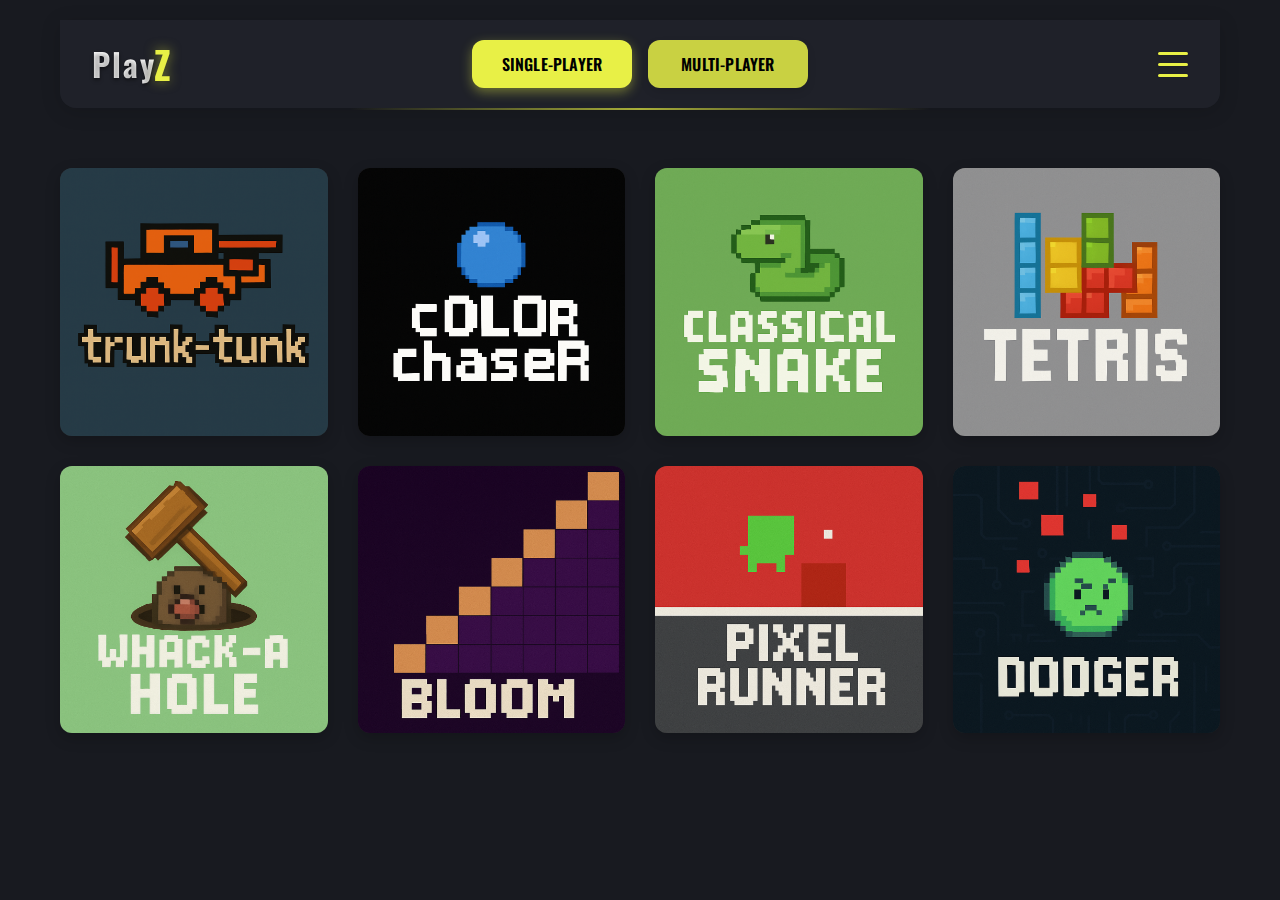
<file: index.html>
<!DOCTYPE html>
<html lang="en">
<head>
    <meta charset="UTF-8">
    <meta name="viewport" content="width=device-width, initial-scale=1.0">
    <title>Playz - Open Source Online Games</title>
    <!-- Preload fonts for faster rendering -->
    <link rel="preload" href="https://fonts.googleapis.com/css2?family=Oswald:wght@400;500;600;700&family=Montserrat:wght@500;600;700&display=swap" as="style" onload="this.onload=null;this.rel='stylesheet'">
    <noscript><link rel="stylesheet" href="https://fonts.googleapis.com/css2?family=Oswald:wght@400;500;600;700&family=Montserrat:wght@500;600;700&display=swap"></noscript>
    <link rel="stylesheet" href="styles.css">
</head>
<body>
    <div class="container">
        <!-- Navigation Header -->
        <header class="nav-container">
            <div class="nav-wrapper">
                <div class="nav-buttons">
                    <div class="left-section">
                        <div class="logo">
                            <h1>Play<span class="highlight">Z</span></h1>
                        </div>
                    </div>
                    <div class="center-section">
                        <button class="nav-btn active" data-type="single">Single-Player</button>
                        <button class="nav-btn" data-type="multi">Multi-Player</button>
                    </div>
                    <div class="right-section">
                        <button class="hamburger" aria-label="Menu">
                            <span></span>
                            <span></span>
                            <span></span>
                        </button>
                    </div>
                </div>
                <div class="nav-indicator"></div>
            </div>
        </header>
    
        <!-- Full Screen Menu -->
        <div class="fullscreen-menu" role="dialog" aria-hidden="true">
            <nav>
                <ul>
                    <li><a href="index.html">Home</a></li>
                    <li><a href="about.html">About Us</a></li>
                </ul>
            </nav>
        </div>

        <!-- Game Grid -->
        <main>
            <div class="game-grid">
                <!-- Games will be populated by JavaScript -->
            </div>
        </main>
    </div>

    <script src="script.js" defer></script>
</body>
</html>
</file>
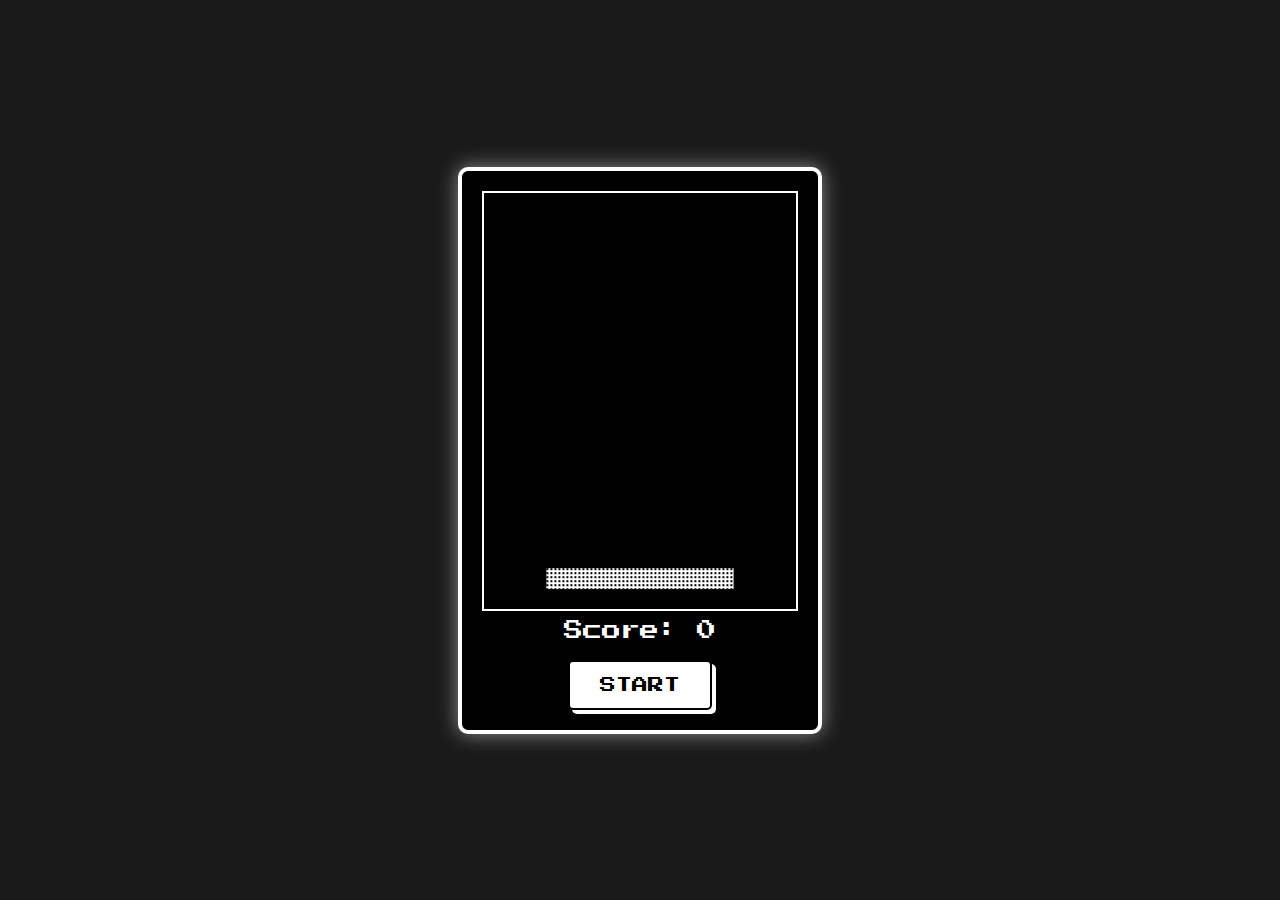
<file: games/balance-block/index.html>
<!DOCTYPE html>
<html lang="en">
<head>
    <meta charset="UTF-8">
    <meta name="viewport" content="width=device-width, initial-scale=1.0">
    <title>Balance Block</title>
    <link href="https://fonts.googleapis.com/css2?family=Press+Start+2P&display=swap" rel="stylesheet">
    <style>
        body {
            margin: 0;
            overflow: hidden; /* Prevent scrollbars */
            display: flex;
            justify-content: center;
            align-items: center;
            min-height: 100vh;
            background-color: #1a1a1a; /* Dark background */
            color: #ffffff; /* White text */
            font-family: 'Press Start 2P', cursive; /* Retro font */
            image-rendering: pixelated; /* Keep pixelated look */
        }

        #game-container {
            display: flex;
            flex-direction: column;
            align-items: center;
            padding: 20px;
            border: 4px solid #ffffff; /* White border */
            box-shadow: 0 0 20px rgba(255, 255, 255, 0.5); /* Glow effect */
            background-color: #000000; /* Black inner background */
            border-radius: 10px; /* Rounded corners */
        }

        canvas {
            background-color: #000000; /* Black canvas background */
            display: block;
            border: 2px solid #ffffff; /* White canvas border */
            box-sizing: border-box; /* Include border in element's total width and height */
        }

        #start-button, #restart-button {
            margin-top: 20px;
            padding: 15px 30px;
            font-family: 'Press Start 2P', cursive;
            font-size: 1em;
            color: #000000; /* Black text */
            background-color: #ffffff; /* White background */
            border: 2px solid #000000; /* Black border */
            border-radius: 5px;
            cursor: pointer;
            box-shadow: 4px 4px 0px #ffffff; /* Pixelated shadow */
            transition: all 0.1s ease;
        }

        #start-button:hover, #restart-button:hover {
            background-color: #cccccc; /* Grey on hover */
            box-shadow: 2px 2px 0px #cccccc;
        }

        #start-button:active, #restart-button:active {
            background-color: #999999; /* Darker grey on active */
            box-shadow: 0px 0px 0px #999999;
            transform: translate(4px, 4px); /* Press effect */
        }

        #score, #game-over {
            margin-top: 10px;
            font-size: 1.2em;
            text-align: center;
        }

        #game-over {
            color: #ff0000; /* Red for game over */
            font-size: 1.5em;
            margin-bottom: 10px;
        }

        /* Responsive adjustments */
        @media (max-width: 600px) {
            #game-container {
                padding: 10px;
                border-width: 2px;
                box-shadow: 0 0 10px rgba(255, 255, 255, 0.3);
            }

            canvas {
                border-width: 1px;
            }

            #start-button, #restart-button {
                padding: 10px 20px;
                font-size: 0.8em;
            }

            #score, #game-over {
                font-size: 1em;
            }

            #game-over {
                font-size: 1.2em;
            }
        }
    </style>
</head>
<body>
    <div id="game-container">
        <div id="game-over" style="display: none;">GAME OVER!</div>
        <canvas id="gameCanvas"></canvas>
        <div id="score">Score: 0</div>
        <button id="start-button">START</button>
        <button id="restart-button" style="display: none;">RESTART</button>
    </div>

    <script>
        const canvas = document.getElementById('gameCanvas');
        const ctx = canvas.getContext('2d');
        const startButton = document.getElementById('start-button');
        const restartButton = document.getElementById('restart-button');
        const scoreDisplay = document.getElementById('score');
        const gameOverDisplay = document.getElementById('game-over');

        // Game variables
        let gameRunning = false;
        let score = 0;
        let platformWidth;
        let platformHeight;
        let platformX;
        let platformY;
        let blockWidth;
        let blockHeight;
        let blockX;
        let blockY;
        let blockSpeed;
        let blocks = []; // Array to hold stacked blocks
        let wind = 0; // Wind effect
        let windChangeInterval = 2000; // Change wind direction/strength every 2 seconds
        let lastWindChangeTime = 0;
        let maxWind = 0.1; // Maximum wind strength
        const MIN_OVERLAP_PERCENT = 0.6; // Minimum required overlap (60%) for stability

        // --- Game Setup ---
        function setupCanvas() {
            // Make canvas responsive
            const container = document.getElementById('game-container');
            const containerWidth = container.offsetWidth - 40; // Subtract padding
            const containerHeight = window.innerHeight * 0.7; // Use 70% of viewport height

            // Maintain aspect ratio (e.g., 3:4)
            let canvasWidth = containerWidth;
            let canvasHeight = (canvasWidth / 3) * 4;

            if (canvasHeight > containerHeight) {
                canvasHeight = containerHeight;
                canvasWidth = (canvasHeight / 4) * 3;
            }

            canvas.width = canvasWidth;
            canvas.height = canvasHeight;

            // Adjust game element sizes based on canvas size
            platformWidth = canvas.width * 0.6;
            platformHeight = canvas.height * 0.05;
            platformX = (canvas.width - platformWidth) / 2;
            platformY = canvas.height - platformHeight - 20;

            blockWidth = platformWidth * 0.4; // Block is 40% of platform width
            blockHeight = platformHeight * 1.5; // Block is taller than platform

            resetGame();
        }

        function resetGame() {
            score = 0;
            scoreDisplay.textContent = `Score: ${score}`;
            blocks = [];
            wind = 0;
            maxWind = 0.1; // Reset max wind
            windChangeInterval = 2000; // Reset wind interval
            blockSpeed = canvas.height * 0.002; // Initial block speed based on canvas height
            gameOverDisplay.style.display = 'none';
            restartButton.style.display = 'none';
            startButton.style.display = 'block'; // Show start button initially

            // Initial block position (starts off-screen)
            blockX = (canvas.width - blockWidth) / 2;
            blockY = -blockHeight; // Start above the canvas
        }

        // --- Drawing Functions ---
        function drawPlatform() {
            ctx.fillStyle = '#ffffff'; // White platform
            ctx.fillRect(platformX, platformY, platformWidth, platformHeight);
        }

        function drawBlock(x, y, width, height) {
            ctx.fillStyle = '#ffffff'; // White blocks
            ctx.fillRect(x, y, width, height);
        }

        function drawStackedBlocks() {
            blocks.forEach(block => {
                drawBlock(block.x, block.y, block.width, block.height);
            });
        }

        function draw() {
            // Clear canvas
            ctx.clearRect(0, 0, canvas.width, canvas.height);

            // Draw game elements
            drawPlatform();
            drawStackedBlocks();
            if (gameRunning) {
                 drawBlock(blockX, blockY, blockWidth, blockHeight); // Draw the falling block
            }


            // Simple pixel art details (dots on platform/blocks)
            ctx.fillStyle = '#000000'; // Black dots
            const dotSize = Math.max(1, Math.floor(platformHeight / 8)); // Dot size based on platform height

            // Dots on platform
            for (let i = 0; i < platformWidth; i += dotSize * 2) {
                 for (let j = 0; j < platformHeight; j += dotSize * 2) {
                     ctx.fillRect(platformX + i, platformY + j, dotSize, dotSize);
                 }
            }

            // Dots on stacked blocks
            blocks.forEach(block => {
                 for (let i = 0; i < block.width; i += dotSize * 2) {
                     for (let j = 0; j < block.height; j += dotSize * 2) {
                         ctx.fillRect(block.x + i, block.y + j, dotSize, dotSize);
                     }
                 }
            });

             // Dots on falling block
             if (gameRunning) {
                 for (let i = 0; i < blockWidth; i += dotSize * 2) {
                     for (let j = 0; j < blockHeight; j += dotSize * 2) {
                         ctx.fillRect(blockX + i, blockY + j, dotSize, dotSize);
                     }
                 }
             }
        }

        // --- Game Logic ---
        function update(deltaTime) {
            if (!gameRunning) return;

            // Apply wind effect to falling block
            blockX += wind * deltaTime * 0.1; // Adjust wind speed multiplier

            // Change wind direction/strength periodically
            const currentTime = performance.now();
            if (currentTime - lastWindChangeTime > windChangeInterval) {
                wind = (Math.random() * maxWind * 2 - maxWind); // Random wind between -maxWind and +maxWind
                lastWindChangeTime = currentTime;
                 // Increase wind variation over time for difficulty
                maxWind += 0.01;
                windChangeInterval = Math.max(1000, windChangeInterval - 50); // Decrease interval
            }


            // Move block down
            blockY += blockSpeed * deltaTime;

            // Check for collision with platform or last stacked block
            let collisionY = platformY;
            let collisionTarget = 'platform';
            let targetX = platformX;
            let targetWidth = platformWidth;

            if (blocks.length > 0) {
                const lastBlock = blocks[blocks.length - 1];
                collisionY = lastBlock.y - blockHeight;
                collisionTarget = 'block';
                targetX = lastBlock.x;
                targetWidth = lastBlock.width;
            }

            if (blockY >= collisionY) {
                // Collision detected - place the block
                blockY = collisionY;

                // --- Balance Logic ---
                // Calculate the overlap between the falling block and the target below
                const overlapStart = Math.max(blockX, targetX);
                const overlapEnd = Math.min(blockX + blockWidth, targetX + targetWidth);
                const overlapAmount = overlapEnd - overlapStart;

                // Check if the overlap is sufficient for stability
                if (overlapAmount >= blockWidth * MIN_OVERLAP_PERCENT) {
                    // Block is successfully placed and stable
                    blocks.push({ x: blockX, y: blockY, width: blockWidth, height: blockHeight });
                    score++;
                    scoreDisplay.textContent = `Score: ${score}`;

                    // Increase difficulty (speed up block drop)
                    blockSpeed += canvas.height * 0.0001; // Small speed increase

                    // Prepare for the next block
                    blockX = (canvas.width - blockWidth) / 2; // Reset X position
                    blockY = -blockHeight; // Start new block from the top
                } else {
                    // Block is placed but the stack is unstable - Game Over
                    gameOver();
                }
            }

            // Check if stack is too high (optional difficulty)
            if (blocks.length > 0 && blocks[0].y < 0) { // Check if the bottom block is above the canvas
                 // Stack reached the top - Game Over
                 gameOver();
            }
        }

        function gameOver() {
            gameRunning = false;
            gameOverDisplay.style.display = 'block';
            restartButton.style.display = 'block';
            startButton.style.display = 'none'; // Hide start button
        }

        // --- Game Loop ---
        let lastTime = 0;
        function gameLoop(currentTime) {
            if (!gameRunning && startButton.style.display === 'none' && restartButton.style.display === 'none') {
                 // If game is not running and neither button is shown, something is wrong, reset.
                 resetGame();
                 draw(); // Initial draw
                 return;
            }

            const deltaTime = currentTime - lastTime;
            lastTime = currentTime;

            update(deltaTime);
            draw();

            if (gameRunning) {
                requestAnimationFrame(gameLoop);
            }
        }

        // --- Event Listeners ---
        startButton.addEventListener('click', () => {
            gameRunning = true;
            startButton.style.display = 'none';
            gameOverDisplay.style.display = 'none';
            restartButton.style.display = 'none';
            lastTime = performance.now(); // Initialize lastTime for the game loop
            gameLoop(lastTime); // Start the game loop
        });

        restartButton.addEventListener('click', () => {
            resetGame();
            gameRunning = true;
            startButton.style.display = 'none';
            gameOverDisplay.style.display = 'none';
            restartButton.style.display = 'none';
            lastTime = performance.now(); // Initialize lastTime for the game loop
            gameLoop(lastTime); // Start the game loop
        });

        // Handle block placement on click/touch
        canvas.addEventListener('click', () => {
            if (gameRunning) {
                // The collision and placement logic is now handled when the block reaches the collisionY
                // We don't need to do anything specific on click for dropping, as it falls automatically.
                // If you wanted a "drop on click" mechanic, you would stop the block's vertical movement here.
                // For this game, the click/touch is not used for dropping, only for potential future interactions.
            }
        });

         // Handle block placement on touch
         canvas.addEventListener('touchstart', (e) => {
             e.preventDefault(); // Prevent default touch behavior (like scrolling)
             if (gameRunning) {
                 // Same as click - touch is not used for dropping in this version.
             }
         });


        // Handle window resizing
        window.addEventListener('resize', setupCanvas);

        // Initial setup
        setupCanvas();
        draw(); // Initial draw of the platform and start button state

    </script>
</body>
</html>
</file>
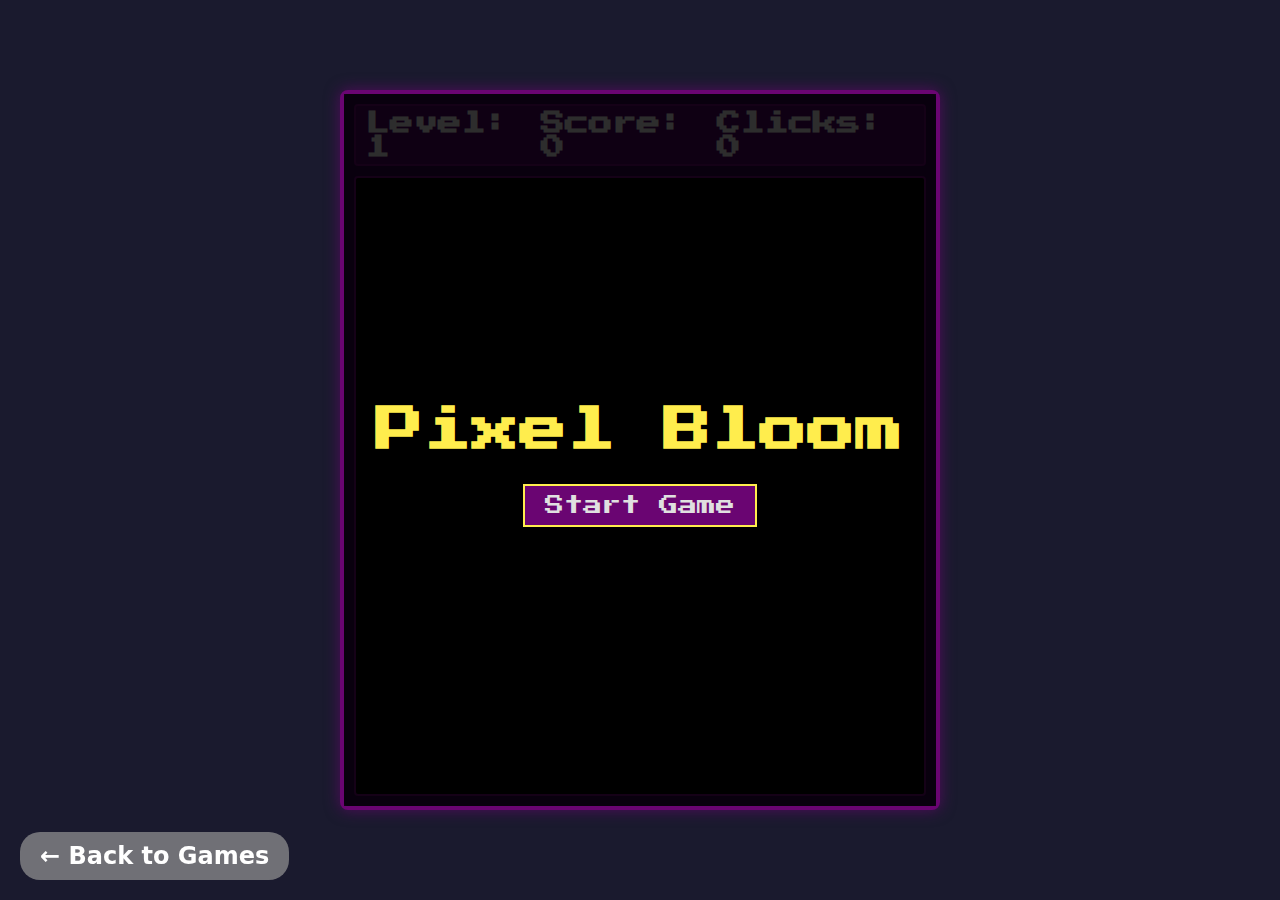
<file: games/bloom/index.html>
<!DOCTYPE html>
<html lang="en">
<head>
    <meta charset="UTF-8">
    <meta name="viewport" content="width=device-width, initial-scale=1.0">
    <title>Pixel Bloom</title>
    <link href="https://fonts.googleapis.com/css2?family=Press+Start+2P&display=swap" rel="stylesheet">

    <style>
        body {
            margin: 0;
            display: flex;
            justify-content: center;
            align-items: center;
            min-height: 100vh;
            background-color: #1a1a2e; /* Dark background */
            font-family: 'Press Start 2P', cursive; /* Pixel font */
            color: #e0e0e0; /* Light text color */
            overflow: hidden; /* Prevent scrollbars */
            image-rendering: pixelated; /* Ensure pixelation */
            -webkit-font-smoothing: none;
            font-size: clamp(0.8rem, 2vw, 1.5rem); /* Responsive font size */
        }

        .game-container {
            display: flex;
            flex-direction: column;
            border: 4px solid #6a0572; /* Pixelated border */
            padding: 10px;
            background-color: #2e0249; /* Slightly lighter */
            box-shadow: 0 0 15px rgba(106, 5, 114, 0.7); /* Glow effect */
            border-radius: 8px; /* Rounded corners */
            box-sizing: border-box;
            width: 95vw; /* Responsive width */
            max-width: 600px; /* Max width */
            aspect-ratio: 1 / 1.2; /* Maintain aspect ratio */
            position: relative; /* Needed for absolute positioning of game screens */
        }

        .ui-panel {
            display: flex;
            justify-content: space-between;
            margin-bottom: 10px;
            padding: 5px 10px;
            background-color: #4a0060;
            border: 2px solid #6a0572;
            border-radius: 4px;
        }

        .level, .score, .clicks { /* Added clicks class */
            font-weight: bold;
        }

        .game-grid {
            display: grid;
            flex-grow: 1; /* Occupy remaining space */
            background-color: #000000;
            border: 2px solid #6a0572;
            border-radius: 4px;
            padding: 5px;
            gap: 2px; /* Gap between pixels */
            /* Grid columns and rows will be set by JS based on GRID_SIZE */
        }

        .pixel {
            background-color: #4a0060; /* Default inactive color */
            border: 1px solid #6a0572; /* Pixel border */
            cursor: pointer;
            image-rendering: pixelated;
            transition: background-color 0.3s, transform 0.3s; /* Smooth transition for bloom */
            box-sizing: border-box; /* Include border in size */
        }

        /* States for blooming */
        .pixel.blooming-1 {
            background-color: #ff4d4d; /* First bloom color (red) */
            transform: scale(1.1); /* Slightly larger */
        }

        .pixel.blooming-2 {
            background-color: #ffed4d; /* Second bloom color (yellow) */
            transform: scale(1.2); /* Larger */
        }

        .pixel.blooming-3 {
            background-color: #00ff00; /* Third bloom color (green) */
            transform: scale(1.3); /* Largest */
        }

        .pixel.cleared {
            background-color: #000000; /* Cleared color (matches grid background) */
            border-color: #000000; /* Hide border */
            cursor: default; /* No pointer on cleared pixels */
            transform: scale(1); /* Reset scale */
            pointer-events: none; /* Prevent clicks on cleared pixels */
        }

        /* Game Over/Level Complete/Start screens */
        .game-screen {
            position: absolute;
            top: 0;
            left: 0;
            width: 100%;
            height: 100%;
            display: flex;
            flex-direction: column;
            justify-content: center;
            align-items: center;
            background-color: rgba(0, 0, 0, 0.8); /* Semi-transparent overlay */
            z-index: 10;
            color: #e0e0e0;
            text-align: center;
        }

        .game-screen.hidden {
            display: none;
        }

        .game-screen h1 {
            font-size: clamp(1.5rem, 5vw, 3rem);
            margin-bottom: 20px;
            color: #ffed4d; /* Yellowish title */
        }

        .game-screen p {
            font-size: clamp(1rem, 3vw, 2rem);
            margin-bottom: 20px;
        }

        button {
            background-color: #6a0572;
            color: #e0e0e0;
            border: 2px solid #ffed4d;
            padding: 10px 20px;
            font-family: 'Press Start 2P', cursive;
            font-size: clamp(0.9rem, 2.5vw, 1.2rem);
            cursor: pointer;
            transition: background-color 0.2s, border-color 0.2s, box-shadow 0.2s;
            image-rendering: pixelated;
            box-shadow: 0 4px 8px rgba(0, 0, 0, 0.3);
            margin-top: 10px; /* Space between buttons */
        }

        button:hover {
            background-color: #8d0697;
            border-color: #ffffff;
            box-shadow: 0 6px 12px rgba(0, 0, 0, 0.5);
        }

        button:active {
            box-shadow: inset 0 2px 4px rgba(0, 0, 0, 0.3);
            transform: translateY(2px);
        }

        button.hidden {
            display: none;
        }

        /* Basic responsiveness for smaller screens */
        @media (max-width: 480px) {
            .game-container {
                padding: 5px;
            }
            .ui-panel {
                margin-bottom: 5px;
                padding: 3px 5px;
            }
            .game-grid {
                padding: 3px;
                gap: 1px;
            }
        }
        .back-button {
        position: fixed;
        bottom: 20px;
        left: 20px;
        background-color: rgba(150, 150, 150, 0.7);
        color: white;
        padding: 10px 20px;
        border-radius: 20px;
        z-index: 9999;
    }
    
    .back-button a {
        color: white;
        text-decoration: none;
        font-family: system-ui, -apple-system, sans-serif;
        font-weight: bold;
        display: flex;
        align-items: center;
    }
    
    .back-button:hover {
        background-color: rgba(150, 150, 150, 0.9);
    }
    </style>
</head>
<body>
    <div class="game-container">
        <div class="ui-panel">
            <div class="level">Level: <span id="level-value">1</span></div>
            <div class="score">Score: <span id="score-value">0</span></div>
            <div class="clicks">Clicks: <span id="clicks-value">0</span></div>
        </div>
        <div id="game-grid" class="game-grid">
            </div>

        <div id="start-screen" class="game-screen">
            <h1>Pixel Bloom</h1>
            <button id="start-button">Start Game</button>
        </div>

        <div id="game-over-screen" class="game-screen hidden">
            <h1 id="game-over-title">Level Complete!</h1>
            <p>Score: <span id="final-score-value">0</span></p>
            <button id="next-level-button">Next Level</button>
            <button id="restart-button" class="hidden">Play Again</button>
        </div>
    </div>

    <script>
        const gameGrid = document.getElementById('game-grid');
        const levelValue = document.getElementById('level-value');
        const scoreValue = document.getElementById('score-value');
        const clicksValue = document.getElementById('clicks-value');
        const startScreen = document.getElementById('start-screen'); // Get start screen element
        const startButton = document.getElementById('start-button'); // Get start button element
        const gameOverScreen = document.getElementById('game-over-screen');
        const finalScoreValue = document.getElementById('final-score-value');
        const nextLevelButton = document.getElementById('next-level-button');
        const restartButton = document.getElementById('restart-button');
        const gameOverTitle = document.getElementById('game-over-title');

        // Game variables
        let currentLevel = 1;
        let score = 0;
        let GRID_SIZE = 8; // Initial grid size (e.g., 8x8)
        let clicksLeft = 0; // Clicks remaining for the level
        const BLOOM_STAGES = 3; // Number of bloom stages/colors
        let bloomDurationPerStage = 150; // ms for each bloom stage transition (will decrease)

        let pixels = []; // Array to hold pixel elements
        let activeBlooms = 0; // Counter for pixels currently blooming

        // --- Game Initialization and Setup ---

        // Creates the grid of pixels dynamically
        function createGrid() {
            gameGrid.innerHTML = '';
            gameGrid.style.gridTemplateColumns = `repeat(${GRID_SIZE}, 1fr)`;
            gameGrid.style.gridTemplateRows = `repeat(${GRID_SIZE}, 1fr)`;

            pixels = []; // Reset pixels array
            for (let i = 0; i < GRID_SIZE * GRID_SIZE; i++) {
                const pixel = document.createElement('div');
                pixel.classList.add('pixel');
                pixel.dataset.index = i; // Store index (0 to GRID_SIZE*GRID_SIZE - 1)
                pixel.dataset.row = Math.floor(i / GRID_SIZE);
                pixel.dataset.col = i % GRID_SIZE;
                pixel.dataset.state = 'idle'; // Initial state
                pixel.addEventListener('click', handlePixelClick);
                gameGrid.appendChild(pixel);
                pixels.push(pixel);
            }
        }

        // Starts a new level or restarts from level 1
        function startGame(level = 1) {
            currentLevel = level;
            levelValue.textContent = currentLevel;

            // Reset score only if starting from level 1
            if (level === 1) {
                score = 0;
            }
            scoreValue.textContent = score;

            // Determine grid size, clicks, and bloom speed based on level
            GRID_SIZE = 8 + Math.floor((currentLevel - 1) / 2); // Increase grid size every 2 levels
            if (GRID_SIZE > 12) GRID_SIZE = 12; // Cap max grid size

            // Calculate clicks allowed: Start low (3-4) and increase gradually
            clicksLeft = Math.max(3, Math.ceil(GRID_SIZE * GRID_SIZE * 0.03 + (currentLevel - 1) * 0.3));
            clicksValue.textContent = clicksLeft; // Update clicks display

            // Calculate bloom duration: Decrease as level increases (faster blooming)
            // Start at 150ms, decrease by 10ms per level, minimum 50ms
            bloomDurationPerStage = Math.max(50, 150 - (currentLevel - 1) * 10);


            createGrid(); // Create the grid for the new level
            startScreen.classList.add('hidden'); // Hide start screen
            gameOverScreen.classList.add('hidden'); // Hide game over screen
            gameOverTitle.textContent = 'Level Complete!'; // Reset title
            nextLevelButton.classList.remove('hidden'); // Show next level button
            restartButton.classList.add('hidden'); // Hide restart button
        }

        // Ends the game (either level complete or game over)
        function endGame(isGameOver = false) {
            gameOverScreen.classList.remove('hidden');
            finalScoreValue.textContent = score;

            if (isGameOver) {
                gameOverTitle.textContent = 'Game Over!';
                nextLevelButton.classList.add('hidden'); // Hide next level button
                restartButton.classList.remove('hidden'); // Show restart button
            } else {
                gameOverTitle.textContent = 'Level Complete!';
                nextLevelButton.classList.remove('hidden'); // Show next level button
                restartButton.classList.add('hidden'); // Hide restart button
            }
        }

        // --- Game Logic ---

        // Handles a click on a pixel
        function handlePixelClick(event) {
            const pixel = event.target;
            const state = pixel.dataset.state;

            // Only interact with idle pixels AND if clicks are available
            if (state === 'idle' && clicksLeft > 0) {
                startBloom(pixel, 1); // Start the bloom sequence from stage 1
                updateScore(10); // Award points for starting a bloom (can adjust)

                clicksLeft--; // Decrement clicks
                clicksValue.textContent = clicksLeft; // Update clicks display

                // The checkWinCondition is called after a bloom finishes,
                // which is where we check for the win/loss state based on clicks and cleared pixels.
            } else if (state === 'idle' && clicksLeft <= 0) {
                 // Optional: Provide feedback that no clicks are left
                 // console.log("No clicks left!");
            }
            // Clicks on blooming or cleared pixels are ignored by this logic
        }

        // Starts the bloom sequence for a pixel
        function startBloom(pixel, stage) {
            // Added check for state again inside setTimeout callback to prevent issues
            // if a pixel was somehow clicked/changed state during the delay
            if (!pixel || (pixel.dataset.state !== 'idle' && !pixel.dataset.state.startsWith('blooming-'))) {
                return; // Only bloom idle pixels or continue blooming sequence
            }

             // If it's the first stage, change state from 'idle'
            if (stage === 1 && pixel.dataset.state === 'idle') {
                pixel.dataset.state = `blooming-${stage}`;
                pixel.classList.remove('idle', 'cleared'); // Clean up previous states
                pixel.classList.add(`blooming-${stage}`);
                activeBlooms++; // Increment active blooms counter ONLY when starting a new bloom
            } else if (pixel.dataset.state.startsWith('blooming-')) {
                 // If already blooming, update to the next stage
                 pixel.dataset.state = `blooming-${stage}`;
                 pixel.classList.remove('blooming-1', 'blooming-2', 'blooming-3');
                 pixel.classList.add(`blooming-${stage}`);
            } else {
                 return; // Should not happen with the checks above, but good practice
            }


            // Schedule the next stage of blooming or clearing using the current bloomDurationPerStage
            setTimeout(() => {
                if (stage < BLOOM_STAGES) {
                    startBloom(pixel, stage + 1); // Move to the next bloom stage
                } else {
                    // Pixel has finished blooming
                    pixel.dataset.state = 'cleared';
                    pixel.classList.remove('blooming-1', 'blooming-2', 'blooming-3');
                    pixel.classList.add('cleared');
                    activeBlooms--; // Decrement active blooms counter

                    // Trigger neighbors to bloom
                    triggerNeighbors(pixel);

                    // Check for win condition after a short delay to allow chain reactions to propagate
                    setTimeout(checkWinCondition, 100);
                }
            }, bloomDurationPerStage); // Use the dynamic bloom duration here
        }

        // Triggers the neighbors of a bloomed pixel
        function triggerNeighbors(pixel) {
            const row = parseInt(pixel.dataset.row);
            const col = parseInt(pixel.dataset.col);

            const neighbors = [
                { r: row - 1, c: col }, // Up
                { r: row + 1, c: col }, // Down
                { r: row, c: col - 1 }, // Left
                { r: row, c: col + 1 }  // Right
            ];

            neighbors.forEach(neighborPos => {
                // Check if neighbor is within grid bounds
                if (neighborPos.r >= 0 && neighborPos.r < GRID_SIZE && neighborPos.c >= 0 && neighborPos.c < GRID_SIZE) {
                    const neighborIndex = neighborPos.r * GRID_SIZE + neighborPos.c;
                    const neighborPixel = pixels[neighborIndex];

                    // If the neighbor is idle, start its bloom sequence from stage 1
                    if (neighborPixel && neighborPixel.dataset.state === 'idle') {
                        startBloom(neighborPixel, 1);
                        updateScore(5); // Award fewer points for triggered blooms
                    }
                }
            });
        }

        // Updates the score display
        function updateScore(points) {
            score += points;
            scoreValue.textContent = score;
        }

        // Checks if all pixels have been cleared and if clicks are exactly 0 for a win
        function checkWinCondition() {
            // Wait until all active bloom animations have finished
            if (activeBlooms > 0) {
                setTimeout(checkWinCondition, 50); // Check again shortly
                return;
            }

            const allCleared = pixels.every(pixel => pixel.dataset.state === 'cleared');

            if (allCleared) {
                // All pixels are cleared. Now check if clicks are exactly 0.
                if (clicksLeft === 0) {
                    endGame(false); // Level complete! (Cleared AND used all clicks)
                } else {
                    // All pixels cleared, but clicks are left over. Game Over!
                    endGame(true); // Game Over! (Cleared but didn't use all clicks)
                }
            } else if (clicksLeft <= 0) {
                // Not all cleared AND no clicks left, it's game over
                endGame(true); // Game Over! (Ran out of clicks before clearing)
            }
            // If not all cleared but clicks are left, game continues
        }

        // --- Event Listeners ---
        startButton.addEventListener('click', () => startGame(1)); // Start from level 1
        nextLevelButton.addEventListener('click', () => startGame(currentLevel + 1)); // Go to next level
        restartButton.addEventListener('click', () => startGame(1)); // Restart from level 1

        // Initial state: Show the start screen when the page loads
        // createGrid(); // No need to create grid until game starts
        // startLevel(1); // No need to start level until game starts
    </script>
    <div class="back-button">
    <a href="../../index.html">← Back to Games</a>
</div>
</body>
</html>
</file>
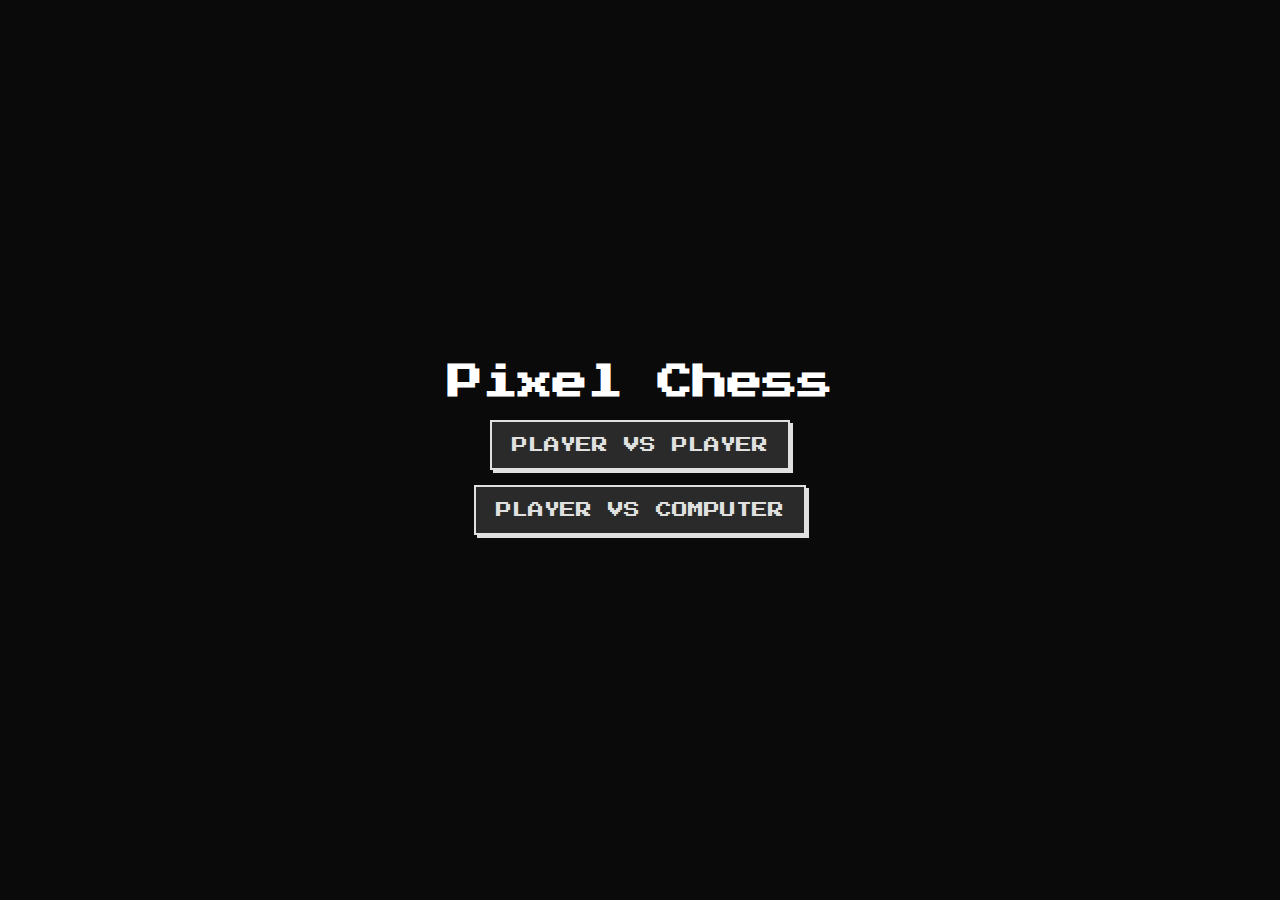
<file: games/chess-retro/index.html>
<!DOCTYPE html>
<html lang="en">
<head>
    <meta charset="UTF-8"> 
    <meta name="viewport" content="width=device-width, initial-scale=1.0">
    <title>Pixel Chess</title>
    <link href="https://fonts.googleapis.com/css2?family=Press+Start+2P&display=swap" rel="stylesheet">
    <style>
        /* Basic Reset */
        * {
            margin: 0;
            padding: 0;
            box-sizing: border-box;
        }

        body {
            font-family: 'Press Start 2P', cursive;
            background-color: #0A0A0A; /* Very dark grey, almost black */
            color: #E0E0E0; /* Light grey/off-white */
            display: flex;
            flex-direction: column;
            align-items: center;
            justify-content: center;
            min-height: 100vh;
            padding: 10px;
            overflow-x: hidden; /* Prevent horizontal scroll */
        }

        .game-container {
            display: flex;
            flex-direction: column;
            align-items: center;
            width: 100%;
            max-width: 500px; /* Max width for larger screens */
        }

        h1 {
            font-size: clamp(1.5rem, 6vw, 2.2rem); 
            margin-bottom: 20px;
            text-align: center;
            color: #FFFFFF;
        }

        /* Start Screen */
        .start-screen {
            display: flex;
            flex-direction: column;
            align-items: center;
            gap: 15px;
        }

        .start-screen button {
            font-family: 'Press Start 2P', cursive;
            font-size: 1rem;
            padding: 15px 20px;
            background-color: #2A2A2A;
            color: #E0E0E0;
            border: 2px solid #E0E0E0;
            box-shadow: 3px 3px 0px #E0E0E0; /* Pixelated shadow */
            cursor: pointer;
            transition: background-color 0.2s, box-shadow 0.2s, transform 0.1s;
            text-transform: uppercase;
        }

        .start-screen button:hover {
            background-color: #4A4A4A;
            box-shadow: 3px 3px 0px #FFFFFF;
        }
        .start-screen button:active {
            transform: translate(2px, 2px);
            box-shadow: 1px 1px 0px #FFFFFF;
        }


        /* Game Screen - initially hidden */
        .game-screen {
            display: none;
            flex-direction: column;
            align-items: center;
            width: 100%;
        }

        .status-bar {
            font-size: 0.9rem;
            margin-bottom: 15px;
            min-height: 20px; /* Ensure space even when empty */
            text-align: center;
        }

        .chessboard {
            display: grid;
            grid-template-columns: repeat(8, 1fr);
            grid-template-rows: repeat(8, 1fr);
            width: 90vw; /* Responsive width */
            max-width: 480px; /* Max size of the board */
            height: 90vw;   /* Responsive height */
            max-height: 480px; /* Max size of the board */
            border: 3px solid #E0E0E0;
            box-shadow: 5px 5px 0px #4A4A4A; /* Pixelated shadow for the board */
            margin-bottom: 20px;
        }

        .square {
            display: flex;
            align-items: center;
            justify-content: center;
            font-size: clamp(20px, 7vw, 40px); /* Responsive piece size */
            cursor: pointer;
            user-select: none; /* Prevent text selection */
        }

        .square.light {
            background-color: #4A4A4A; /* Light squares */
        }

        .square.dark {
            background-color: #2A2A2A; /* Dark squares */
        }

        .square.selected {
            background-color: #707070 !important; /* Highlight for selected piece */
            outline: 2px solid #FFFFFF;
            outline-offset: -2px;
        }

        .square.valid-move::after {
            content: '';
            display: block;
            width: 30%;
            height: 30%;
            background-color: rgba(224, 224, 224, 0.4); /* Light grey with alpha */
            border-radius: 50%; /* Circular indicator for valid moves */
            border: 1px solid #E0E0E0;
        }
        
        .square.capture-move::after {
            content: '';
            display: block;
            width: 70%; /* Larger indicator for capture */
            height: 70%;
            background-color: transparent;
            border-radius: 10%; 
            border: 3px dashed rgba(255, 80, 80, 0.7); /* Red dashed border for capture */
        }


        .piece.white {
            color: #E0E0E0; /* White pieces */
            text-shadow: 1px 1px 0px #0A0A0A, -1px -1px 0px #0A0A0A, 1px -1px 0px #0A0A0A, -1px 1px 0px #0A0A0A; /* Simple outline */
        }

        .piece.black {
            color: #181818; 
            text-shadow: 1px 1px 0px #707070, -1px -1px 0px #707070, 1px -1px 0px #707070, -1px 1px 0px #707070;
        }
        
        .game-controls {
            margin-top: 10px;
        }

        .game-controls button {
            font-family: 'Press Start 2P', cursive;
            font-size: 0.8rem;
            padding: 10px 15px;
            background-color: #2A2A2A;
            color: #E0E0E0;
            border: 2px solid #E0E0E0;
            box-shadow: 2px 2px 0px #E0E0E0;
            cursor: pointer;
            margin: 0 5px;
        }
        .game-controls button:hover {
            background-color: #4A4A4A;
        }
        .game-controls button:active {
            transform: translate(1px, 1px);
            box-shadow: 1px 1px 0px #E0E0E0;
        }

        /* Promotion Modal */
        .promotion-modal {
            display: none; /* Hidden by default */
            position: fixed;
            left: 50%;
            top: 50%;
            transform: translate(-50%, -50%);
            background-color: #1E1E1E;
            padding: 20px;
            border: 3px solid #E0E0E0;
            box-shadow: 5px 5px 0px #4A4A4A;
            z-index: 1000;
            text-align: center;
        }
        .promotion-modal h3 {
            margin-bottom: 15px;
            font-size: 1rem;
        }
        .promotion-options button {
            font-family: 'Press Start 2P', cursive;
            font-size: clamp(1.2rem, 4vw, 1.5rem); 
            padding: 10px;
            margin: 5px;
            background-color: #2A2A2A;
            color: #E0E0E0;
            border: 2px solid #E0E0E0;
            cursor: pointer;
        }
        .promotion-options button:hover {
            background-color: #4A4A4A;
        }

        /* Message Box for alerts */
        .message-box {
            display: none;
            position: fixed;
            left: 50%;
            top: 30%;
            transform: translate(-50%, -50%);
            background-color: #1E1E1E;
            padding: 25px;
            border: 3px solid #E0E0E0;
            box-shadow: 5px 5px 0px #4A4A4A;
            z-index: 1001;
            text-align: center;
            min-width: 250px;
        }
        .message-box p {
            font-size: 0.9rem;
            margin-bottom: 15px;
        }
        .message-box button {
            font-family: 'Press Start 2P', cursive;
            font-size: 0.8rem;
            padding: 10px 15px;
            background-color: #2A2A2A;
            color: #E0E0E0;
            border: 2px solid #E0E0E0;
            cursor: pointer;
        }
        .message-box button:hover {
            background-color: #4A4A4A;
        }


        /* Media query for smaller screens to adjust font sizes and spacing if needed */
        @media (max-width: 380px) {
            .start-screen button {
                font-size: 0.9rem;
                padding: 12px 15px;
            }
            .status-bar {
                font-size: 0.8rem;
            }
            .game-controls button {
                font-size: 0.7rem;
                padding: 8px 10px;
            }
            .chessboard {
                width: 95vw;
                height: 95vw;
            }
            .square {
                 font-size: clamp(18px, 7.5vw, 38px); 
            }
        }

    </style>
</head>
<body>
    <div class="game-container">
        <h1>Pixel Chess</h1>

        <div class="start-screen">
            <button id="vs-player-btn">Player vs Player</button>
            <button id="vs-computer-btn">Player vs Computer</button>
        </div>

        <div class="game-screen">
            <div class="status-bar" id="status-bar">White's Turn</div>
            <div class="chessboard" id="chessboard">
                </div>
            <div class="game-controls">
                <button id="reset-game-btn">Reset Game</button>
                <button id="main-menu-btn">Main Menu</button>
            </div>
        </div>
    </div>

    <div id="promotion-modal" class="promotion-modal">
        <h3>Promote Pawn To:</h3>
        <div class="promotion-options">
            </div>
    </div>

    <div id="message-box" class="message-box">
        <p id="message-text"></p>
        <button id="message-ok-btn">OK</button>
    </div>

    <script>
        // --- DOM Elements ---
        const startScreen = document.querySelector('.start-screen');
        const gameScreen = document.querySelector('.game-screen');
        const vsPlayerBtn = document.getElementById('vs-player-btn');
        const vsComputerBtn = document.getElementById('vs-computer-btn');
        const chessboardDiv = document.getElementById('chessboard');
        const statusBar = document.getElementById('status-bar');
        const resetGameBtn = document.getElementById('reset-game-btn');
        const mainMenuBtn = document.getElementById('main-menu-btn');

        const promotionModal = document.getElementById('promotion-modal');
        const promotionOptions = promotionModal.querySelector('.promotion-options');

        const messageBox = document.getElementById('message-box');
        const messageText = document.getElementById('message-text');
        const messageOkBtn = document.getElementById('message-ok-btn');

        // --- Game State ---
        let board = []; 
        let currentPlayer = 'white'; 
        let gameMode = 'pvp'; 
        let selectedPiece = null; 
        let gameOver = false;
        let whiteKingPosition = { row: 7, col: 4 };
        let blackKingPosition = { row: 0, col: 4 };
        let enPassantTarget = null; 
        let fiftyMoveRuleCounter = 0; 
        let whiteCastlingRights = [true, true]; 
        let blackCastlingRights = [true, true];


        // --- Piece Unicode Representation ---
        const pieces = {
            'K': { white: '♔', black: '♚', type: 'king' },
            'Q': { white: '♕', black: '♛', type: 'queen' },
            'R': { white: '♖', black: '♜', type: 'rook' },
            'B': { white: '♗', black: '♝', type: 'bishop' },
            'N': { white: '♘', black: '♞', type: 'knight' },
            'P': { white: '♙', black: '♟', type: 'pawn' }
        };

        // --- Game Setup ---
        function initializeBoard() {
            board = [
                [{piece: 'R', color: 'black'}, {piece: 'N', color: 'black'}, {piece: 'B', color: 'black'}, {piece: 'Q', color: 'black'}, {piece: 'K', color: 'black'}, {piece: 'B', color: 'black'}, {piece: 'N', color: 'black'}, {piece: 'R', color: 'black'}],
                [{piece: 'P', color: 'black'}, {piece: 'P', color: 'black'}, {piece: 'P', color: 'black'}, {piece: 'P', color: 'black'}, {piece: 'P', color: 'black'}, {piece: 'P', color: 'black'}, {piece: 'P', color: 'black'}, {piece: 'P', color: 'black'}],
                [null, null, null, null, null, null, null, null],
                [null, null, null, null, null, null, null, null],
                [null, null, null, null, null, null, null, null],
                [null, null, null, null, null, null, null, null],
                [{piece: 'P', color: 'white'}, {piece: 'P', color: 'white'}, {piece: 'P', color: 'white'}, {piece: 'P', color: 'white'}, {piece: 'P', color: 'white'}, {piece: 'P', color: 'white'}, {piece: 'P', color: 'white'}, {piece: 'P', color: 'white'}],
                [{piece: 'R', color: 'white'}, {piece: 'N', color: 'white'}, {piece: 'B', color: 'white'}, {piece: 'Q', color: 'white'}, {piece: 'K', color: 'white'}, {piece: 'B', color: 'white'}, {piece: 'N', color: 'white'}, {piece: 'R', color: 'white'}]
            ];
            whiteKingPosition = { row: 7, col: 4 };
            blackKingPosition = { row: 0, col: 4 };
            whiteCastlingRights = [true, true]; 
            blackCastlingRights = [true, true];
            enPassantTarget = null;
            fiftyMoveRuleCounter = 0;
        }
        
        function renderBoard() {
            chessboardDiv.innerHTML = ''; 
            for (let r = 0; r < 8; r++) {
                for (let c = 0; c < 8; c++) {
                    const square = document.createElement('div');
                    square.classList.add('square');
                    square.classList.add((r + c) % 2 === 0 ? 'light' : 'dark');
                    square.dataset.row = r;
                    square.dataset.col = c;

                    const pieceData = board[r][c];
                    if (pieceData) {
                        const pieceSpan = document.createElement('span');
                        pieceSpan.classList.add('piece', pieceData.color);
                        pieceSpan.textContent = pieces[pieceData.piece][pieceData.color];
                        square.appendChild(pieceSpan);
                    }
                    square.addEventListener('click', () => handleSquareClick(r, c));
                    chessboardDiv.appendChild(square);
                }
            }
            // updateStatus is called after renderBoard in functions like makeMove, startGame, etc.
            // to ensure the board is drawn before the status reflecting the new state is shown.
        }

        // --- UI Interaction ---
        vsPlayerBtn.addEventListener('click', () => startGame('pvp'));
        vsComputerBtn.addEventListener('click', () => startGame('pvc'));
        
        resetGameBtn.addEventListener('click', () => {
            startGame(gameMode); 
        });

        mainMenuBtn.addEventListener('click', () => {
            gameScreen.style.display = 'none';
            startScreen.style.display = 'flex';
            promotionModal.style.display = 'none'; 
            messageBox.style.display = 'none';
            gameOver = true; 
        });

        messageOkBtn.addEventListener('click', () => {
            messageBox.style.display = 'none';
        });

        function showMessage(msg) {
            messageText.textContent = msg;
            messageBox.style.display = 'block';
        }

        function startGame(mode) {
            gameMode = mode;
            currentPlayer = 'white';
            gameOver = false;
            selectedPiece = null;
            
            initializeBoard(); 
            renderBoard(); // Render the board first
            
            startScreen.style.display = 'none';
            gameScreen.style.display = 'flex';
            promotionModal.style.display = 'none'; 
            messageBox.style.display = 'none';   
            
            updateStatus(); // Then update the status
            
            // AI logic for starting as black is not standard, white always starts.
        }

        function updateStatus() {
            if (gameOver) return;
            let statusText = `${currentPlayer.charAt(0).toUpperCase() + currentPlayer.slice(1)}'s Turn`;
            if (isKingInCheck(currentPlayer)) {
                statusText += " - Check!";
            }
            statusBar.textContent = statusText;
        }
        
        function handleSquareClick(row, col) {
            if (gameOver) return;
            if (promotionModal.style.display === 'block') return; 

            const clickedSquarePiece = board[row][col];

            if (selectedPiece) {
                const { piece, sRow, sCol } = selectedPiece;
                const validMoves = getValidMoves(piece.piece, piece.color, sRow, sCol, true); 
                
                const isMoveValid = validMoves.some(move => move.row === row && move.col === col);

                if (isMoveValid) {
                    makeMove(sRow, sCol, row, col, piece); // This will render and then switch player/update status
                    // AI move is triggered after makeMove completes and if it's AI's turn
                } else if (clickedSquarePiece && clickedSquarePiece.color === currentPlayer) {
                    selectPiece(clickedSquarePiece, row, col);
                } else {
                    deselectPiece();
                }
            } else if (clickedSquarePiece && clickedSquarePiece.color === currentPlayer) {
                selectPiece(clickedSquarePiece, row, col);
            }
        }

        function selectPiece(pieceData, row, col) {
            deselectPiece(); 
            selectedPiece = { piece: pieceData, sRow: row, sCol: col };
            const squareDiv = chessboardDiv.querySelector(`.square[data-row='${row}'][data-col='${col}']`);
            if (squareDiv) squareDiv.classList.add('selected');
            highlightValidMoves(pieceData.piece, pieceData.color, row, col, true); 
        }

        function deselectPiece() {
            if (selectedPiece) {
                const { sRow, sCol } = selectedPiece;
                const squareDiv = chessboardDiv.querySelector(`.square[data-row='${sRow}'][data-col='${sCol}']`);
                if (squareDiv) squareDiv.classList.remove('selected');
            }
            selectedPiece = null;
            document.querySelectorAll('.square.valid-move, .square.capture-move').forEach(sq => {
                sq.classList.remove('valid-move');
                sq.classList.remove('capture-move');
            });
        }
        
        function highlightValidMoves(pieceType, color, r, c, checkSelfCheck = true) {
            const moves = getValidMoves(pieceType, color, r, c, checkSelfCheck);
            moves.forEach(move => {
                const squareDiv = chessboardDiv.querySelector(`.square[data-row='${move.row}'][data-col='${move.col}']`);
                if (squareDiv) {
                    if (board[move.row][move.col]) { 
                        squareDiv.classList.add('capture-move');
                    } else {
                        squareDiv.classList.add('valid-move');
                    }
                }
            });
        }

        function makeMove(startRow, startCol, endRow, endCol, pieceToMove, promotionPieceType = null) {
            const capturedPiece = board[endRow][endCol];
            
            if (pieceToMove.piece === 'P' || capturedPiece) {
                fiftyMoveRuleCounter = 0;
            } else {
                fiftyMoveRuleCounter++;
            }

            if (pieceToMove.piece === 'P' && enPassantTarget && endRow === enPassantTarget.row && endCol === enPassantTarget.col) {
                const capturedPawnRow = currentPlayer === 'white' ? endRow + 1 : endRow - 1;
                board[capturedPawnRow][endCol] = null; 
            }
            
            enPassantTarget = null; 
            if (pieceToMove.piece === 'P' && Math.abs(startRow - endRow) === 2) {
                 enPassantTarget = { row: (startRow + endRow) / 2, col: startCol, forPlayer: currentPlayer === 'white' ? 'black' : 'white' };
            }

            board[endRow][endCol] = { ...pieceToMove }; 
            board[startRow][startCol] = null;

            if (pieceToMove.piece === 'K') {
                if (pieceToMove.color === 'white') {
                    whiteKingPosition = { row: endRow, col: endCol };
                    whiteCastlingRights = [false, false]; 
                } else {
                    blackKingPosition = { row: endRow, col: endCol };
                    blackCastlingRights = [false, false];
                }
                if (Math.abs(startCol - endCol) === 2) { 
                    const rookStartCol = endCol > startCol ? 7 : 0; 
                    const rookEndCol = endCol > startCol ? endCol - 1 : endCol + 1;
                    const rook = board[endRow][rookStartCol]; 
                    board[endRow][rookEndCol] = rook;
                    board[endRow][rookStartCol] = null;
                }
            }
            
            if (pieceToMove.piece === 'R') {
                const rRow = pieceToMove.color === 'white' ? 7 : 0;
                if (startRow === rRow) {
                    if (startCol === 0) pieceToMove.color === 'white' ? (whiteCastlingRights[1] = false) : (blackCastlingRights[1] = false);
                    if (startCol === 7) pieceToMove.color === 'white' ? (whiteCastlingRights[0] = false) : (blackCastlingRights[0] = false);
                }
            }
            if (capturedPiece && capturedPiece.piece === 'R') {
                const rRow = capturedPiece.color === 'white' ? 7 : 0;
                 if (endRow === rRow) {
                    if (endCol === 0) capturedPiece.color === 'white' ? (whiteCastlingRights[1] = false) : (blackCastlingRights[1] = false);
                    if (endCol === 7) capturedPiece.color === 'white' ? (whiteCastlingRights[0] = false) : (blackCastlingRights[0] = false);
                }
            }

            // Handle Pawn Promotion
            if (pieceToMove.piece === 'P' && ((pieceToMove.color === 'white' && endRow === 0) || (pieceToMove.color === 'black' && endRow === 7))) {
                deselectPiece(); // Deselect before showing modal or proceeding
                renderBoard();   // Render the board to show the pawn on the promotion square

                if (promotionPieceType) { // AI or pre-selected promotion
                    board[endRow][endCol].piece = promotionPieceType;
                    switchPlayerAndCheckEnd(); 
                } else if (gameMode === 'pvc' && currentPlayer === 'black') { // AI needs to promote
                     board[endRow][endCol].piece = 'Q'; 
                     switchPlayerAndCheckEnd();
                } else { // Human player needs to choose
                    showPromotionModal(endRow, endCol, pieceToMove.color);
                    return; // Stop further processing until promotion is chosen
                }
            } else {
                // Normal move (not a promotion that needs a modal)
                deselectPiece();
                renderBoard(); 
                switchPlayerAndCheckEnd(); // This also calls updateStatus and checkGameEnd
            }
        }
        
        function switchPlayerAndCheckEnd() {
            currentPlayer = (currentPlayer === 'white') ? 'black' : 'white';
            updateStatus(); 
            checkGameEndConditions();

            // If it's now AI's turn (Player vs Computer mode, current player is black, game not over)
            if (gameMode === 'pvc' && currentPlayer === 'black' && !gameOver) {
                statusBar.textContent = "Computer is thinking..."; // Show thinking message
                // Use requestAnimationFrame to ensure "Computer is thinking..." renders before AI calculation
                requestAnimationFrame(() => {
                    setTimeout(computerMove, 600); // AI makes its move after a delay
                });
            }
        }

        function showPromotionModal(row, col, color) {
            promotionModal.style.display = 'block';
            promotionOptions.innerHTML = ''; 

            ['Q', 'R', 'B', 'N'].forEach(pType => {
                const button = document.createElement('button');
                button.dataset.piece = pType;
                button.textContent = pieces[pType][color]; 
                button.onclick = () => {
                    board[row][col].piece = pType; 
                    promotionModal.style.display = 'none';
                    renderBoard(); // Render with the new piece
                    switchPlayerAndCheckEnd(); // Then switch player and check game state
                };
                promotionOptions.appendChild(button);
            });
        }

        function getValidMoves(pieceType, color, r, c, checkSelfCheck = true) {
            let moves = [];
            const opponentColor = color === 'white' ? 'black' : 'white';

            switch (pieceType) {
                case 'P': 
                    const direction = color === 'white' ? -1 : 1;
                    const startRowPawn = color === 'white' ? 6 : 1;

                    if (r + direction >= 0 && r + direction < 8 && !board[r + direction][c]) {
                        moves.push({ row: r + direction, col: c });
                        if (r === startRowPawn && !board[r + 2 * direction][c]) {
                            moves.push({ row: r + 2 * direction, col: c });
                        }
                    }
                    [-1, 1].forEach(dc => {
                        if (c + dc >= 0 && c + dc < 8 && r + direction >=0 && r+direction < 8) {
                            const target = board[r + direction][c + dc];
                            if (target && target.color === opponentColor) {
                                moves.push({ row: r + direction, col: c + dc });
                            }
                            if (enPassantTarget && enPassantTarget.row === r + direction && enPassantTarget.col === c + dc && enPassantTarget.forPlayer === color) {
                                moves.push({ row: r + direction, col: c + dc, enPassant: true });
                            }
                        }
                    });
                    break;
                case 'R': 
                case 'Q': 
                    const rookDirections = [[-1, 0], [1, 0], [0, -1], [0, 1]];
                    rookDirections.forEach(([dr, dc]) => {
                        for (let i = 1; i < 8; i++) {
                            const nr = r + dr * i;
                            const nc = c + dc * i;
                            if (nr < 0 || nr >= 8 || nc < 0 || nc >= 8) break;
                            if (board[nr][nc]) {
                                if (board[nr][nc].color === opponentColor) moves.push({ row: nr, col: nc });
                                break;
                            }
                            moves.push({ row: nr, col: nc });
                        }
                    });
                    if (pieceType === 'R') break; 
                case 'B': 
                    const bishopDirections = [[-1, -1], [-1, 1], [1, -1], [1, 1]];
                     bishopDirections.forEach(([dr, dc]) => {
                        for (let i = 1; i < 8; i++) {
                            const nr = r + dr * i;
                            const nc = c + dc * i;
                            if (nr < 0 || nr >= 8 || nc < 0 || nc >= 8) break;
                            if (board[nr][nc]) {
                                if (board[nr][nc].color === opponentColor) moves.push({ row: nr, col: nc });
                                break;
                            }
                            moves.push({ row: nr, col: nc });
                        }
                    });
                    break;
                case 'N': 
                    const knightMoves = [
                        [-2, -1], [-2, 1], [-1, -2], [-1, 2],
                        [1, -2], [1, 2], [2, -1], [2, 1]
                    ];
                    knightMoves.forEach(([dr, dc]) => {
                        const nr = r + dr;
                        const nc = c + dc;
                        if (nr >= 0 && nr < 8 && nc >= 0 && nc < 8) {
                            if (!board[nr][nc] || board[nr][nc].color === opponentColor) {
                                moves.push({ row: nr, col: nc });
                            }
                        }
                    });
                    break;
                case 'K': 
                    const kingMoves = [
                        [-1, -1], [-1, 0], [-1, 1], [0, -1],
                        [0, 1], [1, -1], [1, 0], [1, 1]
                    ];
                    kingMoves.forEach(([dr, dc]) => {
                        const nr = r + dr;
                        const nc = c + dc;
                        if (nr >= 0 && nr < 8 && nc >= 0 && nc < 8) {
                            if (!board[nr][nc] || board[nr][nc].color === opponentColor) {
                                moves.push({ row: nr, col: nc });
                            }
                        }
                    });
                    
                    const castlingRts = color === 'white' ? whiteCastlingRights : blackCastlingRights;
                    const kingR = color === 'white' ? 7 : 0;

                    if (castlingRts[0] && !board[kingR][c+1] && !board[kingR][c+2] && 
                        board[kingR][c+3]?.piece === 'R' && board[kingR][c+3]?.color === color) { 
                         if (!isSquareAttacked(kingR, c, opponentColor) && 
                             !isSquareAttacked(kingR, c+1, opponentColor) && 
                             !isSquareAttacked(kingR, c+2, opponentColor)) {
                            moves.push({ row: kingR, col: c + 2, castling: 'kingside' });
                        }
                    }
                    if (castlingRts[1] && !board[kingR][c-1] && !board[kingR][c-2] && !board[kingR][c-3] &&
                        board[kingR][c-4]?.piece === 'R' && board[kingR][c-4]?.color === color) {
                         if (!isSquareAttacked(kingR, c, opponentColor) && 
                             !isSquareAttacked(kingR, c-1, opponentColor) && 
                             !isSquareAttacked(kingR, c-2, opponentColor)) {
                           moves.push({ row: kingR, col: c - 2, castling: 'queenside' });
                        }
                    }
                    break;
            }

            if (checkSelfCheck) {
                moves = moves.filter(move => {
                    const originalPieceAtTarget = board[move.row][move.col];
                    const originalPieceAtSource = board[r][c]; 
                    
                    board[move.row][move.col] = { piece: pieceType, color: color }; 
                    board[r][c] = null; 

                    let tempKingPos;
                    if (pieceType === 'K') {
                        tempKingPos = { row: move.row, col: move.col };
                    } else {
                        tempKingPos = (color === 'white') ? whiteKingPosition : blackKingPosition;
                    }
                    
                    const selfInCheck = isKingInCheck(color, tempKingPos.row, tempKingPos.col);

                    board[r][c] = originalPieceAtSource;
                    board[move.row][move.col] = originalPieceAtTarget;
                    
                    return !selfInCheck;
                });
            }
            return moves;
        }

        function isSquareAttacked(r, c, attackerColor) {
            const defenderColor = attackerColor === 'white' ? 'black' : 'white';
            
            const pawnDir = attackerColor === 'white' ? 1 : -1; 
            if (r - pawnDir >= 0 && r - pawnDir < 8) {
                if (c - 1 >= 0 && board[r - pawnDir][c - 1]?.piece === 'P' && board[r - pawnDir][c - 1]?.color === attackerColor) return true;
                if (c + 1 < 8 && board[r - pawnDir][c + 1]?.piece === 'P' && board[r - pawnDir][c + 1]?.color === attackerColor) return true;
            }

            const knightDeltas = [[-2, -1], [-2, 1], [-1, -2], [-1, 2], [1, -2], [1, 2], [2, -1], [2, 1]];
            for (const [dr, dc] of knightDeltas) {
                const nr = r + dr;
                const nc = c + dc;
                if (nr >= 0 && nr < 8 && nc >= 0 && nc < 8 && board[nr][nc]?.piece === 'N' && board[nr][nc]?.color === attackerColor) return true;
            }

            const slideDirs = [
                [-1, 0], [1, 0], [0, -1], [0, 1], 
                [-1, -1], [-1, 1], [1, -1], [1, 1]  
            ];
            for (const [dr, dc] of slideDirs) {
                for (let i = 1; i < 8; i++) {
                    const nr = r + dr * i;
                    const nc = c + dc * i;
                    if (nr < 0 || nr >= 8 || nc < 0 || nc >= 8) break;
                    const pieceAtSq = board[nr][nc];
                    if (pieceAtSq) {
                        if (pieceAtSq.color === attackerColor) {
                            if (pieceAtSq.piece === 'Q') return true;
                            if (pieceAtSq.piece === 'R' && (dr === 0 || dc === 0)) return true; 
                            if (pieceAtSq.piece === 'B' && (dr !== 0 && dc !== 0)) return true; 
                        }
                        break; 
                    }
                }
            }
            
            const kingDeltas = [[-1, -1], [-1, 0], [-1, 1], [0, -1], [0, 1], [1, -1], [1, 0], [1, 1]];
            for (const [dr, dc] of kingDeltas) {
                const nr = r + dr;
                const nc = c + dc;
                if (nr >= 0 && nr < 8 && nc >= 0 && nc < 8 && board[nr][nc]?.piece === 'K' && board[nr][nc]?.color === attackerColor) return true;
            }
            return false;
        }

        function isKingInCheck(playerColor, kingR, kingC) {
            let r, c;
            if (kingR !== undefined && kingC !== undefined) { 
                r = kingR; c = kingC;
            } else { 
                const kingPos = playerColor === 'white' ? whiteKingPosition : blackKingPosition;
                r = kingPos.row; c = kingPos.col;
            }
            const opponentColor = playerColor === 'white' ? 'black' : 'white';
            return isSquareAttacked(r, c, opponentColor);
        }

        function checkGameEndConditions() {
            const playerToMove = currentPlayer; 
            const opponent = playerToMove === 'white' ? 'black' : 'white';
            let hasAnyValidMoves = false;

            for (let r_idx = 0; r_idx < 8; r_idx++) {
                for (let c_idx = 0; c_idx < 8; c_idx++) {
                    const pieceData = board[r_idx][c_idx];
                    if (pieceData && pieceData.color === playerToMove) {
                        const validMoves = getValidMoves(pieceData.piece, pieceData.color, r_idx, c_idx, true); 
                        if (validMoves.length > 0) {
                            hasAnyValidMoves = true;
                            break;
                        }
                    }
                }
                if (hasAnyValidMoves) break;
            }

            const kingIsCurrentlyInCheck = isKingInCheck(playerToMove);

            if (!hasAnyValidMoves) {
                gameOver = true;
                if (kingIsCurrentlyInCheck) {
                    statusBar.textContent = `Checkmate! ${opponent.charAt(0).toUpperCase() + opponent.slice(1)} wins!`;
                    showMessage(`Checkmate! ${opponent.charAt(0).toUpperCase() + opponent.slice(1)} wins!`);
                } else {
                    statusBar.textContent = "Stalemate! It's a draw.";
                    showMessage("Stalemate! It's a draw.");
                }
            } else if (fiftyMoveRuleCounter >= 100) { 
                gameOver = true;
                statusBar.textContent = "Draw by 50-move rule!";
                showMessage("Draw by 50-move rule!");
            }
        }

        function computerMove() {
            if (gameOver || currentPlayer !== 'black' || gameMode !== 'pvc') return;

            let allPossibleMoves = [];
            for (let r = 0; r < 8; r++) {
                for (let c = 0; c < 8; c++) {
                    const pieceData = board[r][c];
                    if (pieceData && pieceData.color === 'black') { 
                        const validMoves = getValidMoves(pieceData.piece, pieceData.color, r, c, true); 
                        validMoves.forEach(move => {
                            allPossibleMoves.push({
                                startRow: r, startCol: c,
                                endRow: move.row, endCol: move.col,
                                piece: pieceData,
                            });
                        });
                    }
                }
            }

            if (allPossibleMoves.length === 0) {
                return; // Should be caught by checkGameEndConditions
            }
            
            const pieceValues = { 'P': 1, 'N': 3, 'B': 3, 'R': 5, 'Q': 9, 'K': 100 }; 

            allPossibleMoves.forEach(move => {
                move.score = 0;
                const targetCell = board[move.endRow][move.endCol];
                if (targetCell && targetCell.color === 'white') { 
                    move.score += pieceValues[targetCell.piece] || 1; 
                }
                move.score += Math.random() * 0.1; // Small random factor
            });

            allPossibleMoves.sort((a, b) => b.score - a.score); 

            let bestMove = allPossibleMoves[0];

            if (bestMove) {
                let promotionChoiceAI = null;
                if (bestMove.piece.piece === 'P' && bestMove.endRow === 7) { 
                    promotionChoiceAI = 'Q'; 
                }
                // makeMove will handle render, status update, and player switch
                makeMove(bestMove.startRow, bestMove.startCol, bestMove.endRow, bestMove.endCol, bestMove.piece, promotionChoiceAI);
            }
        }
    </script>
</body>
</html>
</file>
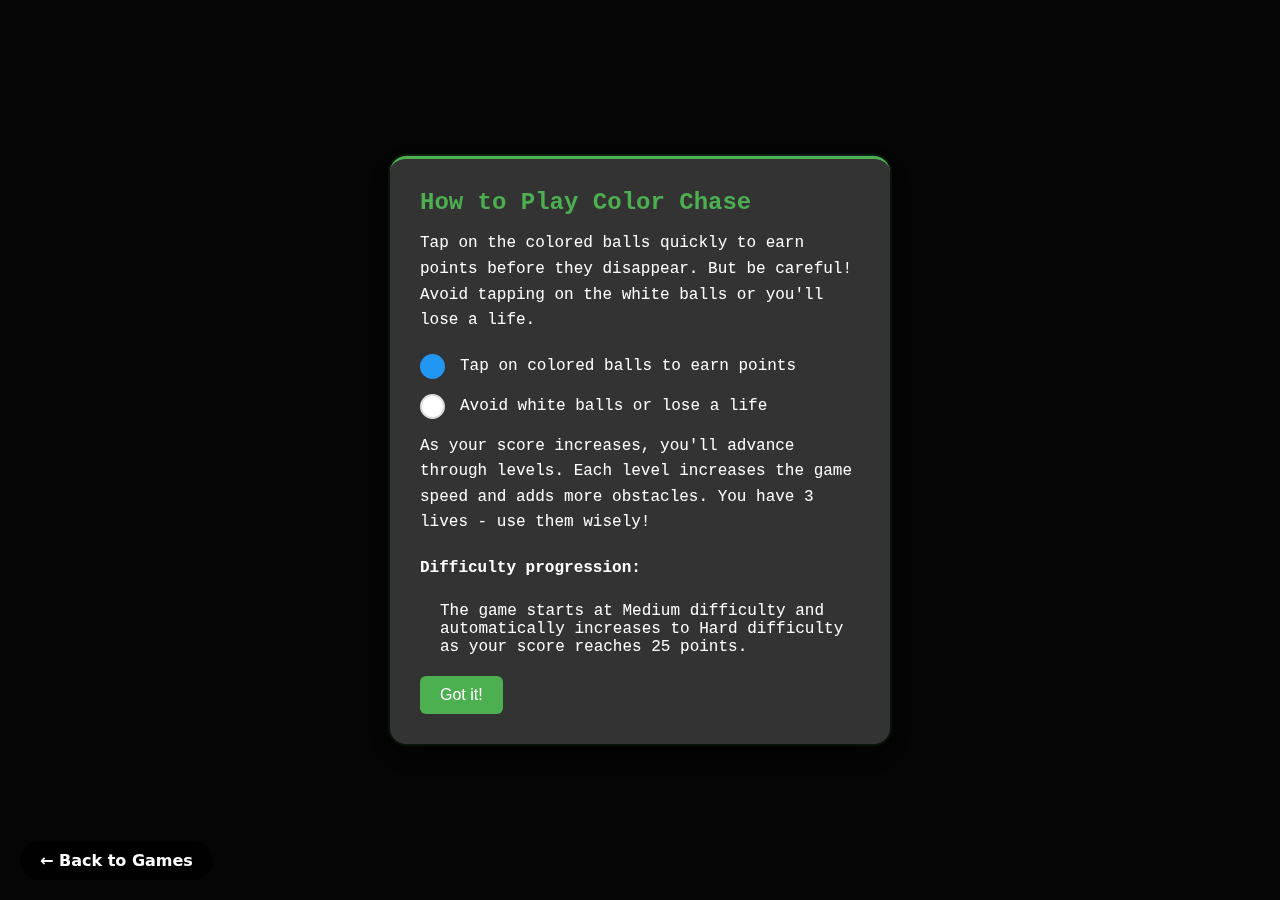
<file: games/color-chaser/index.html>
<!DOCTYPE html>
<html lang="en">
<head>
    <meta charset="UTF-8">
    <meta name="viewport" content="width=device-width, initial-scale=1.0">
    <title>Color Chase</title>
    <style>
        :root {
            --primary-color: #4CAF50;
            --background-color: #1a1a1a;
            --game-background: #222;
            --text-color: #ffffff;
            --danger-color: #FF5252;
        }

        * {
            box-sizing: border-box;
            margin: 0;
            padding: 0;
        }

        body {
            display: flex;
            flex-direction: column;
            align-items: center;
            justify-content: center;
            min-height: 100vh;
            margin: 0;
            background: var(--background-color);
            font-family: 'Courier New', monospace;
            overflow: hidden;
            padding: 20px;
        }

        .game-wrapper {
            width: 100%;
            max-width: 500px;
            display: flex;
            flex-direction: column;
            align-items: center;
            gap: 0;
            background: rgba(30, 30, 30, 0.9);
            border-radius: 20px;
            padding: 20px;
            box-shadow: 0 10px 30px rgba(0, 0, 0, 0.5), 
                        0 0 0 2px rgba(76, 175, 80, 0.1);
            position: relative;
            overflow: hidden;
        }

        .game-wrapper::before {
            content: "";
            position: absolute;
            top: 0;
            left: 0;
            right: 0;
            height: 3px;
            background: linear-gradient(to right, var(--primary-color), #2196F3);
            border-radius: 3px;
        }

        .stats-container {
            display: flex;
            justify-content: space-between;
            width: 100%;
            max-width: 400px;
            background: rgba(255, 255, 255, 0.05);
            padding: 15px 25px;
            border-radius: 12px;
            backdrop-filter: blur(10px);
            box-shadow: inset 0 0 10px rgba(0, 0, 0, 0.2);
            margin-bottom: 20px;
        }

        .stat {
            color: var(--text-color);
            font-size: clamp(16px, 4vw, 24px);
            display: flex;
            flex-direction: column;
            align-items: center;
            gap: 5px;
        }

        .stat-label {
            font-size: 0.8em;
            opacity: 0.8;
        }

        .game-container {
            position: relative;
            width: 100%;
            max-width: 400px;
            aspect-ratio: 1;
            border-radius: 16px;
            background: var(--game-background);
            background-image: 
                radial-gradient(circle at 10% 20%, rgba(100, 255, 100, 0.05) 0%, rgba(0, 0, 0, 0) 20%),
                radial-gradient(circle at 90% 80%, rgba(33, 150, 243, 0.05) 0%, rgba(0, 0, 0, 0) 20%);
            box-shadow: 0 8px 32px rgba(0, 0, 0, 0.2), 
                        inset 0 0 30px rgba(0, 0, 0, 0.3);
            overflow: hidden;
            border: 1px solid rgba(255, 255, 255, 0.1);
        }

        .target {
            position: absolute;
            width: clamp(30px, 8vw, 40px);
            height: clamp(30px, 8vw, 40px);
            border-radius: 50%;
            cursor: pointer;
            transition: transform 0.2s;
            animation: fadeOut 3s linear forwards;
            box-shadow: 0 2px 8px rgba(0, 0, 0, 0.2);
        }

        .target:hover {
            transform: scale(1.1);
        }

        .target::after {
            content: "";
            position: absolute;
            top: 20%;
            left: 20%;
            width: 20%;
            height: 20%;
            background-color: rgba(255, 255, 255, 0.8);
            border-radius: 50%;
            pointer-events: none;
        }

        .obstacle {
            background-color: white !important;
            border: 2px solid #ddd;
            box-shadow: 0 2px 15px rgba(255, 255, 255, 0.3);
        }
        
        .obstacle::after {
            background-color: rgba(0, 0, 0, 0.1);
        }

        .lives-container {
            display: flex;
            gap: 8px;
            margin-top: 5px;
        }

        .life {
            width: 15px;
            height: 15px;
            background-color: var(--danger-color);
            border-radius: 50%;
            display: inline-block;
        }

        .life.lost {
            opacity: 0.3;
        }

        @keyframes fadeOut {
            from { opacity: 1; }
            to { opacity: 0; }
        }

        .resume-button {
            position: absolute;
            top: 50%;
            left: 50%;
            transform: translate(-50%, -50%);
            width: 80px;
            height: 80px;
            background-color: rgba(0, 0, 0, 0.7);
            border-radius: 50%;
            display: flex;
            justify-content: center;
            align-items: center;
            cursor: pointer;
            z-index: 5;
            border: 2px solid var(--primary-color);
            box-shadow: 0 0 20px rgba(76, 175, 80, 0.4);
            transition: all 0.3s ease;
        }

        .resume-button:hover {
            transform: translate(-50%, -50%) scale(1.05);
            box-shadow: 0 0 25px rgba(76, 175, 80, 0.6);
        }

        .resume-button:active {
            transform: translate(-50%, -50%) scale(0.95);
        }

        .play-icon {
            width: 0;
            height: 0;
            border-style: solid;
            border-width: 20px 0 20px 30px;
            border-color: transparent transparent transparent var(--primary-color);
            margin-left: 5px;
        }

        .resume-button.inactive {
            display: none;
        }

        .how-to-play {
            position: absolute;
            top: 20px;
            right: 20px;
            background: transparent;
            border: none;
            color: var(--text-color);
            font-size: 14px;
            cursor: pointer;
            opacity: 0.7;
            transition: opacity 0.2s;
            display: flex;
            align-items: center;
            gap: 5px;
        }

        .how-to-play:hover {
            opacity: 1;
        }

        .difficulty-indicator {
            position: absolute;
            top: 20px;
            left: 20px;
            background: transparent;
            color: var(--text-color);
            font-size: 14px;
            opacity: 0.7;
        }

        .modal {
            position: fixed;
            top: 0;
            left: 0;
            width: 100%;
            height: 100%;
            background: rgba(0, 0, 0, 0.8);
            display: flex;
            align-items: center;
            justify-content: center;
            z-index: 100;
            opacity: 0;
            pointer-events: none;
            transition: opacity 0.3s ease;
        }

        .modal.active {
            opacity: 1;
            pointer-events: all;
        }

        .modal-content {
            background: #333;
            padding: 30px;
            border-radius: 16px;
            max-width: 500px;
            width: 90%;
            color: var(--text-color);
            box-shadow: 0 10px 30px rgba(0, 0, 0, 0.3),
                        0 0 0 2px rgba(76, 175, 80, 0.1);
            border-top: 3px solid var(--primary-color);
            font-family: 'Courier New', monospace;
        }

        .modal-title {
            font-size: 24px;
            margin-bottom: 15px;
            color: var(--primary-color);
        }

        .modal-text {
            margin-bottom: 20px;
            line-height: 1.6;
        }

        .modal-btn {
            padding: 10px 20px;
            background: var(--primary-color);
            color: white;
            border: none;
            border-radius: 6px;
            font-size: 16px;
            cursor: pointer;
            transition: all 0.2s ease;
        }

        .modal-btn:hover {
            background: #3d9140;
        }

        .ball-example {
            display: flex;
            align-items: center;
            margin: 15px 0;
            gap: 15px;
        }

        .example-ball {
            width: 25px;
            height: 25px;
            border-radius: 50%;
            display: inline-block;
        }

        .color-ball {
            background: #2196F3;
        }

        .white-ball {
            background: white;
            border: 2px solid #ddd;
        }

        .level-display {
            color: var(--text-color);
            font-size: 18px;
            margin-top: 10px;
        }
        
        .difficulty-level {
            color: var(--primary-color);
            font-weight: bold;
        }
        
        .progress-bar {
            width: 80%;
            height: 6px;
            background: rgba(255, 255, 255, 0.1);
            border-radius: 3px;
            overflow: hidden;
            margin-top: 15px;
        }
        
        .progress-fill {
            height: 100%;
            background: linear-gradient(to right, var(--primary-color), #2196F3);
            width: 0%;
            transition: width 0.3s ease;
        }
        
        .pulsing {
            animation: pulse 1.5s infinite;
        }
        
        @keyframes pulse {
            0% { transform: scale(1); opacity: 1; }
            50% { transform: scale(1.05); opacity: 0.9; }
            100% { transform: scale(1); opacity: 1; }
        }

        @media (max-width: 480px) {
            .game-wrapper {
                gap: 15px;
            }
            
            .stats-container {
                padding: 10px 15px;
            }

            .difficulty-btn {
                padding: 6px 12px;
                font-size: 14px;
            }

            .resume-button {
                width: 60px;
                height: 60px;
            }
            
            .play-icon {
                border-width: 15px 0 15px 25px;
            }
        }

        @media (hover: none) {
            .target:active {
                transform: scale(0.95);
            }
        }
    </style>
</head>
<body>
    <div class="game-wrapper">
        <div class="stats-container">
            <div class="stat">
                <span class="stat-label">SCORE</span>
                <span id="scoreValue">0</span>
            </div>
            <div class="stat">
                <span class="stat-label">LEVEL</span>
                <span id="levelValue">1</span>
            </div>
            <div class="stat">
                <span class="stat-label">BEST</span>
                <span id="highScore">0</span>
                <div class="lives-container" id="livesContainer"></div>
            </div>
        </div>
        <div class="game-container" id="gameContainer">
            <span class="difficulty-indicator">Difficulty: <span id="difficultyDisplay" class="difficulty-level">Medium</span></span>
            <button class="how-to-play" id="instructionsButton">
                <svg width="16" height="16" viewBox="0 0 24 24" fill="none" stroke="currentColor" stroke-width="2">
                    <circle cx="12" cy="12" r="10"></circle>
                    <path d="M9.09 9a3 3 0 0 1 5.83 1c0 2-3 3-3 3"></path>
                    <line x1="12" y1="17" x2="12.01" y2="17"></line>
                </svg>
                How to Play
            </button>
            <div class="resume-button" id="resumeButton">
                <div class="play-icon"></div>
            </div>
        </div>
        <div class="progress-bar">
            <div class="progress-fill" id="progressBar"></div>
        </div>
    </div>

    <!-- Instructions Modal -->
    <div class="modal" id="instructionsModal">
        <div class="modal-content">
            <h2 class="modal-title">How to Play Color Chase</h2>
            <p class="modal-text">Tap on the colored balls quickly to earn points before they disappear. But be careful! Avoid tapping on the white balls or you'll lose a life.</p>
            
            <div class="ball-example">
                <div class="example-ball color-ball"></div>
                <span>Tap on colored balls to earn points</span>
            </div>
            
            <div class="ball-example">
                <div class="example-ball white-ball"></div>
                <span>Avoid white balls or lose a life</span>
            </div>
            
            <p class="modal-text">As your score increases, you'll advance through levels. Each level increases the game speed and adds more obstacles. You have 3 lives - use them wisely!</p>
            
            <p class="modal-text"><strong>Difficulty progression:</strong></p>
            <p style="margin-left: 20px; margin-bottom: 20px;">
                The game starts at Medium difficulty and automatically increases to Hard difficulty as your score reaches 25 points.
            </p>
            
            <button class="modal-btn" id="closeInstructionsBtn">Got it!</button>
        </div>
    </div>

    <!-- Game Over Modal -->
    <div class="modal" id="gameOverModal">
        <div class="modal-content">
            <h2 class="modal-title">Game Over!</h2>
            <p class="modal-text">Your final score: <span id="finalScore">0</span></p>
            <p class="modal-text">Highest level reached: <span id="finalLevel">1</span></p>
            <button class="modal-btn" id="playAgainBtn">Play Again</button>
        </div>
    </div>

    <script>
        const game = {
            score: 0,
            highScore: localStorage.getItem('highScore') ? parseInt(localStorage.getItem('highScore')) : 0,
            level: 1,
            lives: 3,
            gameInterval: null,
            obstacleInterval: null,
            audioContext: null,
            isPlaying: false,
            isPaused: false,
            difficulty: 'medium',
            difficultyThresholds: {
                medium: 0,  // Start at medium
                hard: 25    // Switch to hard at 25 points
            },
            difficultySettings: {
                medium: {
                    targetInterval: 1000,
                    obstacleInterval: 2000,
                    obstacleChance: 0.4,
                    fadeOutTime: 2.5
                },
                hard: {
                    targetInterval: 800,
                    obstacleInterval: 1500,
                    obstacleChance: 0.5,
                    fadeOutTime: 2
                }
            },
            
            initAudio: function() {
                try {
                    this.audioContext = new (window.AudioContext || window.webkitAudioContext)();
                } catch (e) {
                    console.log('Audio context not supported');
                }
            },

            // Play different sounds based on type and frequency
            playSound: function(type, frequency) {
                if (!this.audioContext) return;
                
                try {
                    const oscillator = this.audioContext.createOscillator();
                    const gainNode = this.audioContext.createGain();
                    
                    if (type === 'score') {
                        oscillator.type = 'sine';
                        oscillator.frequency.setValueAtTime(frequency, this.audioContext.currentTime);
                        gainNode.gain.setValueAtTime(0.3, this.audioContext.currentTime);
                        gainNode.gain.exponentialRampToValueAtTime(0.01, this.audioContext.currentTime + 0.5);
                    } else if (type === 'obstacle') {
                        oscillator.type = 'sawtooth';
                        oscillator.frequency.setValueAtTime(220, this.audioContext.currentTime);
                        gainNode.gain.setValueAtTime(0.3, this.audioContext.currentTime);
                        gainNode.gain.exponentialRampToValueAtTime(0.01, this.audioContext.currentTime + 0.3);
                    } else if (type === 'levelUp') {
                        oscillator.type = 'square';
                        oscillator.frequency.setValueAtTime(440, this.audioContext.currentTime);
                        gainNode.gain.setValueAtTime(0.3, this.audioContext.currentTime);
                        
                        setTimeout(() => {
                            oscillator.frequency.setValueAtTime(660, this.audioContext.currentTime);
                        }, 100);
                        
                        setTimeout(() => {
                            oscillator.frequency.setValueAtTime(880, this.audioContext.currentTime);
                        }, 200);
                        
                        gainNode.gain.exponentialRampToValueAtTime(0.01, this.audioContext.currentTime + 0.7);
                    }
                    
                    oscillator.connect(gainNode);
                    gainNode.connect(this.audioContext.destination);
                    
                    oscillator.start();
                    
                    if (type === 'levelUp') {
                        oscillator.stop(this.audioContext.currentTime + 0.7);
                    } else if (type === 'obstacle') {
                        oscillator.stop(this.audioContext.currentTime + 0.3);
                    } else {
                        oscillator.stop(this.audioContext.currentTime + 0.5);
                    }
                } catch (e) {
                    console.log('Error playing sound');
                }
            },

            // Create a target (colored ball to tap)
            createTarget: function() {
                if (!this.isPlaying || this.isPaused) return;
                
                const colors = [
                    '#FF5252', '#4CAF50', '#2196F3', '#FFC107', '#9C27B0',
                    '#FF4081', '#00BCD4', '#FF9800', '#8BC34A', '#3F51B5'
                ];
                const target = document.createElement('div');
                const gameContainer = document.getElementById('gameContainer');
                const color = colors[Math.floor(Math.random() * colors.length)];
                
                const size = Math.max(30, Math.min(40, gameContainer.offsetWidth * 0.1));
                target.className = 'target';
                target.dataset.type = 'target';
                target.style.backgroundColor = color;
                target.style.width = `${size}px`;
                target.style.height = `${size}px`;
                
                const maxX = gameContainer.offsetWidth - size;
                const maxY = gameContainer.offsetHeight - size;
                target.style.left = Math.random() * maxX + 'px';
                target.style.top = Math.random() * maxY + 'px';
                
                // Set animation duration based on difficulty and level
                const settings = this.difficultySettings[this.difficulty];
                const fadeOutTime = Math.max(0.8, settings.fadeOutTime - ((this.level - 1) * 0.1));
                target.style.animationDuration = `${fadeOutTime}s`;
                
                target.addEventListener('click', () => {
                    if (this.isPaused) return;
                    
                    this.score += 1;
                    document.getElementById('scoreValue').textContent = this.score;
                    
                    // Check for level up
                    const newLevel = Math.floor(this.score / 10) + 1;
                    if (newLevel > this.level) {
                        this.level = newLevel;
                        document.getElementById('levelValue').textContent = this.level;
                        this.playSound('levelUp', 440);
                        this.updateGameSpeed();
                        
                        // Visual feedback for level up
                        const levelValue = document.getElementById('levelValue');
                        levelValue.classList.add('pulsing');
                        setTimeout(() => {
                            levelValue.classList.remove('pulsing');
                        }, 2000);
                    }
                    
                    if (this.score > this.highScore) {
                        this.highScore = this.score;
                        document.getElementById('highScore').textContent = this.highScore;
                        localStorage.setItem('highScore', this.highScore);
                    }
                    
                    // Update difficulty based on score
                    this.updateDifficulty();
                    
                    gameContainer.removeChild(target);
                    this.playSound('score', 440 + this.score * 10);
                });
                
                target.addEventListener('animationend', () => {
                    if (target.parentElement) {
                        gameContainer.removeChild(target);
                    }
                });
                
                gameContainer.appendChild(target);
            },
            
            // Create an obstacle (white ball that shouldn't be tapped)
            createObstacle: function() {
                if (!this.isPlaying || this.isPaused) return;
                
                // Check obstacle chance based on difficulty
                const settings = this.difficultySettings[this.difficulty];
                const shouldCreateObstacle = Math.random() < settings.obstacleChance + ((this.level - 1) * 0.05);
                
                if (!shouldCreateObstacle) return;
                
                const obstacle = document.createElement('div');
                const gameContainer = document.getElementById('gameContainer');
                
                const size = Math.max(30, Math.min(40, gameContainer.offsetWidth * 0.1));
                obstacle.className = 'target obstacle';
                obstacle.dataset.type = 'obstacle';
                obstacle.style.width = `${size}px`;
                obstacle.style.height = `${size}px`;
                
                const maxX = gameContainer.offsetWidth - size;
                const maxY = gameContainer.offsetHeight - size;
                obstacle.style.left = Math.random() * maxX + 'px';
                obstacle.style.top = Math.random() * maxY + 'px';
                
                // Set animation duration based on difficulty and level
                const fadeOutTime = Math.max(1, settings.fadeOutTime + 0.5 - ((this.level - 1) * 0.1));
                obstacle.style.animationDuration = `${fadeOutTime}s`;
                
                obstacle.addEventListener('click', () => {
                    if (this.isPaused) return;
                    
                    this.loseLife();
                    gameContainer.removeChild(obstacle);
                    this.playSound('obstacle', 220);
                });
                
                obstacle.addEventListener('animationend', () => {
                    if (obstacle.parentElement) {
                        gameContainer.removeChild(obstacle);
                    }
                });
                
                gameContainer.appendChild(obstacle);
            },
            
            // Lose a life when tapping a white ball
            loseLife: function() {
                this.lives -= 1;
                this.updateLivesDisplay();
                
                if (this.lives <= 0) {
                    this.gameOver();
                }
            },
            
            // Update the lives display
            updateLivesDisplay: function() {
                const livesContainer = document.getElementById('livesContainer');
                livesContainer.innerHTML = '';
                
                for (let i = 0; i < 3; i++) {
                    const lifeElement = document.createElement('div');
                    lifeElement.className = i < this.lives ? 'life' : 'life lost';
                    livesContainer.appendChild(lifeElement);
                }
            },
            
            // Update game speed based on level and difficulty
            updateGameSpeed: function() {
                if (this.gameInterval) {
                    clearInterval(this.gameInterval);
                }
                
                if (this.obstacleInterval) {
                    clearInterval(this.obstacleInterval);
                }
                
                const settings = this.difficultySettings[this.difficulty];
                const targetSpeed = Math.max(300, settings.targetInterval - ((this.level - 1) * 50));
                const obstacleSpeed = Math.max(500, settings.obstacleInterval - ((this.level - 1) * 100));
                
                this.gameInterval = setInterval(() => {
                    this.createTarget();
                }, targetSpeed);
                
                this.obstacleInterval = setInterval(() => {
                    this.createObstacle();
                }, obstacleSpeed);
            },

            toggleGame: function() {
                if (!this.isPlaying) {
                    this.startGame();
                } else if (this.isPaused) {
                    this.resumeGame();
                } else {
                    this.pauseGame();
                }
            },

            startGame: function() {
                if (!this.audioContext) {
                    this.initAudio();
                }
                
                this.isPlaying = true;
                this.isPaused = false;
                this.score = 0;
                this.level = 1;
                this.lives = 3;
                this.difficulty = 'medium';
                
                document.getElementById('scoreValue').textContent = this.score;
                document.getElementById('levelValue').textContent = this.level;
                document.getElementById('highScore').textContent = this.highScore;
                document.getElementById('difficultyDisplay').textContent = 'Medium';
                document.getElementById('progressBar').style.width = '0%';
                
                const resumeButton = document.getElementById('resumeButton');
                resumeButton.classList.add('inactive');
                
                this.updateLivesDisplay();
                this.updateGameSpeed();
            },

            pauseGame: function() {
                this.isPaused = true;
                if (this.gameInterval) {
                    clearInterval(this.gameInterval);
                }
                if (this.obstacleInterval) {
                    clearInterval(this.obstacleInterval);
                }
                
                const targets = document.querySelectorAll('.target');
                targets.forEach(target => {
                    target.style.animationPlayState = 'paused';
                });
                
                document.getElementById('resumeButton').classList.remove('inactive');
            },

            resumeGame: function() {
                this.isPaused = false;
                const targets = document.querySelectorAll('.target');
                targets.forEach(target => {
                    target.style.animationPlayState = 'running';
                });
                
                document.getElementById('resumeButton').classList.add('inactive');
                this.updateGameSpeed();
            },

            // Stop the game
            stopGame: function() {
                if (this.gameInterval) {
                    clearInterval(this.gameInterval);
                }
                
                if (this.obstacleInterval) {
                    clearInterval(this.obstacleInterval);
                }
                
                // Clear all targets and obstacles
                const gameContainer = document.getElementById('gameContainer');
                const targets = document.querySelectorAll('.target');
                targets.forEach(target => {
                    if (target.parentElement) {
                        gameContainer.removeChild(target);
                    }
                });
                
                this.isPlaying = false;
                document.getElementById('resumeButton').classList.remove('inactive');
            },
            
            // Game over
            gameOver: function() {
                this.stopGame();
                
                document.getElementById('finalScore').textContent = this.score;
                document.getElementById('finalLevel').textContent = this.level;
                
                const gameOverModal = document.getElementById('gameOverModal');
                gameOverModal.classList.add('active');
            },
            
            // Update difficulty based on score
            updateDifficulty: function() {
                let newDifficulty = 'medium';
                let progressPercent = 0;
                
                if (this.score >= this.difficultyThresholds.hard) {
                    newDifficulty = 'hard';
                    progressPercent = 100;
                } else {
                    // Calculate progress toward hard difficulty
                    progressPercent = Math.min(100, (this.score / this.difficultyThresholds.hard) * 100);
                }
                
                // Update progress bar
                document.getElementById('progressBar').style.width = `${progressPercent}%`;
                
                if (this.difficulty !== newDifficulty) {
                    this.difficulty = newDifficulty;
                    document.getElementById('difficultyDisplay').textContent = 
                        newDifficulty.charAt(0).toUpperCase() + newDifficulty.slice(1);
                    
                    // Apply visual feedback
                    const difficultyDisplay = document.getElementById('difficultyDisplay');
                    difficultyDisplay.classList.add('pulsing');
                    setTimeout(() => {
                        difficultyDisplay.classList.remove('pulsing');
                    }, 2000);
                    
                    // Play special sound for difficulty change
                    if (this.isPlaying) {
                        this.playSound('levelUp', 660);
                        this.updateGameSpeed();
                    }
                }
            }
        };

        // Initialize high score from local storage
        document.getElementById('highScore').textContent = game.highScore;

        // Event Listeners
        document.getElementById('resumeButton').addEventListener('click', () => {
            game.toggleGame();
        });

        document.addEventListener('visibilitychange', () => {
            if (document.hidden && game.isPlaying && !game.isPaused) {
                game.pauseGame();
            }
        });

        // Instructions modal functionality
        const instructionsModal = document.getElementById('instructionsModal');
        const instructionsButton = document.getElementById('instructionsButton');
        const closeInstructionsBtn = document.getElementById('closeInstructionsBtn');

        instructionsButton.addEventListener('click', () => {
            instructionsModal.classList.add('active');
            if (game.isPlaying && !game.isPaused) {
                game.pauseGame();
            }
        });

        closeInstructionsBtn.addEventListener('click', () => {
            instructionsModal.classList.remove('active');
        });

        // Game over modal functionality
        const gameOverModal = document.getElementById('gameOverModal');
        const playAgainBtn = document.getElementById('playAgainBtn');

        playAgainBtn.addEventListener('click', () => {
            gameOverModal.classList.remove('active');
            game.startGame();
        });

        // Initialize lives display
        game.updateLivesDisplay();

        // Start the game when the page loads
        window.addEventListener('load', () => {
            // Show instructions modal on first visit
            if (!localStorage.getItem('instructionsShown')) {
                instructionsModal.classList.add('active');
                localStorage.setItem('instructionsShown', true);
            }
            // Don't start game automatically - make resume button visible
            document.getElementById('resumeButton').classList.remove('inactive');
        });

        // Handle keyboard events
        document.addEventListener('keydown', (e) => {
            // Space bar or Enter to pause/resume
            if (e.code === 'Space' || e.code === 'Enter') {
                if (game.isPlaying) {
                    game.toggleGame();
                } else if (document.getElementById('gameOverModal').classList.contains('active')) {
                    gameOverModal.classList.remove('active');
                    game.startGame();
                } else if (document.getElementById('instructionsModal').classList.contains('active')) {
                    instructionsModal.classList.remove('active');
                    if (!game.isPlaying) {
                        game.startGame();
                    }
                }
            }
        });

        // Make sure game is properly sized on window resize
        window.addEventListener('resize', () => {
            if (game.isPlaying && !game.isPaused) {
                // Adjust position of existing targets if window is resized
                const gameContainer = document.getElementById('gameContainer');
                const targets = document.querySelectorAll('.target');
                
                targets.forEach(target => {
                    const maxX = gameContainer.offsetWidth - target.offsetWidth;
                    const maxY = gameContainer.offsetHeight - target.offsetHeight;
                    
                    const currentX = parseInt(target.style.left);
                    const currentY = parseInt(target.style.top);
                    
                    if (currentX > maxX) {
                        target.style.left = maxX + 'px';
                    }
                    
                    if (currentY > maxY) {
                        target.style.top = maxY + 'px';
                    }
                });
            }
        });
</script>
<style>
    .back-button {
        position: fixed;
        bottom: 20px;
        left: 20px;
        background-color: rgba(0, 0, 0, 0.7);
        color: white;
        padding: 10px 20px;
        border-radius: 20px;
        z-index: 9999;
    }
    .back-button a {
        color: white;
        text-decoration: none;
        font-family: system-ui, -apple-system, sans-serif;
        font-weight: bold;
        display: flex;
        align-items: center;
    }
    .back-button:hover {
        background-color: rgba(0, 0, 0, 0.9);
    }
</style>
<div class="back-button">
    <a href="../../index.html">← Back to Games</a>
</div>
</body>
</html>
</file>
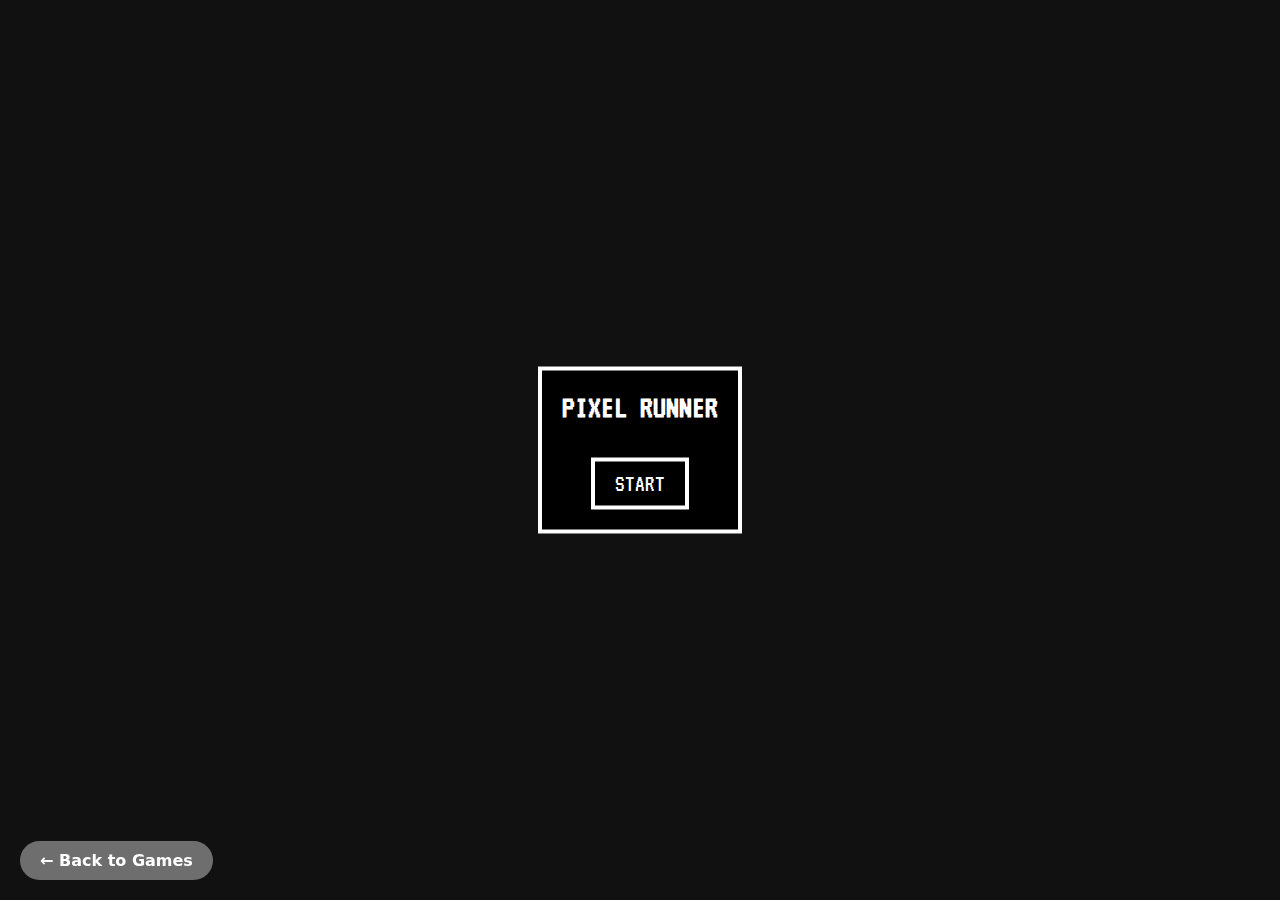
<file: games/pixel-runner/index.html>
<!DOCTYPE html>
<html lang="en">
<head>
    <meta charset="UTF-8">
    <meta name="viewport" content="width=device-width, initial-scale=1.0">
    <title>Minimalist Pixel Runner</title>
    <link href="https://fonts.googleapis.com/css2?family=VT323&display=swap" rel="stylesheet">
    <style>
        body {
            display: flex;
            justify-content: center;
            align-items: center;
            min-height: 100vh;
            background-color: #111;
            margin: 0;
            overflow: hidden;
            font-family: 'VT323', monospace;
            color: #fff;
            image-rendering: pixelated;
        }

        #game-container {
            position: relative;
            width: 90%;
            max-width: 800px;
            aspect-ratio: 16 / 9;
            border: 4px solid #fff;
            overflow: hidden;
            background-color: #000;
            box-shadow: 0 0 10px rgba(255,255,255,0.5);
            display: none;
        }

        #game-canvas {
            display: block;
            width: 100%;
            height: 100%;
            image-rendering: pixelated;
        }

        #score {
            position: absolute;
            top: 10px;
            left: 10px;
            font-size: 24px;
            z-index: 10;
            font-family: 'VT323', monospace;
        }

        #start-screen, #game-over {
            position: absolute;
            top: 50%;
            left: 50%;
            transform: translate(-50%, -50%);
            text-align: center;
            font-size: 24px;
            z-index: 20;
            background-color: #000;
            padding: 20px;
            border: 4px solid #fff;
        }
        
        #start-screen {
            display: block;
        }
        
        #game-over {
            display: none;
        }

        #start-screen h1, #game-over h1 {
            margin-top: 0;
            margin-bottom: 20px;
            font-size: 32px;
        }

        button {
            font-family: 'VT323', monospace;
            padding: 10px 20px;
            font-size: 24px;
            cursor: pointer;
            background-color: #000;
            color: #fff;
            border: 4px solid #fff;
            margin-top: 15px;
            transition: all 0.2s ease;
        }

        button:hover {
            background-color: #fff;
            color: #000;
        }

        button:active {
            transform: scale(0.95);
        }

        @media (max-width: 768px) {
            #score {
                font-size: 18px;
            }
            
            #start-screen, #game-over {
                font-size: 18px;
                padding: 15px;
            }
            
            button {
                padding: 8px 16px;
                font-size: 18px;
            }
        }
          .back-button {
        position: fixed;
        bottom: 20px;
        left: 20px;
        background-color: rgba(150, 150, 150, 0.7);
        color: white;
        padding: 10px 20px;
        border-radius: 20px;
        z-index: 9999;
    }
    
    .back-button a {
        color: white;
        text-decoration: none;
        font-family: system-ui, -apple-system, sans-serif;
        font-weight: bold;
        display: flex;
        align-items: center;
    }
    
    .back-button:hover {
        background-color: rgba(150, 150, 150, 0.9);
    }
    </style>
</head>
<body>
    <div id="start-screen">
        <h1>PIXEL RUNNER</h1>
        <button id="start-button">START</button>
    </div>

    <div id="game-container">
        <div id="score">0000</div>
        <canvas id="game-canvas"></canvas>
        <div id="game-over">
            <h1>GAME OVER</h1>
            <div id="final-score">0000</div>
            <button id="restart-button">RETRY</button>
        </div>
    </div>

    <script>
        // Global references
        const canvas = document.getElementById('game-canvas');
        const ctx = canvas.getContext('2d');
        const scoreDisplay = document.getElementById('score');
        const finalScoreDisplay = document.getElementById('final-score');
        const startScreen = document.getElementById('start-screen');
        const gameOverDisplay = document.getElementById('game-over');
        const startButton = document.getElementById('start-button');
        const restartButton = document.getElementById('restart-button');
        const gameContainer = document.getElementById('game-container');

        // Game variables
        let gameState = 'start';
        let gameSpeed = 4;
        let initialGameSpeed = 4;
        let speedIncreaseRate = 0.0005;
        let score = 0;
        let highScore = 0;
        let isJumping = false;
        let gravity = 0.4;
        let obstacleTimer = 0;
        let obstacleInterval = 120;
        let minObstacleInterval = 60;
        let obstacleIntervalDecreaseRate = 0.5;
        let obstacles = [];
        let groundParticles = [];
        let isMobile = window.innerWidth <= 768;
        let pixelSize = isMobile ? 4 : 6;
        let frameCount = 0;
        let animationFrame = 0;

        // Colors
        const COLORS = {
            background: '#222222',
            ground: '#444444',
            character: '#00FF00',
            obstacle: '#FF0000',
            score: '#FFFFFF',
            particles: ['#666666', '#888888', '#AAAAAA']
        };

        // Character properties
        const character = {
            x: 50,
            y: 0,
            width: pixelSize * 4,
            height: pixelSize * 6,
            velocityY: 0
        };

        // Obstacle properties
        const obstacleTypes = [
            {
                width: pixelSize * 3,
                height: pixelSize * 6,
                color: COLORS.obstacle
            },
            {
                width: pixelSize * 5,
                height: pixelSize * 3,
                color: COLORS.obstacle
            }
        ];

        // Adjust character position based on ground height
        function setInitialPosition() {
            const groundHeight = Math.floor(canvas.height * 0.2);
            character.y = canvas.height - groundHeight - character.height;
        }

        // Resize canvas and adjust positions
        function resizeCanvas() {
            canvas.width = gameContainer.offsetWidth;
            canvas.height = gameContainer.offsetHeight;
            
            isMobile = window.innerWidth <= 768;
            pixelSize = isMobile ? 4 : 6;
            
            character.width = pixelSize * 4;
            character.height = pixelSize * 6;
            
            setInitialPosition();
        }

        window.addEventListener('resize', resizeCanvas);

        // Draw character
        function drawCharacter() {
            ctx.fillStyle = COLORS.character;
            
            // Simple animation based on jumping and movement
            if (isJumping) {
                // Jumping pose - compact
                ctx.fillRect(character.x, character.y + pixelSize, pixelSize * 4, pixelSize * 5);
            } else {
                // Running animation
                if (Math.floor(frameCount / 8) % 2 === 0) {
                    // Frame 1
                    ctx.fillRect(character.x, character.y, pixelSize * 4, pixelSize * 4);
                    ctx.fillRect(character.x + pixelSize, character.y + pixelSize * 4, pixelSize * 2, pixelSize * 2);
                } else {
                    // Frame 2
                    ctx.fillRect(character.x, character.y + pixelSize, pixelSize * 4, pixelSize * 4);
                    ctx.fillRect(character.x + pixelSize, character.y + pixelSize * 5, pixelSize * 2, pixelSize);
                }
            }
        }

        // Draw obstacle
        function drawObstacle(obstacle) {
            ctx.fillStyle = obstacle.color;
            ctx.fillRect(obstacle.x, obstacle.y, obstacle.width, obstacle.height);
        }

        // Draw ground particles
        function createGroundParticles() {
            const groundHeight = Math.floor(canvas.height * 0.2);
            const groundY = canvas.height - groundHeight;
            
            for (let i = 0; i < 3; i++) {
                groundParticles.push({
                    x: canvas.width,
                    y: groundY + Math.random() * groundHeight * 0.8,
                    size: Math.floor(Math.random() * 3) * pixelSize + pixelSize,
                    speed: gameSpeed * (0.2 + Math.random() * 0.3),
                    color: COLORS.particles[Math.floor(Math.random() * COLORS.particles.length)]
                });
            }
        }

        // Update and draw ground particles
        function updateGroundParticles() {
            for (let i = groundParticles.length - 1; i >= 0; i--) {
                const particle = groundParticles[i];
                particle.x -= particle.speed;
                
                // Draw particle
                ctx.fillStyle = particle.color;
                ctx.fillRect(particle.x, particle.y, particle.size, particle.size);
                
                // Remove off-screen particles
                if (particle.x + particle.size < 0) {
                    groundParticles.splice(i, 1);
                }
            }
            
            // Add new particles occasionally
            if (frameCount % 15 === 0) {
                createGroundParticles();
            }
        }

        // Draw background
        function drawBackground() {
            // Draw sky
            ctx.fillStyle = COLORS.background;
            ctx.fillRect(0, 0, canvas.width, canvas.height);
            
            // Draw ground
            const groundHeight = Math.floor(canvas.height * 0.2);
            ctx.fillStyle = COLORS.ground;
            ctx.fillRect(0, canvas.height - groundHeight, canvas.width, groundHeight);
            
            // Draw ground line
            ctx.fillStyle = '#FFFFFF';
            ctx.fillRect(0, canvas.height - groundHeight, canvas.width, pixelSize);
            
            // Draw stars
            ctx.fillStyle = '#FFFFFF';
            for (let i = 0; i < 20; i++) {
                const x = (Math.sin(i * 34.678 + frameCount * 0.01) * 0.5 + 0.5) * canvas.width;
                const y = (Math.cos(i * 23.891 + frameCount * 0.02) * 0.3 + 0.3) * canvas.height;
                const size = Math.floor(Math.random() * 2) + 1;
                ctx.fillRect(x, y, size, size);
            }
        }

        // Format score display
        function formatScore(value) {
            return value.toString().padStart(4, '0');
        }

        // Update game state
        function update() {
            frameCount++;
            if (frameCount % 10 === 0) {
                animationFrame = (animationFrame + 1) % 4;
            }
            
            // Increase game speed over time
            gameSpeed += speedIncreaseRate;

            // Apply gravity
            character.velocityY += gravity;
            character.y += character.velocityY;

            // Ground collision
            const groundHeight = Math.floor(canvas.height * 0.2);
            const groundLevel = canvas.height - groundHeight - character.height;
            if (character.y > groundLevel) {
                character.y = groundLevel;
                character.velocityY = 0;
                isJumping = false;
            }

            // Move obstacles
            obstacles.forEach(obstacle => {
                obstacle.x -= gameSpeed;
            });

            // Remove off-screen obstacles
            obstacles = obstacles.filter(obstacle => obstacle.x + obstacle.width > 0);

            // Generate new obstacles
            obstacleTimer++;
            if (obstacleTimer >= obstacleInterval) {
                const obsType = obstacleTypes[Math.floor(Math.random() * obstacleTypes.length)];
                const groundObstacleY = canvas.height - groundHeight - obsType.height;
                
                obstacles.push({
                    x: canvas.width,
                    y: groundObstacleY,
                    width: obsType.width,
                    height: obsType.height,
                    color: obsType.color
                });
                
                obstacleTimer = 0;
                obstacleInterval = Math.max(minObstacleInterval, obstacleInterval - obstacleIntervalDecreaseRate);
            }

            // Check for collisions
            for (const obstacle of obstacles) {
                if (
                    character.x < obstacle.x + obstacle.width &&
                    character.x + character.width > obstacle.x &&
                    character.y < obstacle.y + obstacle.height &&
                    character.y + character.height > obstacle.y
                ) {
                    gameOver();
                    break;
                }
            }

            // Update score
            score += 1;
            const displayScore = Math.floor(score / 10);
            scoreDisplay.textContent = formatScore(displayScore);
        }

        // Game over
        function gameOver() {
            gameState = 'gameOver';
            const finalScore = Math.floor(score / 10);
            
            if (finalScore > highScore) {
                highScore = finalScore;
            }
            
            finalScoreDisplay.textContent = `SCORE: ${formatScore(finalScore)}`;
            gameOverDisplay.style.display = 'block';
        }

        // Restart game
        function restartGame() {
            gameSpeed = initialGameSpeed;
            score = 0;
            isJumping = false;
            character.velocityY = 0;
            obstacles = [];
            obstacleTimer = 0;
            obstacleInterval = 120;
            groundParticles = [];
            scoreDisplay.textContent = formatScore(0);
            gameOverDisplay.style.display = 'none';
            gameState = 'playing';
            setInitialPosition();
            requestAnimationFrame(gameLoop);
        }

        // Game loop
        function gameLoop() {
            if (gameState === 'playing') {
                ctx.clearRect(0, 0, canvas.width, canvas.height);
                drawBackground();
                updateGroundParticles();
                update();
                drawCharacter();
                obstacles.forEach(drawObstacle);
                requestAnimationFrame(gameLoop);
            } else if (gameState === 'start') {
                requestAnimationFrame(gameLoop);
            } else if (gameState === 'gameOver') {
                ctx.clearRect(0, 0, canvas.width, canvas.height);
                drawBackground();
                updateGroundParticles();
                drawCharacter();
                obstacles.forEach(drawObstacle);
            }
        }

        // Handle jump input
        function handleJump() {
            if (!isJumping && gameState === 'playing') {
                character.velocityY = -10;
                isJumping = true;
            }
        }

        // Event listeners
        document.addEventListener('keydown', handleJump);
        document.addEventListener('mousedown', handleJump);
        document.addEventListener('touchstart', (event) => {
            event.preventDefault();
            handleJump();
        });

        restartButton.addEventListener('click', restartGame);
        
        startButton.addEventListener('click', () => {
            startScreen.style.display = 'none';
            gameContainer.style.display = 'block';
            resizeCanvas();
            gameState = 'playing';
            setInitialPosition();
            createGroundParticles();
            requestAnimationFrame(gameLoop);
        });

        gameLoop();
    </script>
    <div class="back-button">
    <a href="../../index.html">← Back to Games</a>
</div>
</body>
</html>
</file>
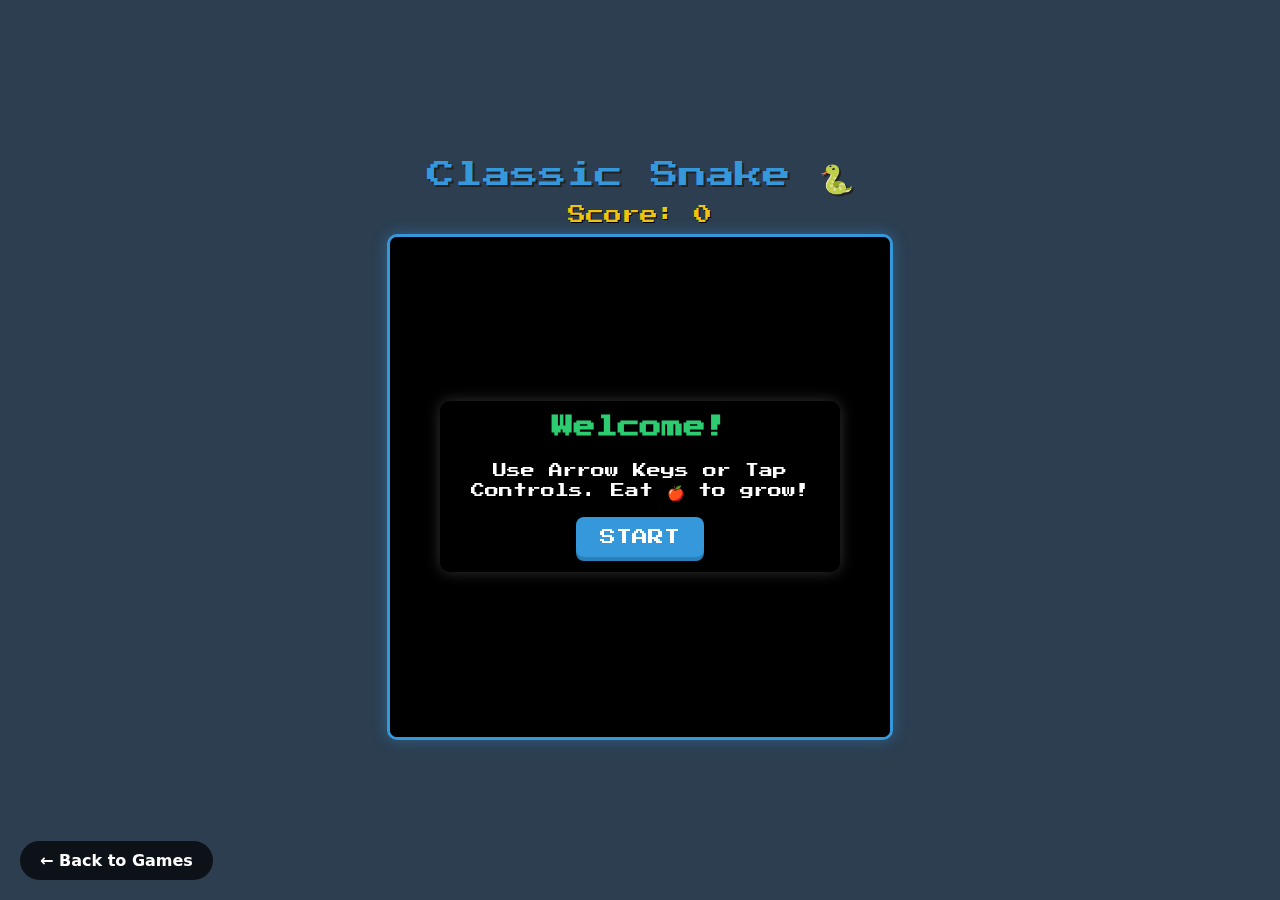
<file: games/snake/index.html>
<!DOCTYPE html>
<html lang="en">
<head>
    <meta charset="UTF-8">
    <meta name="viewport" content="width=device-width, initial-scale=1.0, user-scalable=no">
    <title>Classic Snake 🐍</title>
    <link href="https://fonts.googleapis.com/css2?family=Press+Start+2P&display=swap" rel="stylesheet">
    <link rel="stylesheet" href="styles.css">
</head>
<body>
    <div id="game-title">Classic Snake 🐍</div>
    <div id="score-display">Score: 0</div>
    <div id="game-container">
        <canvas id="gameCanvas"></canvas>
        <div id="ui-layer">
            <div id="start-screen" class="message-box" style="display: flex;"> <h2 class="welcome">Welcome!</h2>
                <p>Use Arrow Keys or Tap Controls. Eat 🍎 to grow!</p>
                <button id="startButton" class="game-button">Start</button>
            </div>
            <div id="game-over-screen" class="message-box">
                <h2>Game Over!</h2>
                <p>Score: <span id="final-score">0</span></p>
                <button id="restartButton" class="game-button">Restart</button>
            </div>
        </div>
    </div>

    <div id="touch-controls">
        <div class="empty-cell"></div> <button class="control-button" id="btn-up">▲</button> <div class="empty-cell"></div>
        <button class="control-button" id="btn-left">◄</button>
        <button class="control-button" id="btn-down">▼</button>
        <button class="control-button" id="btn-right">►</button>
    </div>

    
    <div class="back-button">
        <a href="../../index.html">← Back to Games</a>
    </div>
    <script src="script.js" defer></script>
</body>
</html>
</file>
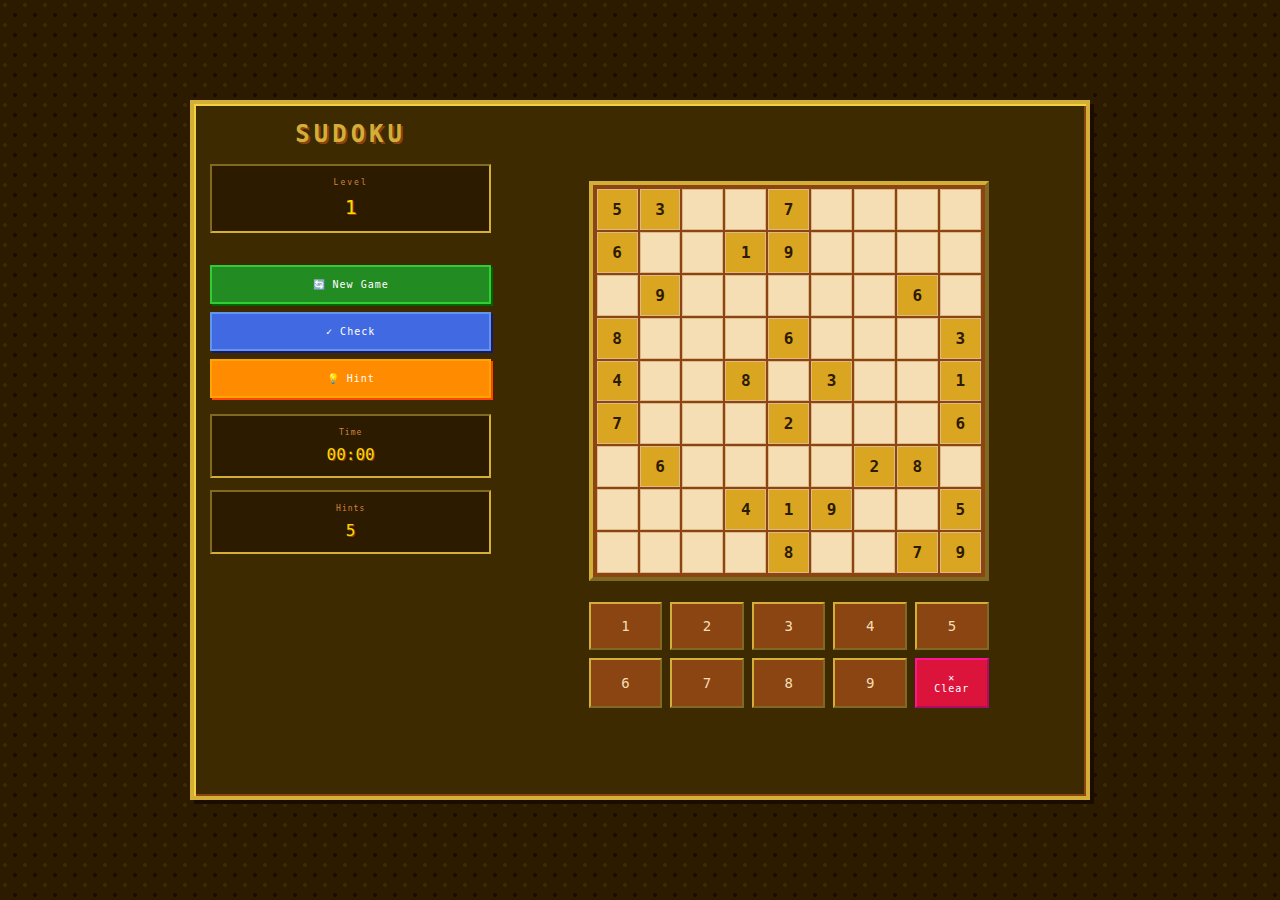
<file: games/sudoku/index.html>
<!DOCTYPE html>
<html lang="en">
<head>
  <meta charset="UTF-8" />
  <meta name="viewport" content="width=device-width, initial-scale=1.0"/>
  <title>Sudoku Master</title>
  <link href="https://fonts.googleapis.com/css2?family=Inter:wght@400;500;600;700&display=swap" rel="stylesheet">
  <link rel="stylesheet" href="styles.css" />
</head>
<body>
  <div class="container">
    <div class="left-panel">
      <header class="header">
        <h1 class="title">SUDOKU</h1>
        <div class="level-display">
          <div class="level-label">Level</div>
          <div class="level-value" id="levelValue">1</div>
        </div>
      </header>
      <div class="controls">
        <button class="btn primary" id="newGameBtn">🔄 New Game</button>
        <button class="btn secondary" id="checkBtn">✓ Check</button>
        <button class="btn hint" id="hintBtn">💡 Hint</button>
      </div>
      <div class="game-info">
        <div class="info-card">
          <div class="info-label">Time</div>
          <div class="info-value" id="timer">00:00</div>
        </div>
        <div class="info-card">
          <div class="info-label">Hints</div>
          <div class="info-value" id="hintsLeft">3</div>
        </div>
      </div>
    </div>

    <div class="right-panel">
      <div class="sudoku-container">
        <div class="sudoku-grid" id="sudokuGrid"></div>
      </div>
      <div class="number-pad">
        <button class="num-btn" data-num="1">1</button>
        <button class="num-btn" data-num="2">2</button>
        <button class="num-btn" data-num="3">3</button>
        <button class="num-btn" data-num="4">4</button>
        <button class="num-btn" data-num="5">5</button>
        <button class="num-btn" data-num="6">6</button>
        <button class="num-btn" data-num="7">7</button>
        <button class="num-btn" data-num="8">8</button>
        <button class="num-btn" data-num="9">9</button>
        <button class="num-btn clear-btn" data-num="0">✕ Clear</button>
      </div>
      <div class="message" id="message"></div>
    </div>
  </div>

  <script src="script.js"></script>
</body>
</html>
</file>
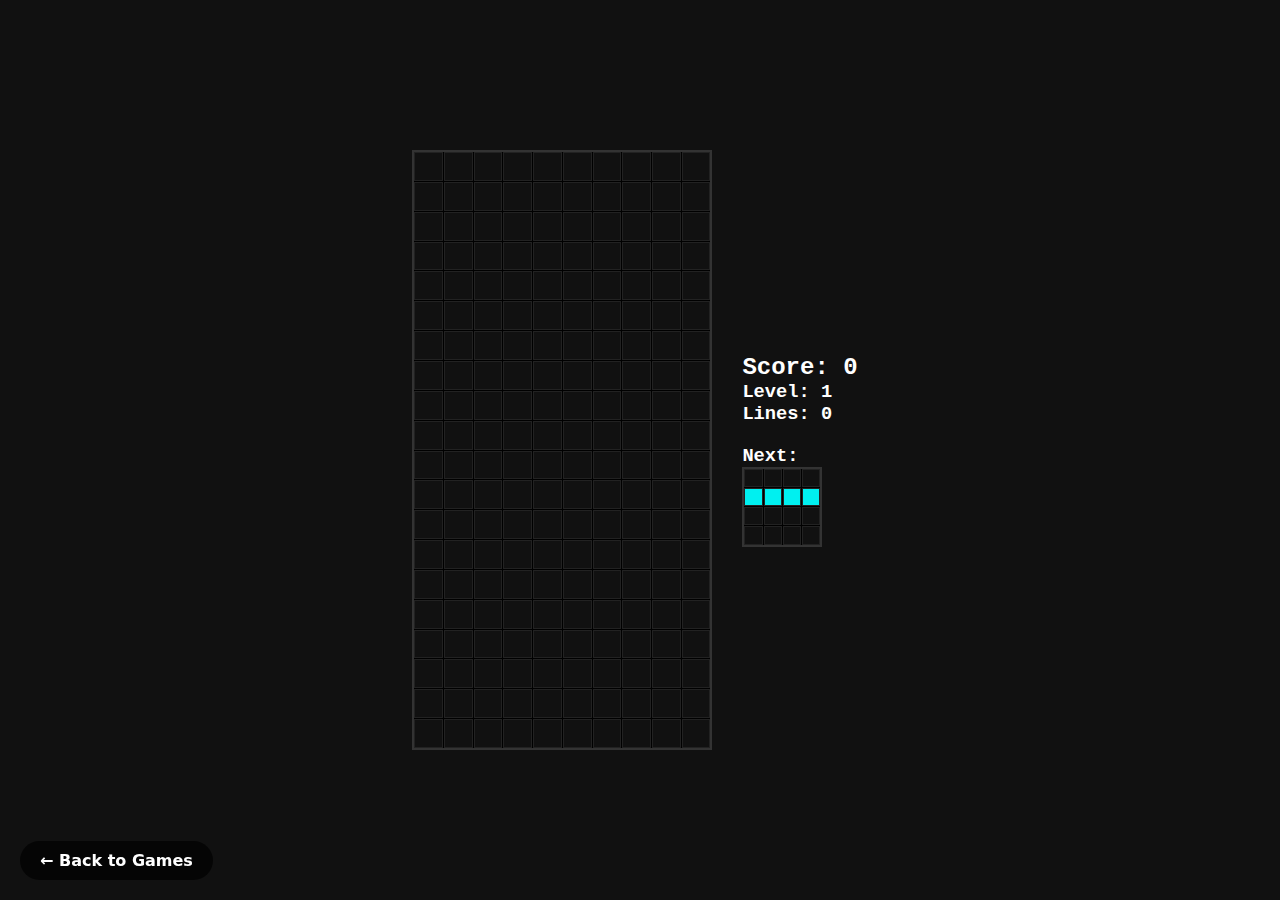
<file: games/tetris/index.html>
<!DOCTYPE html>
<html lang="en">
<head>
    <meta charset="UTF-8">
    <meta name="viewport" content="width=device-width, initial-scale=1.0">
    <title>Pixel Tetris</title>
    <style>
        * {
            margin: 0;
            padding: 0;
            box-sizing: border-box;
        }
        
        body {
            font-family: 'Courier New', monospace;
            background-color: #111;
            color: #fff;
            display: flex;
            justify-content: center;
            align-items: center;
            height: 100vh;
            touch-action: manipulation;
        }
        
        .game-container {
            display: flex;
            flex-direction: column;
            align-items: center;
            gap: 20px;
        }
        
        @media (min-width: 768px) {
            .game-container {
                flex-direction: row;
            }
        }
        
        .game-board {
            border: 2px solid #333;
            background-color: #000;
            display: grid;
            grid-template-rows: repeat(20, 1fr);
            grid-template-columns: repeat(10, 1fr);
            gap: 1px;
            width: min(90vw, 90vh * 0.5, 300px);
            height: min(90vh, 90vw * 2, 600px);
        }
        
        .cell {
            background-color: #111;
            border: 1px solid #222;
        }
        
        .info-panel {
            display: flex;
            flex-direction: column;
            gap: 20px;
            padding: 10px;
        }
        
        .next-piece {
            display: grid;
            grid-template-rows: repeat(4, 1fr);
            grid-template-columns: repeat(4, 1fr);
            gap: 1px;
            width: 80px;
            height: 80px;
            border: 2px solid #333;
            background-color: #000;
        }
        
        .controls {
            display: none;
        }
        
        @media (max-width: 767px) {
            .controls {
                display: grid;
                grid-template-columns: repeat(3, 1fr);
                grid-template-rows: repeat(2, 1fr);
                gap: 10px;
                margin-top: 20px;
                width: 200px;
            }
            
            .control-btn {
                background-color: #333;
                border: none;
                color: white;
                padding: 15px;
                border-radius: 5px;
                font-size: 18px;
                touch-action: manipulation;
            }
            
            .control-btn:active {
                background-color: #555;
            }
        }
        
        /* Tetromino colors */
        .I { background-color: #00f0f0; }
        .O { background-color: #f0f000; }
        .T { background-color: #a000f0; }
        .S { background-color: #00f000; }
        .Z { background-color: #f00000; }
        .J { background-color: #0000f0; }
        .L { background-color: #f0a000; }
        
        .game-over {
            position: absolute;
            top: 50%;
            left: 50%;
            transform: translate(-50%, -50%);
            background-color: rgba(0, 0, 0, 0.8);
            padding: 20px;
            border-radius: 10px;
            text-align: center;
            display: none;
        }
        
        .restart-btn {
            margin-top: 15px;
            padding: 10px 20px;
            background-color: #333;
            color: white;
            border: none;
            border-radius: 5px;
            cursor: pointer;
        }
           .back-button {
        position: fixed;
        bottom: 20px;
        left: 20px;
        background-color: rgba(0, 0, 0, 0.7);
        color: white;
        padding: 10px 20px;
        border-radius: 20px;
        z-index: 9999;
    }
    
    .back-button a {
        color: white;
        text-decoration: none;
        font-family: system-ui, -apple-system, sans-serif;
        font-weight: bold;
        display: flex;
        align-items: center;
    }
    
    .back-button:hover {
        background-color: rgba(0, 0, 0, 0.9);
    }

    </style>
</head>
<body>
    <div class="game-container">
        <div class="game-board" id="board"></div>
        <div class="info-panel">
            <div>
                <h2>Score: <span id="score">0</span></h2>
                <h3>Level: <span id="level">1</span></h3>
                <h3>Lines: <span id="lines">0</span></h3>
            </div>
            <div>
                <h3>Next:</h3>
                <div class="next-piece" id="next-piece"></div>
            </div>
            <div class="controls">
                <button class="control-btn" id="left-btn">←</button>
                <button class="control-btn" id="rotate-btn">↻</button>
                <button class="control-btn" id="right-btn">→</button>
                <button class="control-btn" id="down-btn">↓</button>
                <button class="control-btn" id="drop-btn">⤓</button>
            </div>
        </div>
    </div>
    
    <div class="game-over" id="game-over">
        <h2>Game Over!</h2>
        <p>Your score: <span id="final-score">0</span></p>
        <button class="restart-btn" id="restart-btn">Play Again</button>
    </div>
    
    <script>
        // Game constants
        const BOARD_WIDTH = 10;
        const BOARD_HEIGHT = 20;
        const TETROMINOS = {
            'I': {
                shape: [
                    [0, 0, 0, 0],
                    [1, 1, 1, 1],
                    [0, 0, 0, 0],
                    [0, 0, 0, 0]
                ],
                class: 'I'
            },
            'O': {
                shape: [
                    [1, 1],
                    [1, 1]
                ],
                class: 'O'
            },
            'T': {
                shape: [
                    [0, 1, 0],
                    [1, 1, 1],
                    [0, 0, 0]
                ],
                class: 'T'
            },
            'S': {
                shape: [
                    [0, 1, 1],
                    [1, 1, 0],
                    [0, 0, 0]
                ],
                class: 'S'
            },
            'Z': {
                shape: [
                    [1, 1, 0],
                    [0, 1, 1],
                    [0, 0, 0]
                ],
                class: 'Z'
            },
            'J': {
                shape: [
                    [1, 0, 0],
                    [1, 1, 1],
                    [0, 0, 0]
                ],
                class: 'J'
            },
            'L': {
                shape: [
                    [0, 0, 1],
                    [1, 1, 1],
                    [0, 0, 0]
                ],
                class: 'L'
            }
        };
        
        // Game variables
        let board = Array(BOARD_HEIGHT).fill().map(() => Array(BOARD_WIDTH).fill(0));
        let currentPiece = null;
        let nextPiece = null;
        let currentPosition = { x: 0, y: 0 };
        let score = 0;
        let level = 1;
        let lines = 0;
        let gameInterval = null;
        let gameSpeed = 1000; // Initial speed in ms
        let gameOver = false;
        
        // DOM elements
        const boardElement = document.getElementById('board');
        const nextPieceElement = document.getElementById('next-piece');
        const scoreElement = document.getElementById('score');
        const levelElement = document.getElementById('level');
        const linesElement = document.getElementById('lines');
        const gameOverElement = document.getElementById('game-over');
        const finalScoreElement = document.getElementById('final-score');
        const restartButton = document.getElementById('restart-btn');
        
        // Touch controls
        const leftButton = document.getElementById('left-btn');
        const rightButton = document.getElementById('right-btn');
        const downButton = document.getElementById('down-btn');
        const rotateButton = document.getElementById('rotate-btn');
        const dropButton = document.getElementById('drop-btn');
        
        // Initialize the game
        function initGame() {
            // Create board cells
            boardElement.innerHTML = '';
            for (let y = 0; y < BOARD_HEIGHT; y++) {
                for (let x = 0; x < BOARD_WIDTH; x++) {
                    const cell = document.createElement('div');
                    cell.classList.add('cell');
                    cell.dataset.x = x;
                    cell.dataset.y = y;
                    boardElement.appendChild(cell);
                }
            }
            
            // Create next piece preview cells
            nextPieceElement.innerHTML = '';
            for (let y = 0; y < 4; y++) {
                for (let x = 0; x < 4; x++) {
                    const cell = document.createElement('div');
                    cell.classList.add('cell');
                    nextPieceElement.appendChild(cell);
                }
            }
            
            // Reset game state
            board = Array(BOARD_HEIGHT).fill().map(() => Array(BOARD_WIDTH).fill(0));
            score = 0;
            level = 1;
            lines = 0;
            gameSpeed = 1000;
            gameOver = false;
            
            // Update UI
            scoreElement.textContent = score;
            levelElement.textContent = level;
            linesElement.textContent = lines;
            gameOverElement.style.display = 'none';
            
            // Generate first pieces
            nextPiece = generateRandomPiece();
            getNewPiece();
            
            // Start game loop
            if (gameInterval) clearInterval(gameInterval);
            gameInterval = setInterval(moveDown, gameSpeed);
        }
        
        // Generate a random tetromino
        function generateRandomPiece() {
            const pieces = Object.keys(TETROMINOS);
            const randomPiece = pieces[Math.floor(Math.random() * pieces.length)];
            return {
                shape: TETROMINOS[randomPiece].shape,
                class: TETROMINOS[randomPiece].class
            };
        }
        
        // Get a new piece and place it at the top of the board
        function getNewPiece() {
            currentPiece = nextPiece;
            nextPiece = generateRandomPiece();
            
            // Calculate starting position (centered at the top)
            currentPosition = {
                x: Math.floor((BOARD_WIDTH - currentPiece.shape[0].length) / 2),
                y: 0
            };
            
            // Check if the new piece can be placed
            if (!isValidMove(currentPosition.x, currentPosition.y, currentPiece.shape)) {
                gameOver = true;
                clearInterval(gameInterval);
                gameOverElement.style.display = 'block';
                finalScoreElement.textContent = score;
                return false;
            }
            
            // Update next piece preview
            updateNextPieceDisplay();
            return true;
        }
        
        // Update the next piece preview display
        function updateNextPieceDisplay() {
            const cells = nextPieceElement.querySelectorAll('.cell');
            cells.forEach(cell => cell.className = 'cell');
            
            const shape = nextPiece.shape;
            for (let y = 0; y < shape.length; y++) {
                for (let x = 0; x < shape[y].length; x++) {
                    if (shape[y][x]) {
                        const index = y * 4 + x;
                        cells[index].classList.add(nextPiece.class);
                    }
                }
            }
        }
        
        // Draw the current state of the game
        function draw() {
            // Clear the board display
            const cells = boardElement.querySelectorAll('.cell');
            cells.forEach(cell => {
                cell.className = 'cell';
            });
            
            // Draw the settled pieces
            for (let y = 0; y < BOARD_HEIGHT; y++) {
                for (let x = 0; x < BOARD_WIDTH; x++) {
                    if (board[y][x]) {
                        const index = y * BOARD_WIDTH + x;
                        cells[index].classList.add(board[y][x]);
                    }
                }
            }
            
            // Draw the current piece
            if (currentPiece) {
                for (let y = 0; y < currentPiece.shape.length; y++) {
                    for (let x = 0; x < currentPiece.shape[y].length; x++) {
                        if (currentPiece.shape[y][x]) {
                            const boardX = currentPosition.x + x;
                            const boardY = currentPosition.y + y;
                            if (boardY >= 0) { // Only draw if on board
                                const index = boardY * BOARD_WIDTH + boardX;
                                cells[index].classList.add(currentPiece.class);
                            }
                        }
                    }
                }
            }
        }
        
        // Check if the move is valid
        function isValidMove(x, y, shape) {
            for (let row = 0; row < shape.length; row++) {
                for (let col = 0; col < shape[row].length; col++) {
                    if (shape[row][col]) {
                        const boardX = x + col;
                        const boardY = y + row;
                        
                        // Check if out of bounds
                        if (boardX < 0 || boardX >= BOARD_WIDTH || boardY >= BOARD_HEIGHT) {
                            return false;
                        }
                        
                        // Check if already occupied (and not above the board)
                        if (boardY >= 0 && board[boardY][boardX]) {
                            return false;
                        }
                    }
                }
            }
            return true;
        }
        
        // Rotate the current piece
        function rotate() {
            if (!currentPiece || gameOver) return;
            
            const rotated = [];
            for (let i = 0; i < currentPiece.shape[0].length; i++) {
                const row = [];
                for (let j = currentPiece.shape.length - 1; j >= 0; j--) {
                    row.push(currentPiece.shape[j][i]);
                }
                rotated.push(row);
            }
            
            // Check if rotation is valid
            if (isValidMove(currentPosition.x, currentPosition.y, rotated)) {
                currentPiece.shape = rotated;
                draw();
            } else {
                // Try wall kick (move left or right if rotation is blocked by wall)
                const kicks = [-1, 1, -2, 2]; // Try these offsets
                for (const kick of kicks) {
                    if (isValidMove(currentPosition.x + kick, currentPosition.y, rotated)) {
                        currentPosition.x += kick;
                        currentPiece.shape = rotated;
                        draw();
                        return;
                    }
                }
            }
        }
        
        // Move the current piece left
        function moveLeft() {
            if (!currentPiece || gameOver) return;
            if (isValidMove(currentPosition.x - 1, currentPosition.y, currentPiece.shape)) {
                currentPosition.x--;
                draw();
            }
        }
        
        // Move the current piece right
        function moveRight() {
            if (!currentPiece || gameOver) return;
            if (isValidMove(currentPosition.x + 1, currentPosition.y, currentPiece.shape)) {
                currentPosition.x++;
                draw();
            }
        }
        
        // Move the current piece down
        function moveDown() {
            if (!currentPiece || gameOver) return;
            
            if (isValidMove(currentPosition.x, currentPosition.y + 1, currentPiece.shape)) {
                currentPosition.y++;
                draw();
                return true;
            } else {
                // Piece has settled
                lockPiece();
                return false;
            }
        }
        
        // Hard drop the current piece
        function hardDrop() {
            if (!currentPiece || gameOver) return;
            
            while (moveDown()) {
                // Keep moving down until it can't move anymore
            }
        }
        
        // Lock the current piece in place
        function lockPiece() {
            for (let y = 0; y < currentPiece.shape.length; y++) {
                for (let x = 0; x < currentPiece.shape[y].length; x++) {
                    if (currentPiece.shape[y][x]) {
                        const boardX = currentPosition.x + x;
                        const boardY = currentPosition.y + y;
                        
                        if (boardY >= 0) { // Only lock if on board
                            board[boardY][boardX] = currentPiece.class;
                        }
                    }
                }
            }
            
            // Check for completed lines
            checkLines();
            
            // Get a new piece
            getNewPiece();
            draw();
        }
        
        // Check for completed lines and remove them
        function checkLines() {
            let linesCleared = 0;
            
            for (let y = BOARD_HEIGHT - 1; y >= 0; y--) {
                if (board[y].every(cell => cell !== 0)) {
                    // Remove the line
                    board.splice(y, 1);
                    // Add a new empty line at the top
                    board.unshift(Array(BOARD_WIDTH).fill(0));
                    linesCleared++;
                    y++; // Check the same row again (which is now the next row down)
                }
            }
            
            if (linesCleared > 0) {
                // Update score based on number of lines cleared
                const linePoints = [40, 100, 300, 1200]; // Points for 1, 2, 3, 4 lines
                score += linePoints[linesCleared - 1] * level;
                lines += linesCleared;
                
                // Update level
                level = Math.floor(lines / 10) + 1;
                
                // Update game speed
                gameSpeed = Math.max(100, 1000 - (level - 1) * 100);
                clearInterval(gameInterval);
                gameInterval = setInterval(moveDown, gameSpeed);
                
                // Update UI
                scoreElement.textContent = score;
                levelElement.textContent = level;
                linesElement.textContent = lines;
            }
        }
        
        // Keyboard controls
        document.addEventListener('keydown', (e) => {
            if (gameOver) return;
            
            switch (e.key) {
                case 'ArrowLeft':
                    moveLeft();
                    break;
                case 'ArrowRight':
                    moveRight();
                    break;
                case 'ArrowDown':
                    moveDown();
                    break;
                case 'ArrowUp':
                    rotate();
                    break;
                case ' ':
                    hardDrop();
                    break;
            }
        });
        
        // Touch controls
        leftButton.addEventListener('touchstart', (e) => {
            e.preventDefault();
            moveLeft();
        });
        
        rightButton.addEventListener('touchstart', (e) => {
            e.preventDefault();
            moveRight();
        });
        
        downButton.addEventListener('touchstart', (e) => {
            e.preventDefault();
            moveDown();
        });
        
        rotateButton.addEventListener('touchstart', (e) => {
            e.preventDefault();
            rotate();
        });
        
        dropButton.addEventListener('touchstart', (e) => {
            e.preventDefault();
            hardDrop();
        });
        
        // Prevent default touch behavior to avoid scrolling
        document.addEventListener('touchmove', (e) => {
            if (e.target.classList.contains('control-btn')) {
                e.preventDefault();
            }
        }, { passive: false });
        
        // Restart button
        restartButton.addEventListener('click', () => {
            initGame();
        });
        
        // Initialize the game when the page loads
        window.addEventListener('load', () => {
            initGame();
        });
    </script>
    <div class="back-button">
    <a href="../../index.html">← Back to Games</a>
</div>
</body>
</html>
</file>
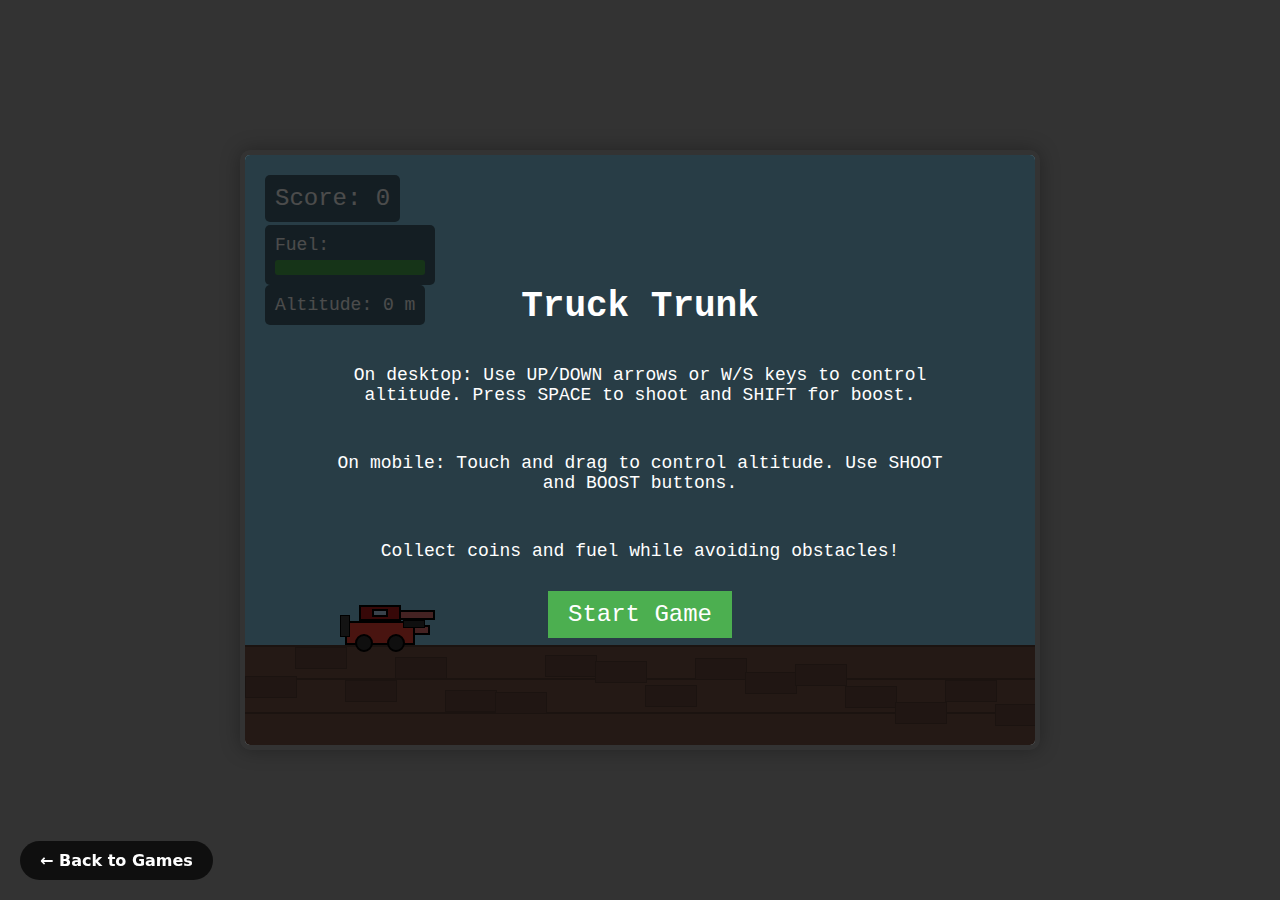
<file: games/truck-tunk/index.html>
<!DOCTYPE html>
<html lang="en">
<head>
    <meta charset="UTF-8">
    <meta name="viewport" content="width=device-width, initial-scale=1.0">
    <meta name="theme-color" content="#333333">
    <meta name="apple-mobile-web-app-capable" content="yes">
    <meta name="mobile-web-app-capable" content="yes">
    <title>Truck Trunk</title>
    
    <style>
        body {
            margin: 0;
            padding: 0;
            background-color: #333;
            font-family: 'Courier New', monospace;
            overflow: hidden;
            display: flex;
            justify-content: center;
            align-items: center;
            height: 100vh;
        }
        
        #game-container {
            position: relative;
            width: 100%;
            max-width: 800px;
            height: 100vh;
            max-height: 600px;
            background-color: #87CEEB;
            overflow: hidden;
            border: 5px solid #333;
            box-shadow: 0 0 20px rgba(0, 0, 0, 0.3);
            box-sizing: border-box;
            border-radius: 10px;
        }
        
        #player {
            position: absolute;
            width: 70px;
            height: 40px;
            bottom: 100px;
            left: 100px;
            z-index: 10;
            image-rendering: pixelated;
            transform-origin: center center;
            transition: transform 0.1s ease;
        }
        
        .car-body {
            position: absolute;
            width: 100%;
            height: 60%;
            background-color: #f44336;
            bottom: 0;
            border: 2px solid #000;
            box-sizing: border-box;
        }
        
        .car-top {
            position: absolute;
            width: 60%;
            height: 40%;
            background-color: #b71c1c;
            top: 0;
            left: 20%;
            border: 2px solid #000;
            box-sizing: border-box;
        }
        
        .car-window {
            position: absolute;
            width: 40%;
            height: 60%;
            background-color: #bbdefb;
            top: 20%;
            left: 30%;
            border: 2px solid #000;
            box-sizing: border-box;
        }
        
        .wheel {
            position: absolute;
            width: 14px;
            height: 14px;
            background-color: #333;
            border-radius: 50%;
            border: 2px solid #000;
            transition: transform 0.3s ease;
        }
        
        .wheel.front {
            bottom: -7px;
            right: 10px;
        }
        
        .wheel.back {
            bottom: -7px;
            left: 10px;
        }
        
        .wing {
            position: absolute;
            height: 6px;
            background-color: #e57373;
            border: 2px solid #000;
            z-index: -1;
            transform-origin: center left;
            transition: width 0.3s ease;
        }
        
        .wing.top {
            width: 40px;
            top: 5px;
            right: -20px;
        }
        
        .wing.bottom {
            width: 30px;
            bottom: 10px;
            right: -15px;
        }
        
        .propeller {
            position: absolute;
            width: 8px;
            height: 20px;
            background-color: #424242;
            left: -5px;
            top: 10px;
            transform-origin: center center;
            border: 1px solid #000;
        }
        
        .exhaust {
            position: absolute;
            width: 20px;
            height: 3px;
            background-color: transparent;
            bottom: 10px;
            left: -10px;
            z-index: -1;
        }
        
        .exhaust-particle {
            position: absolute;
            width: 10px;
            height: 3px;
            background-color: rgba(255, 165, 0, 0.7);
            border-radius: 2px;
        }
        
        .obstacle {
            position: absolute;
            background-color: #795548;
            border: 2px solid #3e2723;
            box-sizing: border-box;
        }
        
        .rock {
            background-color: #757575;
            border-color: #424242;
        }
        
        .cloud-obstacle {
            background: linear-gradient(45deg, #4a4a4a, #6a6a6a);
            border-color: #333;
            border-radius: 5px;
            box-shadow: inset 0 0 15px rgba(0,0,0,0.5);
        }
        
        .floating-island {
            position: relative;
        }
        
        .island-top {
            position: absolute;
            top: 0;
            width: 100%;
            height: 60%;
            background-color: #81C784;
            border-top-left-radius: 10px;
            border-top-right-radius: 10px;
            border: 2px solid #388E3C;
        }
        
        .island-bottom {
            position: absolute;
            bottom: 0;
            width: 100%;
            height: 40%;
            background-color: #795548;
            border: 2px solid #5D4037;
        }
        
        .tree {
            width: 30px;
            height: 80px;
        }
        
        .tree-trunk {
            position: absolute;
            width: 30%;
            height: 60%;
            background-color: #5D4037;
            bottom: 0;
            left: 35%;
            border: 2px solid #3E2723;
        }
        
        .tree-leaves {
            position: absolute;
            width: 100%;
            height: 50%;
            background-color: #2E7D32;
            top: 0;
            border: 2px solid #1B5E20;
        }
        
        .coin {
            position: absolute;
            width: 20px;
            height: 20px;
            background-color: #FFD700;
            border: 2px solid #FFC107;
            border-radius: 50%;
            z-index: 5;
            animation: rotate 2s infinite linear;
        }
        
        @keyframes rotate {
            0% { transform: rotateY(0deg); }
            50% { transform: rotateY(90deg); width: 5px; }
            100% { transform: rotateY(0deg); }
        }
        
        .fuel {
            position: absolute;
            width: 25px;
            height: 25px;
            z-index: 5;
        }
        
        .fuel-can {
            position: absolute;
            width: 100%;
            height: 80%;
            background-color: #F44336;
            border: 2px solid #B71C1C;
            top: 20%;
        }
        
        .fuel-top {
            position: absolute;
            width: 30%;
            height: 20%;
            background-color: #BDBDBD;
            border: 2px solid #757575;
            left: 35%;
            top: 0;
        }
        
        #ground {
            position: absolute;
            width: 100%;
            height: 100px;
            bottom: 0;
            background-color: #795548;
            z-index: 1;
        }
        
        .ground-line {
            position: absolute;
            width: 100%;
            height: 2px;
            background-color: #5D4037;
        }
        
        .ground-texture {
            position: absolute;
            width: 50px;
            height: 20px;
            background-color: #6D4C41;
            border: 1px solid #5D4037;
        }
        
        #sky {
            position: absolute;
            width: 100%;
            height: 100%;
            z-index: 0;
        }
        
        .cloud {
            position: absolute;
            background-color: rgba(255, 255, 255, 0.3);
            border: 2px solid rgba(200, 200, 200, 0.3);
            height: 30px;
            border-radius: 15px;
        }
        
        #score-display {
            position: absolute;
            top: 20px;
            left: 20px;
            font-size: 24px;
            color: white;
            z-index: 20;
            background-color: rgba(0, 0, 0, 0.5);
            padding: 10px;
            border-radius: 5px;
        }
        
        #fuel-display {
            position: absolute;
            top: 70px;
            left: 20px;
            font-size: 18px;
            color: white;
            z-index: 20;
            background-color: rgba(0, 0, 0, 0.5);
            padding: 10px;
            border-radius: 5px;
        }
        
        #fuel-bar {
            width: 150px;
            height: 15px;
            background-color: #555;
            margin-top: 5px;
            border-radius: 3px;
            overflow: hidden;
        }
        
        #fuel-level {
            width: 100%;
            height: 100%;
            background-color: #4CAF50;
            transition: width 0.3s ease;
        }
        
        #altitude-display {
            position: absolute;
            top: 130px;
            left: 20px;
            font-size: 18px;
            color: white;
            z-index: 20;
            background-color: rgba(0, 0, 0, 0.5);
            padding: 10px;
            border-radius: 5px;
        }
        
        #game-over {
            position: absolute;
            top: 0;
            left: 0;
            width: 100%;
            height: 100%;
            background-color: rgba(0, 0, 0, 0.7);
            color: white;
            display: flex;
            flex-direction: column;
            justify-content: center;
            align-items: center;
            z-index: 100;
            display: none;
        }
        
        #game-over h1 {
            font-size: 48px;
            margin-bottom: 20px;
        }
        
        #game-over button {
            padding: 10px 20px;
            font-size: 24px;
            background-color: #4CAF50;
            color: white;
            border: none;
            cursor: pointer;
            font-family: 'Courier New', monospace;
        }
        
        #start-screen {
            position: absolute;
            top: 0;
            left: 0;
            width: 100%;
            height: 100%;
            background-color: rgba(0, 0, 0, 0.7);
            color: white;
            display: flex;
            flex-direction: column;
            justify-content: center;
            align-items: center;
            z-index: 100;
        }
        
        #start-screen h1 {
            font-size: 36px;
            margin-bottom: 20px;
            text-align: center;
        }
        
        #start-screen p {
            font-size: 18px;
            margin-bottom: 30px;
            text-align: center;
            max-width: 80%;
        }
        
        #start-screen button {
            padding: 10px 20px;
            font-size: 24px;
            background-color: #4CAF50;
            color: white;
            border: none;
            cursor: pointer;
            font-family: 'Courier New', monospace;
        }

        .gun {
            position: absolute;
            width: 20px;
            height: 6px;
            background-color: #333;
            right: -10px;
            top: 15px;
            border: 1px solid #000;
            z-index: 5;
        }

        .bullet {
            position: absolute;
            width: 8px;
            height: 4px;
            background-color: #ff0;
            border-radius: 2px;
            z-index: 4;
            box-shadow: 0 0 5px #ff0;
        }

        .explosion {
            position: absolute;
            width: 50px;
            height: 50px;
            animation: explode 0.5s forwards;
            z-index: 6;
        }

        @keyframes explode {
            0% { 
                transform: scale(0.1); 
                background-color: #ff6600;
                opacity: 1;
            }
            50% { 
                background-color: #ff3300;
            }
            100% { 
                transform: scale(2); 
                background-color: #ff0000;
                opacity: 0;
            }
        }

        .shatter-particle {
            position: absolute;
            width: 8px;
            height: 8px;
            background-color: #4a4a4a;
            border: 1px solid #333;
            transform-origin: center;
            z-index: 6;
            animation: shatter 0.5s forwards;
        }

        @keyframes shatter {
            0% {
                transform: translate(0, 0) rotate(0deg);
                opacity: 1;
            }
            100% {
                transform: translate(var(--tx), var(--ty)) rotate(var(--rot));
                opacity: 0;
            }
        }
        .mobile-controls {
            position: absolute;
            bottom: 20px;
            right: 20px;
            display: none;
            z-index: 50;
        }
        
        .mobile-controls button {
            width: 60px;
            height: 60px;
            margin: 5px;
            border-radius: 50%;
            border: none;
            background-color: rgba(0, 0, 0, 0.5);
            color: white;
            font-weight: bold;
            font-family: 'Courier New', monospace;
            font-size: 12px;
        }
        
        #shoot-btn {
            background-color: rgba(255, 0, 0, 0.5);
        }
        
        #boost-btn {
            background-color: rgba(0, 0, 255, 0.5);
        }
        
        @media (max-width: 768px) {
            .mobile-controls {
                display: flex;
            }
            
            #game-container {
                height: 100vh;
                border-width: 5px;
            }
            
            #score-display,
            #fuel-display,
            #altitude-display {
                font-size: 14px;
                padding: 5px;
            }
            
            #fuel-bar {
                width: 100px;
            }
            
            #start-screen h1 {
                font-size: 24px;
            }
            
            #start-screen p {
                font-size: 14px;
            }
            
            #start-screen button,
            #game-over button {
                font-size: 18px;
            }
            
            .back-button {
                bottom: 10px;
                left: 10px;
                padding: 5px 10px;
            }
        }
        /* Prevent unwanted touch actions on game container */
        #game-container {
            touch-action: none;
            -webkit-touch-callout: none;
            -webkit-user-select: none;
            -khtml-user-select: none;
            -moz-user-select: none;
            -ms-user-select: none;
            user-select: none;
        }
    </style>
</head>
<body>
    <div id="game-container">
        <div id="sky"></div>
        <div id="ground"></div>
        <div id="player">
            <div class="car-body"></div>
            <div class="car-top">
                <div class="car-window"></div>
            </div>
            <div class="wheel front"></div>
            <div class="wheel back"></div>
            <div class="wing top"></div>
            <div class="wing bottom"></div>
            <div class="propeller"></div>
            <div class="exhaust"></div>
            <div class="gun"></div>
        </div>
        <div id="score-display">Score: 0</div>
        <div id="fuel-display">
            Fuel:
            <div id="fuel-bar">
                <div id="fuel-level"></div>
            </div>
        </div>
        <div id="altitude-display">Altitude: 0 m</div>
        <div id="game-over">
            <h1>GAME OVER</h1>
            <button id="restart-button">Play Again</button>
        </div>
        <div id="start-screen">
            <h1>Truck Trunk</h1>
            <p>On desktop: Use UP/DOWN arrows or W/S keys to control altitude. Press SPACE to shoot and SHIFT for boost.</p>
            <p>On mobile: Touch and drag to control altitude. Use SHOOT and BOOST buttons.</p>
            <p>Collect coins and fuel while avoiding obstacles!</p>
            <button id="start-button">Start Game</button>
        </div>
    </div>

    <script>
        document.addEventListener('DOMContentLoaded', function() {
            const gameContainer = document.getElementById('game-container');
            const player = document.getElementById('player');
            const ground = document.getElementById('ground');
            const sky = document.getElementById('sky');
            const scoreDisplay = document.getElementById('score-display');
            const fuelDisplay = document.getElementById('fuel-display');
            const fuelLevel = document.getElementById('fuel-level');
            const altitudeDisplay = document.getElementById('altitude-display');
            const gameOverScreen = document.getElementById('game-over');
            const restartButton = document.getElementById('restart-button');
            const startScreen = document.getElementById('start-screen');
            const startButton = document.getElementById('start-button');
            const propeller = document.querySelector('.propeller');
            const exhaust = document.querySelector('.exhaust');
            const wheelFront = document.querySelector('.wheel.front');
            const wheelBack = document.querySelector('.wheel.back');
            const wingTop = document.querySelector('.wing.top');
            const wingBottom = document.querySelector('.wing.bottom');
            
            let gameSpeed = 5;
            let maxGameSpeed = 12;
            let score = 0;
            let fuel = 100;
            let maxFuel = 100;
            let fuelConsumption = 0.1;
            let obstacleInterval = 1500;
            let lastObstacleTime = 0;
            let coinInterval = 2000;
            let lastCoinTime = 0;
            let fuelCanInterval = 5000;
            let lastFuelCanTime = 0;
            let cloudInterval = 5000;
            let lastCloudTime = 0;
            let playerY = player.offsetTop;
            let playerHeight = player.offsetHeight;
            let groundHeight = ground.offsetHeight;
            let gameHeight = gameContainer.offsetHeight;
            let isGameOver = false;
            let isGameStarted = false;
            let gameLoopId;
            let propellerAngle = 0;
            let exhaustTimer = 0;
            let altitude = 0;
            let gravity = 0.2;
            let lift = 0;
            let verticalSpeed = 0;
            let maxVerticalSpeed = 5;
            let boostActive = false;
            
            const controls = {
                up: false,
                down: false,
                boost: false,
                shoot: false
            };

            let bullets = [];
            let canShoot = true;
            const shootDelay = 500; // 0.5 seconds between shots
            
            // Key event listeners
            document.addEventListener('keydown', function(e) {
                if (!isGameStarted) return;
                
                if (e.key === 'ArrowUp' || e.key === 'w' || e.key === 'W') {
                    controls.up = true;
                }
                if (e.key === 'ArrowDown' || e.key === 's' || e.key === 'S') {
                    controls.down = true;
                }
                if (e.key === ' ') {
                    e.preventDefault(); // Prevent page scrolling
                    controls.shoot = true;
                    shoot();
                }
                if (e.key === 'Shift') {
                    controls.boost = true;
                }
            });
            
            document.addEventListener('keyup', function(e) {
                if (!isGameStarted) return;
                
                if (e.key === 'ArrowUp' || e.key === 'w' || e.key === 'W') {
                    controls.up = false;
                }
                if (e.key === 'ArrowDown' || e.key === 's' || e.key === 'S') {
                    controls.down = false;
                }
                if (e.key === ' ') {
                    controls.shoot = false;
                }
                if (e.key === 'Shift') {
                    controls.boost = false;
                }
            });
            
            // Initialize ground texture
            function initGround() {
                const lineCount = 3;
                for (let i = 0; i < lineCount; i++) {
                    const line = document.createElement('div');
                    line.className = 'ground-line';
                    line.style.top = (i * groundHeight / lineCount) + 'px';
                    ground.appendChild(line);
                }
                
                for (let i = 0; i < 20; i++) {
                    const texture = document.createElement('div');
                    texture.className = 'ground-texture';
                    texture.style.left = (i * 50) + 'px';
                    texture.style.top = (Math.random() * 60) + 'px';
                    ground.appendChild(texture);
                }
            }
            
            // Initialize sky with clouds
            function createCloud() {
                const cloud = document.createElement('div');
                cloud.className = 'cloud';
                const width = Math.random() * 150 + 100;
                cloud.style.width = width + 'px';
                cloud.style.top = Math.random() * 200 + 'px';
                cloud.style.right = '-' + width + 'px';
                sky.appendChild(cloud);
                
                return cloud;
            }
            
            // Create obstacles
            function createObstacle() {
                // Different obstacle types based on altitude
                const types = altitude < 150 ? ['rock', 'tree'] : 
                             altitude < 300 ? ['cloud-obstacle', 'floating-island'] : 
                             ['cloud-obstacle'];
                             
                const type = types[Math.floor(Math.random() * types.length)];
                
                const obstacle = document.createElement('div');
                obstacle.className = 'obstacle ' + type;
                
                // Obstacle position depends on type and altitude
                let obstacleY;
                
                if (type === 'rock') {
                    const size = Math.random() * 30 + 30;
                    obstacle.style.width = size + 'px';
                    obstacle.style.height = size + 'px';
                    obstacleY = gameHeight - groundHeight - size / 2;
                } else if (type === 'tree') {
                    obstacle.style.width = '30px';
                    obstacle.style.height = '80px';
                    obstacleY = gameHeight - groundHeight - 10;
                    
                    const trunk = document.createElement('div');
                    trunk.className = 'tree-trunk';
                    obstacle.appendChild(trunk);
                    
                    const leaves = document.createElement('div');
                    leaves.className = 'tree-leaves';
                    obstacle.appendChild(leaves);
                } else if (type === 'cloud-obstacle') {
                    const width = Math.random() * 80 + 70;
                    const height = Math.random() * 40 + 30;
                    obstacle.style.width = width + 'px';
                    obstacle.style.height = height + 'px';
                    obstacleY = Math.random() * (gameHeight - groundHeight - 200) + 50;
                } else if (type === 'floating-island') {
                    const width = Math.random() * 100 + 80;
                    const height = Math.random() * 40 + 60;
                    obstacle.style.width = width + 'px';
                    obstacle.style.height = height + 'px';
                    obstacleY = Math.random() * (gameHeight - groundHeight - 300) + 150;
                    
                    const islandTop = document.createElement('div');
                    islandTop.className = 'island-top';
                    obstacle.appendChild(islandTop);
                    
                    const islandBottom = document.createElement('div');
                    islandBottom.className = 'island-bottom';
                    obstacle.appendChild(islandBottom);
                }
                
                obstacle.style.bottom = obstacleY + 'px';
                obstacle.style.right = '-100px';
                gameContainer.appendChild(obstacle);
                
                return obstacle;
            }
            
            // Create coins
            function createCoin() {
                const coin = document.createElement('div');
                coin.className = 'coin';
                coin.style.right = '-20px';
                
                // Position coin at a random height based on current altitude range
                const minHeight = Math.max(groundHeight, altitude - 200);
                const maxHeight = Math.min(gameHeight - 50, altitude + 200);
                const randomHeight = Math.random() * (maxHeight - minHeight) + minHeight;
                coin.style.bottom = randomHeight + 'px';
                
                gameContainer.appendChild(coin);
                
                return coin;
            }
            
            // Create fuel cans
            function createFuelCan() {
                const fuelCan = document.createElement('div');
                fuelCan.className = 'fuel';
                fuelCan.style.right = '-25px';
                
                // Add fuel can parts
                const fuelCanBody = document.createElement('div');
                fuelCanBody.className = 'fuel-can';
                fuelCan.appendChild(fuelCanBody);
                
                const fuelCanTop = document.createElement('div');
                fuelCanTop.className = 'fuel-top';
                fuelCan.appendChild(fuelCanTop);
                
                // Position fuel can at a random height
                const minHeight = Math.max(groundHeight, altitude - 200);
                const maxHeight = Math.min(gameHeight - 50, altitude + 200);
                const randomHeight = Math.random() * (maxHeight - minHeight) + minHeight;
                fuelCan.style.bottom = randomHeight + 'px';
                
                gameContainer.appendChild(fuelCan);
                
                return fuelCan;
            }
            
            // Create exhaust particles
            function createExhaustParticle() {
                const particle = document.createElement('div');
                particle.className = 'exhaust-particle';
                particle.style.left = '0px';
                particle.style.opacity = '0.8';
                
                exhaust.appendChild(particle);
                
                return particle;
            }

            function shoot() {
                if (!canShoot) return;
                
                canShoot = false;
                setTimeout(() => canShoot = true, shootDelay);

                const bullet = document.createElement('div');
                bullet.className = 'bullet';
                const playerRect = player.getBoundingClientRect();
                bullet.style.top = (playerY + 15) + 'px';
                bullet.style.left = (playerRect.right - gameContainer.offsetLeft) + 'px';
                gameContainer.appendChild(bullet);
                bullets.push(bullet);

                // Play shoot sound
                const shootSound = new Audio('[data-uri]' + Array(300).join('A'));
                shootSound.volume = 0.1;
                shootSound.play();
            }

            function createExplosion(x, y) {
                const explosion = document.createElement('div');
                explosion.className = 'explosion';
                explosion.style.left = x + 'px';
                explosion.style.top = y + 'px';
                gameContainer.appendChild(explosion);
                
                // Play explosion sound
                const explosionSound = new Audio('[data-uri]' + Array(1000).join('B'));
                explosionSound.volume = 0.2;
                explosionSound.play();

                setTimeout(() => explosion.remove(), 500);
            }

            function createShatterEffect(obstacle) {
                const rect = obstacle.getBoundingClientRect();
                const containerRect = gameContainer.getBoundingClientRect();
                const x = rect.left - containerRect.left;
                const y = rect.top - containerRect.top;
                
                // Create multiple shatter particles
                for (let i = 0; i < 8; i++) {
                    const particle = document.createElement('div');
                    particle.className = 'shatter-particle';
                    particle.style.left = x + rect.width/2 + 'px';
                    particle.style.top = y + rect.height/2 + 'px';
                    
                    // Random direction for each particle
                    const angle = (Math.random() * 360) * (Math.PI/180);
                    const distance = 50 + Math.random() * 50;
                    const tx = Math.cos(angle) * distance;
                    const ty = Math.sin(angle) * distance;
                    const rot = Math.random() * 360;
                    
                    particle.style.setProperty('--tx', `${tx}px`);
                    particle.style.setProperty('--ty', `${ty}px`);
                    particle.style.setProperty('--rot', `${rot}deg`);
                    
                    gameContainer.appendChild(particle);
                    
                    // Remove particle after animation
                    setTimeout(() => particle.remove(), 500);
                }
                
                // Create explosion effect
                createExplosion(x + rect.width/2, y + rect.height/2);
            }
            
            // Mobile touch controls
            let touchStartY = 0;
            
            gameContainer.addEventListener('touchstart', function(e) {
                if (!isGameStarted) return;
                e.preventDefault();
                touchStartY = e.touches[0].clientY;
            });
            
            gameContainer.addEventListener('touchmove', function(e) {
                if (!isGameStarted) return;
                e.preventDefault();
                const touchY = e.touches[0].clientY;
                const touchRect = gameContainer.getBoundingClientRect();
                const touchOffset = touchY - touchRect.top;
                
                // Clear previous controls
                controls.up = false;
                controls.down = false;
                
                // Determine direction based on touch position
                if (touchY < touchStartY - 20) {
                    controls.up = true;
                } else if (touchY > touchStartY + 20) {
                    controls.down = true;
                }
            });
            
            gameContainer.addEventListener('touchend', function(e) {
                if (!isGameStarted) return;
                e.preventDefault();
                controls.up = false;
                controls.down = false;
            });
            
            // Add mobile control buttons
            const mobileControls = document.createElement('div');
            mobileControls.className = 'mobile-controls';
            mobileControls.innerHTML = `
                <button id="shoot-btn">SHOOT</button>
                <button id="boost-btn">BOOST</button>
            `;
            gameContainer.appendChild(mobileControls);
            
            document.getElementById('shoot-btn').addEventListener('touchstart', function(e) {
                e.preventDefault();
                controls.shoot = true;
                shoot();
            });
            
            document.getElementById('shoot-btn').addEventListener('touchend', function(e) {
                e.preventDefault();
                controls.shoot = false;
            });
            
            document.getElementById('boost-btn').addEventListener('touchstart', function(e) {
                e.preventDefault();
                controls.boost = true;
            });
            
            document.getElementById('boost-btn').addEventListener('touchend', function(e) {
                e.preventDefault();
                controls.boost = false;
            });
            
            // Move player
            function movePlayer(deltaTime) {
                // Apply lift based on controls
                if (controls.up && fuel > 0) {
                    lift = 0.4;
                    verticalSpeed = Math.max(verticalSpeed - 0.3, -maxVerticalSpeed);
                } else if (controls.down) {
                    lift = -0.1;
                    verticalSpeed = Math.min(verticalSpeed + 0.3, maxVerticalSpeed);
                } else {
                    lift = 0;
                    verticalSpeed *= 0.97; // Damping
                }
                
                // End game if fuel is depleted
                if (fuel <= 0 && playerY + playerHeight < gameHeight - groundHeight) {
                    verticalSpeed += gravity * 2; // Fall faster when out of fuel
                    if (playerY + playerHeight > gameHeight - groundHeight) {
                        gameOver();
                    }
                }

                // Apply gravity
                verticalSpeed += gravity - lift;
                
                // Limit vertical speed
                verticalSpeed = Math.max(Math.min(verticalSpeed, maxVerticalSpeed), -maxVerticalSpeed);
                
                // Update player position
                playerY += verticalSpeed;
                
                // Limit player position
                const minY = 20;
                const maxY = gameHeight - playerHeight - 20;
                
                if (playerY < minY) {
                    playerY = minY;
                    verticalSpeed = 0;
                }
                
                if (playerY > maxY) {
                    playerY = maxY;
                    verticalSpeed = 0;
                    
                    // Check if we hit the ground
                    if (playerY + playerHeight > gameHeight - groundHeight) {
                        gameOver();
                    }
                }
                
                // Calculate altitude (inverse of playerY)
                altitude = Math.round(gameHeight - groundHeight - playerY - playerHeight);
                altitudeDisplay.innerText = 'Altitude: ' + altitude + ' m';
                
                // Update player position
                player.style.top = playerY + 'px';
                
                // Rotate player based on vertical speed
                const angle = Math.max(Math.min(verticalSpeed * 3, 15), -15);
                player.style.transform = 'rotate(' + angle + 'deg)';
                
                // Rotate propeller
                propellerAngle += (15 + (boostActive ? 15 : 0));
                propeller.style.transform = 'rotate(' + propellerAngle + 'deg)';
                
                // Apply boost if activated
                boostActive = controls.boost && fuel > 0;
                gameSpeed = boostActive ? maxGameSpeed : 5;
                
                // Consume fuel
                if ((controls.up || boostActive) && fuel > 0) {
                    fuel -= fuelConsumption * (boostActive ? 2 : 1);
                    fuel = Math.max(fuel, 0);
                } else if (fuel < maxFuel) {
                    // Slowly recover fuel when not using it
                    fuel += 0.05;
                    fuel = Math.min(fuel, maxFuel);
                }
                fuelLevel.style.width = (fuel / maxFuel * 100) + '%';
                
                // Change color based on fuel level
                if (fuel < 30) {
                    fuelLevel.style.backgroundColor = '#F44336';
                } else if (fuel < 60) {
                    fuelLevel.style.backgroundColor = '#FFC107';
                } else {
                    fuelLevel.style.backgroundColor = '#4CAF50';
                }
                
                // Create exhaust particles when boosting
                if (boostActive && exhaustTimer % 5 === 0) {
                    const particle = createExhaustParticle();
                    
                    // Animate particle
                    let particleX = 0;
                    let particleOpacity = 0.8;
                    let particleInterval = setInterval(() => {
                        particleX -= 2;
                        particleOpacity -= 0.05;
                        particle.style.left = particleX + 'px';
                        particle.style.opacity = particleOpacity;
                        
                        if (particleOpacity <= 0) {
                            clearInterval(particleInterval);
                            particle.remove();
                        }
                    }, 50);
                }
                exhaustTimer++;
                
                // Update wheel rotation
                wheelFront.style.transform = 'rotate(' + (propellerAngle / 5) + 'deg)';
                wheelBack.style.transform = 'rotate(' + (propellerAngle / 5) + 'deg)';
                
                // Update wing extension based on altitude and boost
                const wingTopWidth = 40 + (altitude / 10) + (boostActive ? 10 : 0);
                const wingBottomWidth = 30 + (altitude / 15) + (boostActive ? 8 : 0);
                wingTop.style.width = Math.min(wingTopWidth, 60) + 'px';
                wingBottom.style.width = Math.min(wingBottomWidth, 50) + 'px';
            }
            
            // Check for collisions
            function checkCollisions(element1, element2) {
                const rect1 = element1.getBoundingClientRect();
                const rect2 = element2.getBoundingClientRect();
                
                return !(
                    rect1.right < rect2.left || 
                    rect1.left > rect2.right || 
                    rect1.bottom < rect2.top || 
                    rect1.top > rect2.bottom
                );
            }
            
            // Game over
            function gameOver() {
                isGameOver = true;
                cancelAnimationFrame(gameLoopId);
                gameOverScreen.style.display = 'flex';
            }
            
             // Update score with progressive difficulty
            function updateScore(points) {
                score += points;
                scoreDisplay.innerText = 'Score: ' + score;
                
                // Increase game speed based on score
                maxGameSpeed = Math.min(12, 5 + score / 50);
                
                // Make obstacles appear more frequently as score increases
                obstacleInterval = Math.max(800, 1500 - score);
                
                // Make coins appear more frequently too
                coinInterval = Math.max(1000, 2000 - score / 2);
                
                // Increase fuel consumption slightly with higher scores
                fuelConsumption = 0.1 + (score / 1000);
            }

            // Resize handler for responsiveness
            function handleResize() {
                const windowWidth = window.innerWidth;
                const windowHeight = window.innerHeight;
                
                // Update game dimensions
                gameHeight = gameContainer.offsetHeight;
                groundHeight = ground.offsetHeight;
                
                // Recalculate player boundaries
                const minY = 20;
                const maxY = gameHeight - playerHeight - 20;
                
                // Ensure player is within bounds after resize
                playerY = Math.min(Math.max(playerY, minY), maxY);
                player.style.top = playerY + 'px';
                
                // Adjust game speed for smaller screens
                if (windowWidth < 500) {
                    maxGameSpeed = 10; // Slightly slower on small screens
                } else {
                    maxGameSpeed = 12;
                }
            }
            
            // Listen for resize events
            window.addEventListener('resize', handleResize);
            // Initial call to set up correct dimensions
            handleResize();
            
            // Reset game
            function resetGame() {
                // Clear all obstacles, coins, and clouds
                document.querySelectorAll('.obstacle, .coin, .cloud, .fuel, .exhaust-particle').forEach(el => el.remove());
                
                // Reset variables
                gameSpeed = 5;
                maxGameSpeed = 12;
                score = 0;
                fuel = 100;
                obstacleInterval = 1500;
                playerY = gameHeight - groundHeight - 150;
                player.style.top = playerY + 'px';
                player.style.transform = 'rotate(0deg)';
                verticalSpeed = 0;
                altitude = 150;
                fuelLevel.style.width = '100%';
                fuelLevel.style.backgroundColor = '#4CAF50';
                isGameOver = false;
                boostActive = false;
                
                // Reset display
                scoreDisplay.innerText = 'Score: 0';
                altitudeDisplay.innerText = 'Altitude: 150 m';
                gameOverScreen.style.display = 'none';
                
                // Start the game loop
                startGameLoop();
            }
            
            // Game loop
            function startGameLoop() {
                let obstacles = [];
                let coins = [];
                let fuelCans = [];
                let clouds = [];
                let lastTime = 0;
                
                function gameLoop(timestamp) {
                    if (!lastTime) lastTime = timestamp;
                    const deltaTime = timestamp - lastTime;
                    lastTime = timestamp;
                    
                    // Create new obstacles
                    if (timestamp - lastObstacleTime > obstacleInterval) {
                        obstacles.push(createObstacle());
                        lastObstacleTime = timestamp;
                    }
                    
                    // Create new coins
                    if (timestamp - lastCoinTime > coinInterval) {
                        coins.push(createCoin());
                        lastCoinTime = timestamp;
                    }
                    
                    // Create new fuel cans
                    if (timestamp - lastFuelCanTime > fuelCanInterval) {
                        fuelCans.push(createFuelCan());
                        lastFuelCanTime = timestamp;
                    }
                    
                    // Create new clouds
                    if (timestamp - lastCloudTime > cloudInterval) {
                        clouds.push(createCloud());
                        lastCloudTime = timestamp;
                    }
                    
                    // Move player
                    movePlayer(deltaTime);
                    
                    // Move obstacles
                    obstacles.forEach((obstacle, index) => {
                        const currentPos = parseFloat(obstacle.style.right || 0);
                        obstacle.style.right = (currentPos + gameSpeed) + 'px';
                        
                        // Check for collision
                        if (checkCollisions(player, obstacle)) {
                            gameOver();
                        }
                        
                        // Remove obstacles that are off-screen
                        if (currentPos > gameContainer.offsetWidth + 100) {
                            obstacle.remove();
                            obstacles.splice(index, 1);
                        }
                    });
                    
                    // Move coins
                    coins.forEach((coin, index) => {
                        const currentPos = parseFloat(coin.style.right || 0);
                        coin.style.right = (currentPos + gameSpeed) + 'px';
                        
                        // Check for collection
                        if (checkCollisions(player, coin)) {
                            updateScore(10);
                            coin.remove();
                            coins.splice(index, 1);
                        }
                        
                        // Remove coins that are off-screen
                        if (currentPos > gameContainer.offsetWidth + 100) {
                            coin.remove();
                            coins.splice(index, 1);
                        }
                    });
                    
                    // Move fuel cans
                    fuelCans.forEach((fuelCan, index) => {
                        const currentPos = parseFloat(fuelCan.style.right || 0);
                        fuelCan.style.right = (currentPos + gameSpeed) + 'px';
                        
                        // Check for collection
                        if (checkCollisions(player, fuelCan)) {
                            fuel = Math.min(fuel + 30, maxFuel);
                            fuelCan.remove();
                            fuelCans.splice(index, 1);
                        }
                        
                        // Remove fuel cans that are off-screen
                        if (currentPos > gameContainer.offsetWidth + 100) {
                            fuelCan.remove();
                            fuelCans.splice(index, 1);
                        }
                    });
                    
                    // Move clouds
                    clouds.forEach((cloud, index) => {
                        const currentPos = parseFloat(cloud.style.right || 0);
                        cloud.style.right = (currentPos + gameSpeed * 0.5) + 'px';
                        
                        // Remove clouds that are off-screen
                        if (currentPos > gameContainer.offsetWidth + 200) {
                            cloud.remove();
                            clouds.splice(index, 1);
                        }
                    });

                    // Move and check bullets
                    bullets.forEach((bullet, bulletIndex) => {
                        const currentLeft = parseFloat(bullet.style.left || 0);
                        bullet.style.left = (currentLeft + 15) + 'px'; // Increased bullet speed

                        obstacles.forEach((obstacle, obstacleIndex) => {
                            if (checkCollisions(bullet, obstacle)) {
                                createShatterEffect(obstacle);
                                
                                bullet.remove();
                                bullets.splice(bulletIndex, 1);
                                obstacle.remove();
                                obstacles.splice(obstacleIndex, 1);
                                
                                updateScore(5);
                            }
                        });

                        if (currentLeft > gameContainer.offsetWidth) {
                            bullet.remove();
                            bullets.splice(bulletIndex, 1);
                        }
                    });
                    
                    if (!isGameOver) {
                        gameLoopId = requestAnimationFrame(gameLoop);
                    }
                }
                
                gameLoopId = requestAnimationFrame(gameLoop);
            }
            
            // Event listeners for buttons
            startButton.addEventListener('click', () => {
                startScreen.style.display = 'none';
                isGameStarted = true;
                resetGame();
            });
            
            restartButton.addEventListener('click', () => {
                resetGame();
            });
            
            // Initialize ground
            initGround();
            // Performance optimization
            function optimizePerformance() {
                // Remove old elements that are far off-screen
                const oldElements = document.querySelectorAll('.obstacle, .coin, .cloud, .fuel');
                oldElements.forEach(el => {
                    const rightPos = parseFloat(el.style.right || "0");
                    if (rightPos > gameContainer.offsetWidth + 200) {
                        el.remove();
                    }
                });
                
                // Limit the number of bullets
                while (bullets.length > 5) {
                    bullets[0].remove();
                    bullets.shift();
                }
            }
            
            // Call optimization every second
            setInterval(optimizePerformance, 1000);
        });
    </script>
    <style>
        .back-button {
            position: fixed;
            bottom: 20px;
            left: 20px;
            background-color: rgba(0, 0, 0, 0.7);
            color: white;
            padding: 10px 20px;
            border-radius: 20px;
            z-index: 9999;
        }
        .back-button a {
            color: white;
            text-decoration: none;
            font-family: system-ui, -apple-system, sans-serif;
            font-weight: bold;
            display: flex;
            align-items: center;
        }
        .back-button:hover {
            background-color: rgba(0, 0, 0, 0.9);
        }
    </style>
    <div class="back-button">
        <a href="../../index.html">← Back to Games</a>
    </div>
</body>
</html>
</file>
<file: games/snake/styles.css>
:root {
            --primary-color: #3498db; /* Bright blue */
            --secondary-color: #2ecc71; /* Green - This is the snake head color */
            --danger-color: #e74c3c; /* Red */
            --background-color: #2c3e50; /* Dark blue-grey */
            --text-color: #ecf0f1; /* Light grey */
            --container-bg-color: #1a252f; /* Darker game area */
            --button-shadow-color: #2980b9;
            --button-hover-shadow-color: #27ae60;
            --button-active-shadow-color: #1f8b4c;
        }

        body {
            display: flex;
            flex-direction: column;
            align-items: center;
            justify-content: center;
            min-height: 100vh; 
            height: 100vh; 
            margin: 0;
            padding: 10px; 
            box-sizing: border-box; 
            background-color: var(--background-color);
            font-family: 'Press Start 2P', cursive;
            color: var(--text-color);
            overflow: hidden; 
            touch-action: manipulation;
        }

        #game-title {
            font-size: clamp(20px, 5vw, 28px); 
            margin-bottom: 10px; 
            color: var(--primary-color);
            text-shadow: 2px 2px #222;
            text-align: center;
        }

        #score-display {
            font-size: clamp(16px, 4vw, 18px); 
            color: #f1c40f; 
            margin-top: 0;
            margin-bottom: 10px; 
            text-shadow: 1px 1px #000;
        }

        #game-container {
            border: 3px solid var(--primary-color);
            box-shadow: 0 0 15px rgba(52, 152, 219, 0.4); 
            position: relative;
            border-radius: 10px;
            overflow: hidden;
            background-color: var(--container-bg-color);
            display: flex;
            justify-content: center;
            align-items: center;
        }

        canvas {
            display: block;
            background-color: #000; /* Canvas background is black */
            max-width: 100%; 
            max-height: 100%;
        }

        #ui-layer {
            position: absolute;
            top: 0;
            left: 0;
            width: 100%;
            height: 100%;
            display: flex;
            flex-direction: column;
            align-items: center;
            justify-content: center;
            pointer-events: none;
        }

        .message-box {
            background-color: rgba(0, 0, 0, 0.85); 
            color: white;
            padding: 15px; 
            border-radius: 10px;
            text-align: center;
            box-shadow: 0 0 15px rgba(255,255,255,0.2);
            display: none; 
            flex-direction: column; 
            align-items: center; 
            justify-content: center; 
            pointer-events: auto;
            z-index: 10;
            width: clamp(250px, 80vw, 400px); 
            box-sizing: border-box;
        }

        .message-box h2 {
            margin-top: 0;
            margin-bottom: 10px;
            font-size: clamp(18px, 4.5vw, 22px); 
            color: var(--danger-color);
        }
         .message-box h2.welcome {
            color: var(--secondary-color);
        }

        .message-box p {
            font-size: clamp(12px, 3vw, 14px); 
            margin-bottom: 15px; 
            line-height: 1.4;
        }

        .game-button {
            background-color: var(--primary-color);
            color: white;
            border: none;
            padding: clamp(10px, 2.5vw, 12px) clamp(15px, 4vw, 24px); 
            font-size: clamp(14px, 3.5vw, 16px); 
            font-family: 'Press Start 2P', cursive;
            border-radius: 8px;
            cursor: pointer;
            box-shadow: 0 4px var(--button-shadow-color);
            transition: all 0.1s ease;
            text-transform: uppercase;
            pointer-events: auto;
            min-width: 100px; 
        }

        .game-button:hover {
            background-color: var(--secondary-color);
            box-shadow: 0 3px var(--button-hover-shadow-color);
            transform: translateY(1px);
        }

        .game-button:active {
            background-color: var(--button-hover-shadow-color); 
            box-shadow: 0 1px var(--button-active-shadow-color);
            transform: translateY(2px);
        }

        #touch-controls {
            display: none; 
            margin-top: 10px; 
            grid-template-columns: repeat(3, 1fr);
            gap: clamp(5px, 1.5vw, 10px); 
            width: clamp(180px, 50vw, 210px); 
            justify-items: center;
        }

        .control-button {
            background-color: #7f8c8d;
            color: white;
            border: 2px solid #bdc3c7;
            width: clamp(45px, 12vw, 60px);  
            height: clamp(45px, 12vw, 60px); 
            font-size: clamp(20px, 6vw, 28px); 
            font-family: 'Press Start 2P', cursive;
            border-radius: 8px;
            cursor: pointer;
            display: flex;
            align-items: center;
            justify-content: center;
            box-shadow: 0 3px #566573; 
            user-select: none;
            transition: all 0.1s ease;
        }
        .control-button:active {
            background-color: #95a5a6;
            box-shadow: 0 1px #566573;
            transform: translateY(2px);
        }
        #touch-controls .empty-cell { visibility: hidden; }
        #btn-up    { grid-column: 2; grid-row: 1; }
        #btn-left  { grid-column: 1; grid-row: 2; }
        #btn-right { grid-column: 3; grid-row: 2; }
        #btn-down  { grid-column: 2; grid-row: 2; }

        .back-button {
        position: fixed;
        bottom: 20px;
        left: 20px;
        background-color: rgba(0, 0, 0, 0.7);
        color: white;
        padding: 10px 20px;
        border-radius: 20px;
        z-index: 9999;
    }
    
    .back-button a {
        color: white;
        text-decoration: none;
        font-family: system-ui, -apple-system, sans-serif;
        font-weight: bold;
        display: flex;
        align-items: center;
    }
    
    .back-button:hover {
        background-color: rgba(0, 0, 0, 0.9);
    }
</file>
<file: games/sudoku/styles.css>
* {
    margin: 0;
    padding: 0;
    box-sizing: border-box;
}

body {
    font-family: 'Press Start 2P', monospace;
    background: #2d1b00;
    background-image: 
        radial-gradient(circle at 25% 25%, #3d2a00 2px, transparent 2px),
        radial-gradient(circle at 75% 75%, #1a0d00 2px, transparent 2px);
    background-size: 20px 20px;
    color: #d4af37;
    min-height: 100vh;
    display: flex;
    justify-content: center;
    align-items: center;
    padding: 8px;
    overflow: hidden;
    image-rendering: pixelated;
    image-rendering: -moz-crisp-edges;
    image-rendering: crisp-edges;
}

.container {
    width: 100%;
    max-width: 900px;
    background: #3d2a00;
    border: 4px solid #d4af37;
    border-style: solid;
    box-shadow: 
        inset 2px 2px 0 #f4d03f,
        inset -2px -2px 0 #8b4513,
        4px 4px 0 #1a0d00;
    padding: 16px;
    display: grid;
    grid-template-columns: 1fr 2fr;
    gap: 16px;
    height: calc(100vh - 16px);
    max-height: 700px;
}

.left-panel {
    display: flex;
    flex-direction: column;
    gap: 16px;
}

.header {
    text-align: center;
}

.title {
    font-size: 24px;
    margin-bottom: 16px;
    color: #d4af37;
    text-shadow: 2px 2px 0 #8b4513;
    letter-spacing: 4px;
}

.level-display {
    background: #2d1b00;
    border: 2px solid #d4af37;
    border-style: inset;
    padding: 12px;
    text-align: center;
    margin-bottom: 16px;
}

.level-label {
    font-size: 8px;
    color: #cd853f;
    margin-bottom: 8px;
    letter-spacing: 2px;
}

.level-value {
    font-size: 20px;
    color: #ffd700;
    text-shadow: 1px 1px 0 #8b4513;
}

.controls {
    display: flex;
    flex-direction: column;
    gap: 8px;
}

.btn {
    display: flex;
    align-items: center;
    justify-content: center;
    padding: 12px 16px;
    font-family: inherit;
    font-size: 10px;
    cursor: pointer;
    border: 2px solid;
    transition: all 0.1s ease;
    text-decoration: none;
    letter-spacing: 1px;
    position: relative;
}

.btn:active {
    transform: translate(1px, 1px);
}

.btn.primary {
    background: #228b22;
    color: #ffffff;
    border-color: #32cd32;
    box-shadow: 2px 2px 0 #006400;
}

.btn.primary:hover {
    background: #32cd32;
}

.btn.secondary {
    background: #4169e1;
    color: #ffffff;
    border-color: #6495ed;
    box-shadow: 2px 2px 0 #191970;
}

.btn.secondary:hover {
    background: #6495ed;
}

.btn.hint {
    background: #ff8c00;
    color: #ffffff;
    border-color: #ffa500;
    box-shadow: 2px 2px 0 #ff4500;
}

.btn.hint:hover {
    background: #ffa500;
}

.game-info {
    display: flex;
    flex-direction: column;
    gap: 12px;
}

.info-card {
    background: #2d1b00;
    border: 2px solid #d4af37;
    border-style: inset;
    padding: 12px;
    text-align: center;
}

.info-label {
    font-size: 8px;
    color: #cd853f;
    margin-bottom: 8px;
    letter-spacing: 1px;
}

.info-value {
    font-size: 16px;
    color: #ffd700;
    text-shadow: 1px 1px 0 #8b4513;
}

.right-panel {
    display: flex;
    flex-direction: column;
    gap: 16px;
    justify-content: center; /* Vertically center in desktop */
    align-items: center; /* Center horizontally */
}

.sudoku-container {
    display: flex;
    justify-content: center;
    align-items: center;
    width: 100%;
    padding: 5px 0;
    margin: 0 auto;
}

.sudoku-grid {
    display: grid;
    grid-template-columns: repeat(9, 1fr);
    gap: 2px;
    background: #8b4513;
    border: 4px solid #d4af37;
    border-style: outset;
    padding: 4px;
    width: 100%;
    max-width: 400px;
    aspect-ratio: 1;
}

.cell {
    background: #f5deb3;
    display: flex;
    align-items: center;
    justify-content: center;
    font-size: 16px;
    font-weight: normal;
    cursor: pointer;
    color: #2d1b00;
    border: 1px solid #deb887;
    transition: all 0.1s ease;
    position: relative;
}

.cell:hover {
    background: #ffe4b5;
}

.cell.selected {
    background: #ffd700;
    color: #2d1b00;
    border-color: #ff8c00;
    box-shadow: inset 0 0 0 2px #ff8c00;
}

.cell.fixed {
    background: #daa520;
    color: #2d1b00;
    cursor: not-allowed;
    font-weight: bold;
}

.cell.wrong {
    background: #ff6b6b;
    color: #ffffff;
    animation: flash 0.3s ease;
}

.cell.partial {
    background: #ffd93d;
    color: #2d1b00;
}

.cell.correct {
    background: #6bcf7f;
    color: #2d1b00;
}

@keyframes flash {
    0%, 100% { opacity: 1; }
    50% { opacity: 0.7; }
}

.number-pad {
    display: grid;
    grid-template-columns: repeat(5, 1fr);
    gap: 8px;
    width: 100%;
    max-width: 400px;
    margin: 0 auto; /* Center horizontally */
}

.num-btn {
    background: #8b4513;
    color: #f5deb3;
    border: 2px solid #d4af37;
    border-style: outset;
    padding: 12px;
    font-family: inherit;
    font-size: 14px;
    cursor: pointer;
    transition: all 0.1s ease;
    min-height: 48px;
    display: flex;
    align-items: center;
    justify-content: center;
}

.num-btn:hover {
    background: #a0522d;
}

.num-btn:active {
    border-style: inset;
    transform: translate(1px, 1px);
}

.clear-btn {
    background: #dc143c;
    color: #ffffff;
    border-color: #ff1493;
    font-size: 10px;
    letter-spacing: 1px;
}

.clear-btn:hover {
    background: #ff1493;
}

/* Mobile Responsive */
@media (max-width: 767px) {
    .container {
        grid-template-columns: 1fr;
        gap: 8px;
        max-height: none;
        padding: 10px;
    }
    
    .right-panel {
        /* Reset desktop styles for mobile */
        justify-content: flex-start;
    }

    .title {
        font-size: 14px;
        letter-spacing: 1px;
    }

    .controls {
        flex-direction: row;
        gap: 8px;
    }

    .btn {
        flex: 1;
        padding: 8px;
        font-size: 8px;
    }

    .game-info {
        flex-direction: row;
        gap: 8px;
    }

    .info-card {
        flex: 1;
        padding: 8px;
    }

    .info-value {
        font-size: 12px;
    }

    .level-display {
        margin-bottom: 12px;
        padding: 8px;
    }

    .level-value {
        font-size: 16px;
    }

    .sudoku-grid {
        max-width: 320px;
    }

    .cell {
        font-size: 14px;
    }

    .number-pad {
        max-width: 320px;
        gap: 6px;
        margin: 0 auto;
    }

    .num-btn {
        padding: 8px;
        font-size: 12px;
        min-height: 40px;
    }

    .clear-btn {
        font-size: 8px;
    }
    .sudoku-container {
        margin: 0 auto;
    }
}

@media (max-width: 480px) {
    .container {
        padding: 6px;
        height: auto;
        min-height: 100vh;
    }

    .title {
        font-size: 14px;
        letter-spacing: 1px;
    }

    .sudoku-grid {
        max-width: 280px;
    }

    .cell {
        font-size: 12px;
    }

    .number-pad {
        max-width: 280px;
        gap: 4px;
        margin: 0 auto;
    }

    .num-btn {
        padding: 6px;
        font-size: 10px;
        min-height: 36px;
    }

    .info-value {
        font-size: 10px;
    }

    .level-value {
        font-size: 14px;
    }
    .sudoku-container {
        margin: 0 auto;
    }
}

@media (max-width: 360px) {
    .container {
        padding: 4px;
        min-height: 100vh;
        height: auto;
    }
    
    .sudoku-grid {
        max-width: 250px;
    }

    .number-pad {
        max-width: 250px;
        margin: 0 auto;
    }

    .cell {
        font-size: 11px;
    }

    .num-btn {
        font-size: 9px;
        min-height: 32px;
    }
    
    .sudoku-container {
        margin: 0 auto;
        padding: 0;
    }
    
    .right-panel {
        gap: 5px;
    }
    
    .left-panel {
        gap: 5px;
    }
    
    .level-display {
        margin-bottom: 4px;
        padding: 4px;
    }
    
    .title {
        margin-bottom: 4px;
        font-size: 12px;
    }
    
    .controls {
        gap: 3px;
    }
    
    .header {
        margin-bottom: 0;
    }
    
    .game-info {
        gap: 5px;
    }
    
    .info-card {
        padding: 4px;
    }
    
    body {
        padding: 4px;
    }
}
</file>
<file: styles.css>
/* Base Reset */
:root {
    --primary-color: #e8f046;
    --primary-hover: #d9e12e;
    --background-color: #181A20;
    --card-background: #2a2a2a;
    --text-color: #fff;
    --transition-speed: 0.3s;
    --nav-bg: rgba(32, 34, 42, 0.95);
    --nav-shadow: 0 4px 20px rgba(0, 0, 0, 0.15);
    --btn-font: 'Montserrat', sans-serif;
}

* {
    margin: 0;
    padding: 0;
    box-sizing: border-box;
}

body {
    font-family: 'Oswald', sans-serif;
    background-color: var(--background-color);
    color: var(--text-color);
    min-height: 100vh;
    display: flex;
    justify-content: center;
    line-height: 1.5;
}

.container {
    width: 100%;
    max-width: 1200px;
    padding: 20px;
}

/* Navigation Header */
.nav-container {
    position: sticky;
    top: 0;
    z-index: 100;
    background-color: var(--background-color);
    backdrop-filter: blur(10px);
    -webkit-backdrop-filter: blur(10px);
}

.nav-wrapper {
    position: relative;
    max-width: 1200px;
    width: 100%;
    margin-bottom: 20px;
}

.nav-buttons {
    display: flex;
    justify-content: space-between;
    align-items: center;
    gap: 30px;
    padding: 1.25rem 2rem;
    position: relative;
    width: 100%;
    background-color: var(--nav-bg);
    border-radius: 0 0 16px 16px;
    box-shadow: var(--nav-shadow);
    transition: transform var(--transition-speed) ease, box-shadow var(--transition-speed) ease;
}

.nav-indicator {
    position: absolute;
    bottom: -2px;
    left: 50%;
    transform: translateX(-50%);
    width: 50%;
    height: 2px;
    background: linear-gradient(90deg, transparent, var(--primary-color), transparent);
    opacity: 0.7;
}

.left-section {
    flex: 1;
}

.center-section {
    flex: 2;
    display: flex;
    justify-content: center;
    gap: 1rem;
    font-family: Oswald, sans-serif;
}

.right-section {
    flex: 1;
    display: flex;
    justify-content: flex-end;
}

/* Logo Styling */
.logo {
    margin: 0;
    padding: 0;
    position: relative;
    z-index: 2;
}

.logo h1 {
    font-weight: 700;
    letter-spacing: 2px;
    position: relative;
    text-shadow: 0 2px 4px rgba(0, 0, 0, 0.3);
    background: linear-gradient(to right, #fff, #f0f0f0);
    -webkit-background-clip: text;
    background-clip: text;
    -webkit-text-fill-color: transparent;
    filter: drop-shadow(0 1px 1px rgba(0, 0, 0, 0.3));
}

.logo .highlight {
    color: var(--primary-color);
    position: relative;
    display: inline-block;
    transform: scale(1.2);
    transition: all var(--transition-speed) ease;
    -webkit-text-fill-color: var(--primary-color);
    text-shadow: 0 0 10px rgba(232, 240, 70, 0.5);
}

.highlight:hover {
    transform: scale(1.4) rotate(5deg);
    text-shadow: 0 0 15px rgba(232, 240, 70, 0.7);
}

/* Nav Buttons */
.nav-btn {
    background-color: var(--primary-color);
    color: #000;
    border: none;
    border-radius: 12px;
    padding: 12px 0;
    font-weight: 600;
    cursor: pointer;
    transition: all var(--transition-speed) ease;
    width: 160px;
    font-size: 16px;
    outline: none;
    position: relative;
    overflow: hidden;
    font-family: Oswald, sans-serif;
    letter-spacing: 0.2px;
    text-transform: uppercase;
    box-shadow: 0 4px 8px rgba(0, 0, 0, 0.1);
}

.nav-btn:before {
    content: '';
    position: absolute;
    top: 0;
    left: -100%;
    width: 100%;
    height: 100%;
    background: linear-gradient(90deg, transparent, rgba(255, 255, 255, 0.2), transparent);
    transition: left 0.7s ease;
}

.nav-btn:hover:before {
    left: 100%;
}

.nav-btn.active {
    background-color: var(--primary-color);
    box-shadow: 0 4px 12px rgba(232, 240, 70, 0.4);
}

.nav-btn:not(.active) {
    background-color: rgba(232, 240, 70, 0.85);
}

.nav-btn:hover {
    transform: translateY(-3px);
    box-shadow: 0 6px 15px rgba(232, 240, 70, 0.3);
}

.nav-btn:focus {
    box-shadow: 0 0 0 3px rgba(232, 240, 70, 0.4);
}

.nav-btn:active {
    transform: translateY(1px);
    box-shadow: 0 2px 8px rgba(232, 240, 70, 0.2);
}

/* Hamburger Menu */
.hamburger {
    position: relative;
    width: 30px;
    height: 25px;
    background: none;
    border: none;
    cursor: pointer;
    padding: 0;
    display: flex;
    flex-direction: column;
    justify-content: space-between;
    z-index: 1001;
}

.hamburger span {
    width: 100%;
    height: 3px;
    background-color: var(--primary-color);
    transition: all var(--transition-speed) ease;
    border-radius: 3px;
    box-shadow: 0 1px 2px rgba(0, 0, 0, 0.1);
}

/* Returning to original animation style as requested */
.hamburger.active span:nth-child(1) {
    transform: translateY(11px) rotate(45deg);
}

.hamburger.active span:nth-child(2) {
    opacity: 0;
}

.hamburger.active span:nth-child(3) {
    transform: translateY(-11px) rotate(-45deg);
}

/* Fullscreen Menu */
.fullscreen-menu {
    position: fixed;
    top: 0;
    left: 0;
    width: 100%;
    height: 100%;
    background-color: rgba(24, 26, 32, 0.95);
    display: none;
    justify-content: center;
    align-items: center;
    z-index: 1000;
    backdrop-filter: blur(8px);
    -webkit-backdrop-filter: blur(8px);
    opacity: 0;
    visibility: hidden;
    transition: opacity 0.4s ease, visibility 0.4s ease;
}

.fullscreen-menu.active {
    display: flex;
    opacity: 1;
    visibility: visible;
}

.fullscreen-menu nav ul {
    list-style: none;
    text-align: center;
}

.fullscreen-menu nav ul li {
    margin: 30px 0;
    transform: translateY(20px);
    opacity: 0;
    transition: all 0.5s ease;
}

.fullscreen-menu.active nav ul li {
    transform: translateY(0);
    opacity: 1;
}

.fullscreen-menu.active nav ul li:nth-child(1) {
    transition-delay: 0.1s;
}

.fullscreen-menu.active nav ul li:nth-child(2) {
    transition-delay: 0.2s;
}

.fullscreen-menu nav ul li a {
    color: var(--text-color);
    text-decoration: none;
    font-size: 2rem;
    font-weight: 500;
    transition: color var(--transition-speed) ease;
    position: relative;
    padding: 5px 10px;
}

.fullscreen-menu nav ul li a:before {
    content: "";
    position: absolute;
    width: 0;
    height: 2px;
    bottom: 0;
    left: 0;
    background-color: var(--primary-color);
    transition: width var(--transition-speed) ease;
}

.fullscreen-menu nav ul li a:hover {
    color: var(--primary-color);
}

.fullscreen-menu nav ul li a:hover:before {
    width: 100%;
}

/* Game Grid */
.game-grid {
    display: grid;
    grid-template-columns: repeat(auto-fill, minmax(250px, 1fr));
    gap: 30px;
    margin-top: 60px;
    margin-bottom: 30px;
}

.game-card {
    aspect-ratio: 1/1;
    border-radius: 12px;
    overflow: hidden;
    position: relative;
    cursor: pointer;
    background-color: var(--card-background);
    transition: transform var(--transition-speed) ease, box-shadow var(--transition-speed) ease;
    box-shadow: 0 5px 15px rgba(0, 0, 0, 0.2);
}

.game-card:hover {
    transform: translateY(-5px);
    box-shadow: 0 10px 25px rgba(232, 240, 70, 0.15);
}

.game-card img {
    width: 100%;
    height: 100%;
    object-fit: cover;
    transition: transform var(--transition-speed) ease;
}

.game-card:hover img {
    transform: scale(1.05);
}

/* Responsive Design */
@media (max-width: 992px) {
    .container {
        padding: 12px;
    }
    
    .nav-buttons {
        padding: 1rem 1.5rem;
        gap: 15px;
    }
    
    .nav-btn {
        width: 140px;
        font-size: 14px;
    }
}

@media (max-width: 768px) {
    .container {
        padding: 10px;
    }
    
    .game-grid {
        grid-template-columns: repeat(2, 1fr);
        gap: 15px;
        margin-top: 50px;
    }
    
    .nav-wrapper {
        margin-bottom: 15px;
    }
    
    .nav-buttons {
        padding: 1rem;
        gap: 8px;
        border-radius: 0 0 12px 12px;
    }
    
    .center-section {
        flex: 3;
    }
    
    .nav-btn {
        width: 120px;
        font-size: 13px;
        padding: 10px 0;
        border-radius: 10px;
    }
    
    .nav-indicator {
        width: 70%;
    }
}

@media (max-width: 600px) {
    .nav-buttons {
        padding: 0.9rem 0.7rem;
    }
    
    .center-section {
        gap: 6px;
    }
    
    .nav-btn {
        width: 110px;
        font-size: 12px;
        padding: 9px 0;
        letter-spacing: 0.3px;
    }
    
    .logo h1 {
        font-size: 1.6rem;
    }
}

/* For very small screens */
@media (max-width: 480px) {
    .container {
        padding: 8px;
    }
    
    .game-grid {
        grid-template-columns: 1fr 1fr;
        gap: 10px;
        margin-top: 40px;
    }
    
    .nav-buttons {
        padding: 0.8rem 0.5rem;
    }
    
    .center-section {
        gap: 4px;
    }
    
    .nav-btn {
        width: 100px;
        font-size: 11px;
        padding: 8px 0;
        border-radius: 8px;
    }
    
    .logo h1 {
        font-size: 1.4rem;
    }
    
    .hamburger {
        width: 25px;
        height: 20px;
    }
    
    .hamburger span {
        height: 2px;
    }
    
    .hamburger.active span:nth-child(1) {
        transform: translateY(9px) rotate(45deg);
    }
    
    .hamburger.active span:nth-child(3) {
        transform: translateY(-9px) rotate(-45deg);
    }
}

@media (max-width: 360px) {
    .nav-buttons {
        padding: 0.7rem 0.4rem;
    }
    
    .center-section {
        gap: 3px;
    }
    
    .nav-btn {
        width: 85px;
        font-size: 10px;
        padding: 7px 0;
    }
    
    .logo h1 {
        font-size: 1.2rem;
    }
}
</file>
